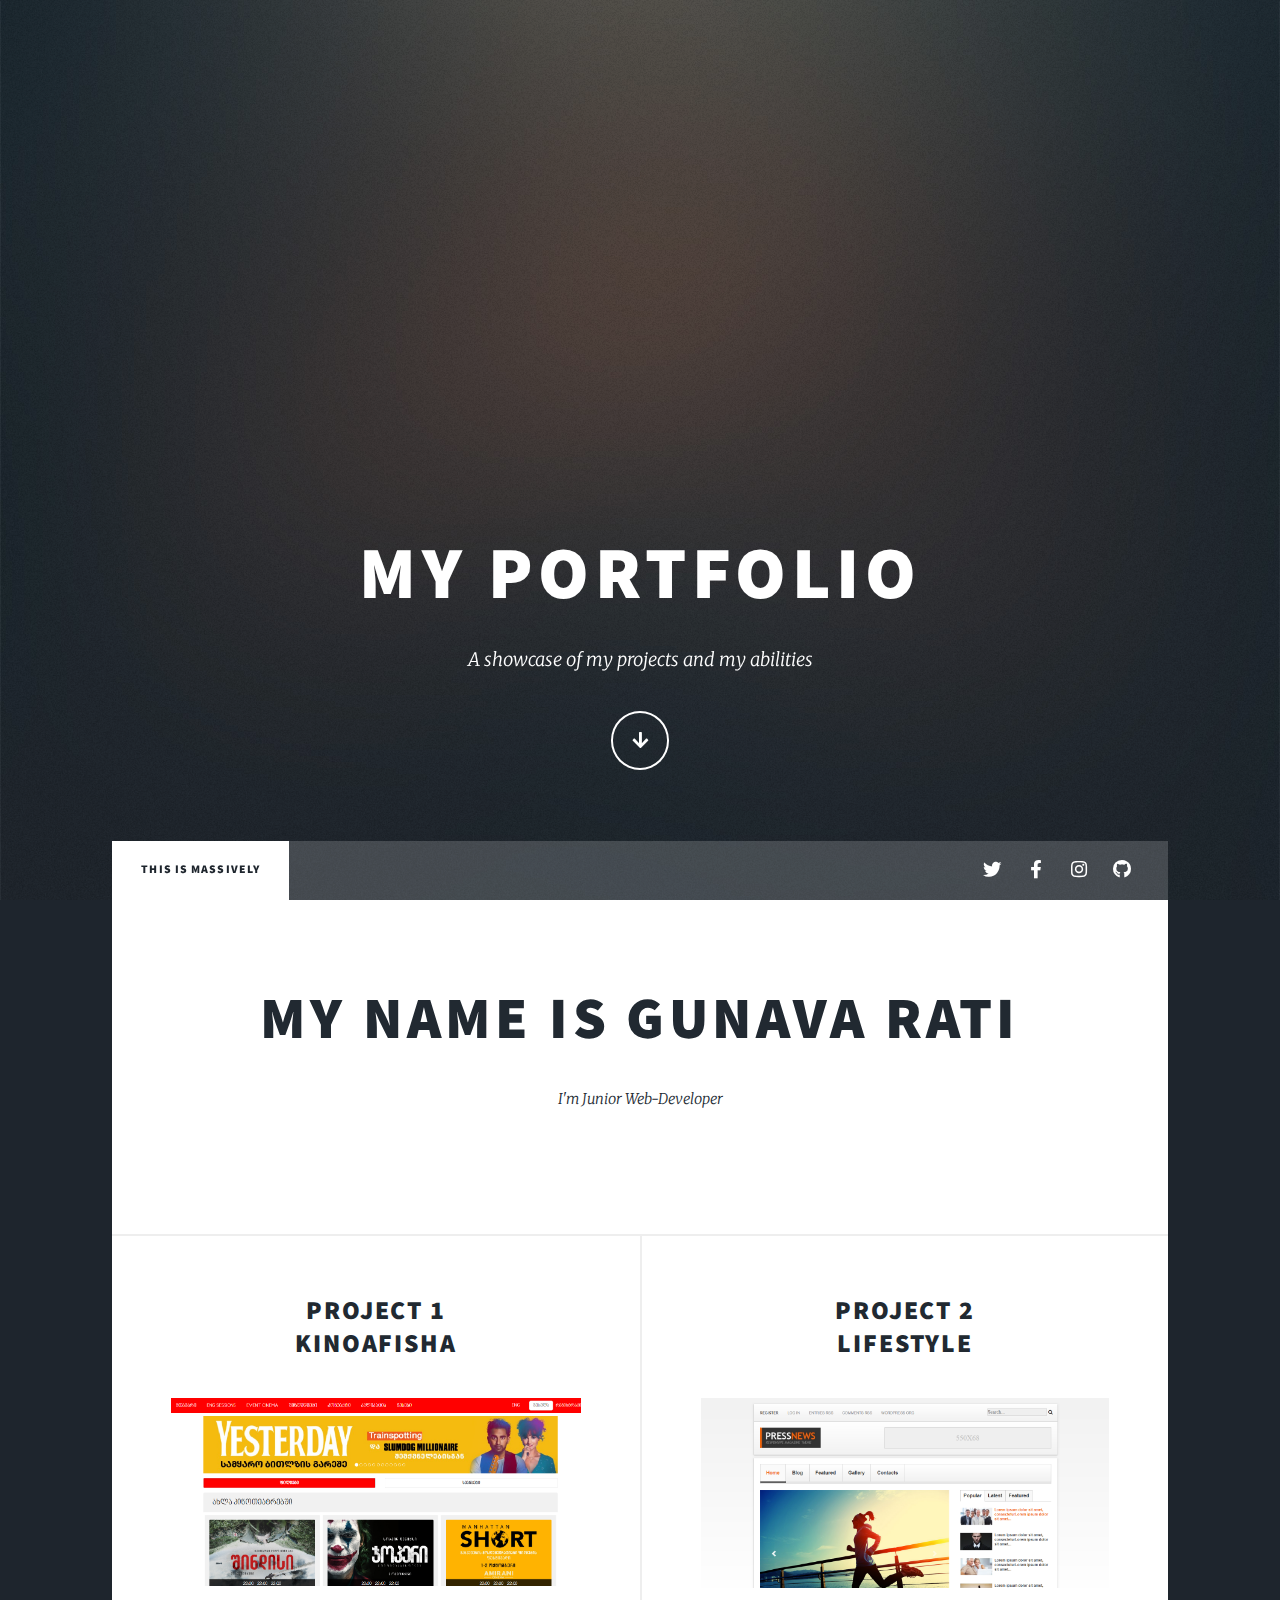
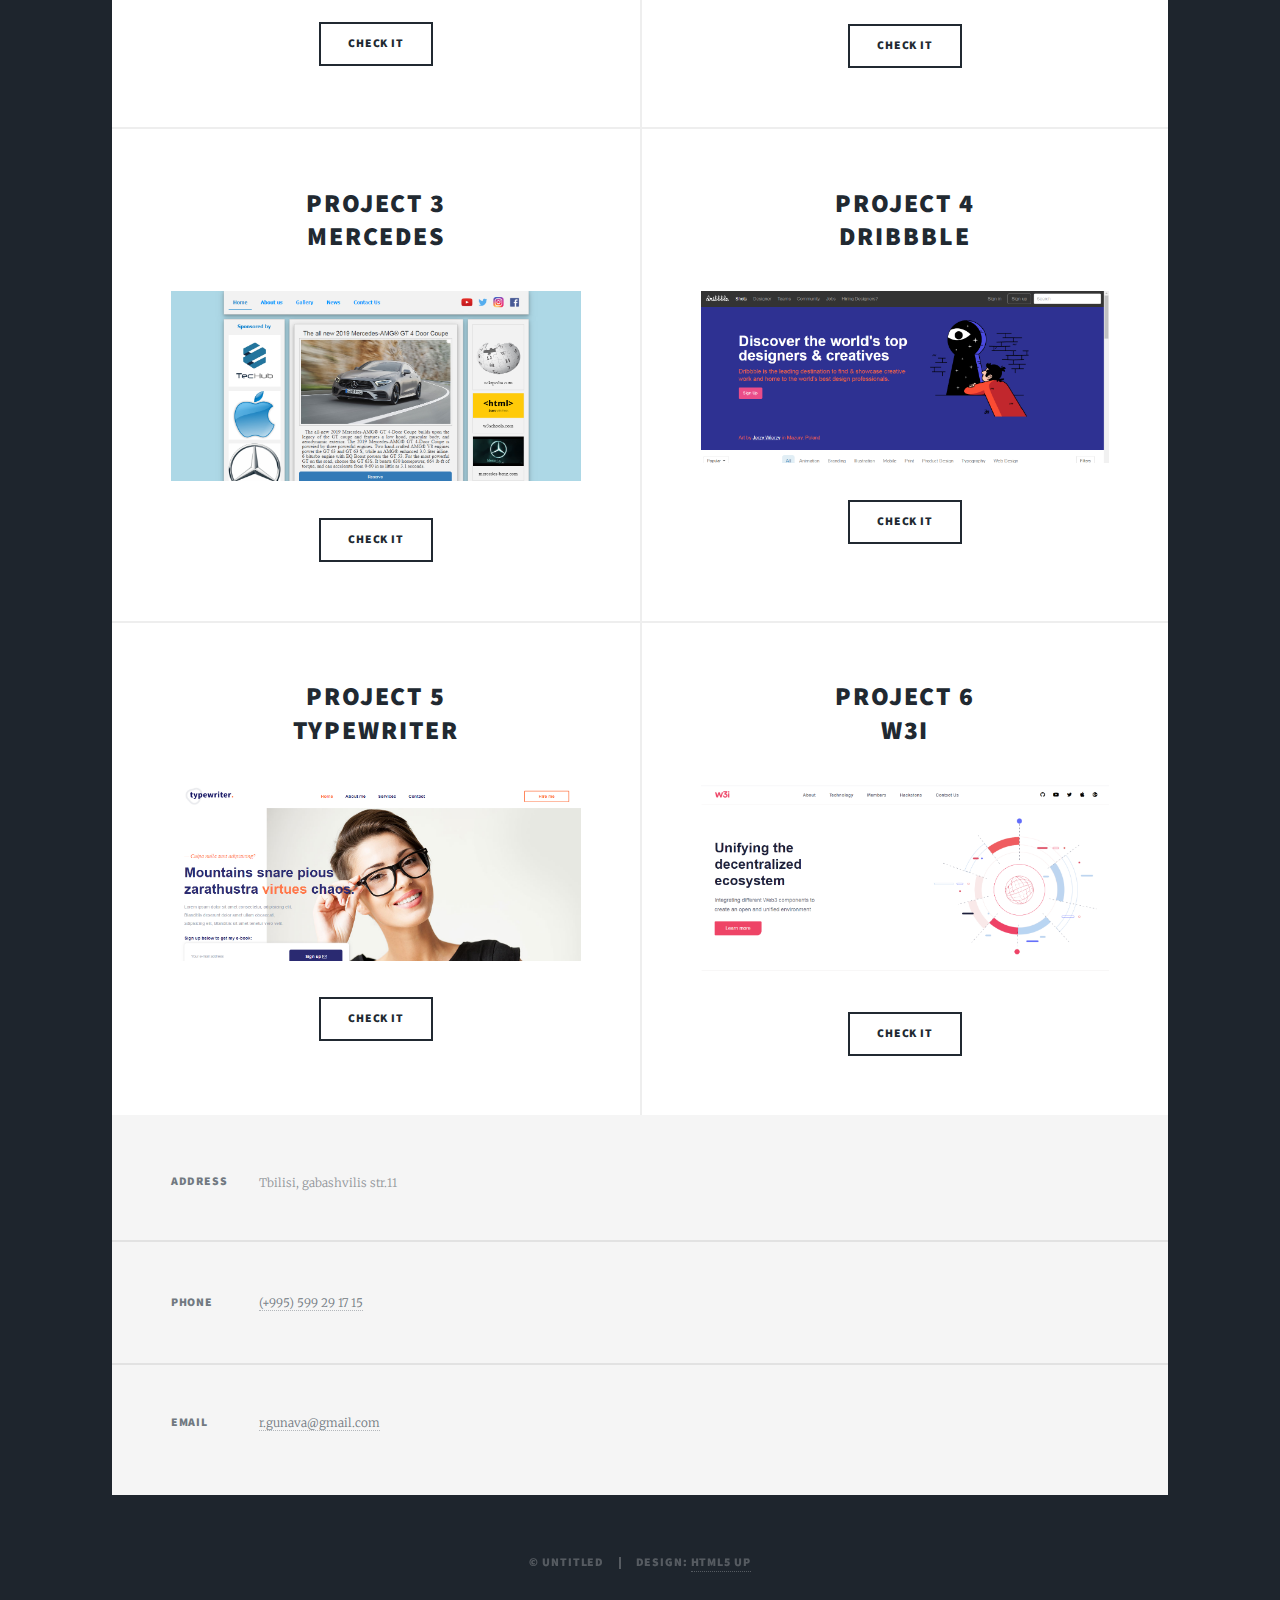
<file: index.html>
<!DOCTYPE HTML>
<!--
	Massively by HTML5 UP
	html5up.net | @ajlkn
	Free for personal and commercial use under the CCA 3.0 license (html5up.net/license)
-->
<html>
	<head>
		<title>Massively by HTML5 UP</title>
		<meta charset="utf-8" />
		<meta name="viewport" content="width=device-width, initial-scale=1, user-scalable=no" />
		<link rel="stylesheet" href="assets/css/main.css" />
		<noscript><link rel="stylesheet" href="assets/css/noscript.css" /></noscript>
	</head>
	<body class="is-preload">

		<!-- Wrapper -->
			<div id="wrapper" class="fade-in">

				<!-- Intro -->
					<div id="intro">
						<h1>My Portfolio</h1>
						<p>A showcase of my projects and my abilities</p>
						<ul class="actions">
							<li><a href="#header" class="button icon solid solo fa-arrow-down scrolly">Continue</a></li>
						</ul>
					</div>

				<!-- Header -->
					<header id="header">
						<a href="index.html" class="logo">Massively</a>
					</header>

				<!-- Nav -->
					<nav id="nav">
						<ul class="links">
							<li class="active"><a href="index.html">This is Massively</a></li>
						</ul>
						<ul class="icons">
							<li><a href="#" class="icon brands fa-twitter"><span class="label">Twitter</span></a></li>
							<li><a href="#" class="icon brands fa-facebook-f"><span class="label">Facebook</span></a></li>
							<li><a href="#" class="icon brands fa-instagram"><span class="label">Instagram</span></a></li>
							<li><a href="#" class="icon brands fa-github"><span class="label">GitHub</span></a></li>
						</ul>
					</nav>

				<!-- Main -->
					<div id="main">

						<!-- Featured Post -->
							<article class="post featured">
								<header class="major">									
									<h2><a href="#">My Name is Gunava Rati</a></h2>
									<p>I'm Junior Web-Developer</p>
								</header>								
							</article>

						<!-- Posts -->
							<section class="posts">
								<article>
									<header>										
										<h2><a href="./Websites/Kinoafisha/index.html">Project 1<br />
										Kinoafisha</a></h2>
									</header>
									<a href="./Websites/Kinoafisha/index.html" class="image fit"><img src="./Websites/Kinoafisha/imgs/kinoafisha.png" alt="" /></a>
									
									<ul class="actions special">
										<li><a href="./Websites/Kinoafisha/index.html" class="button">Check It</a></li>
									</ul>
								</article>
								<article>
									<header>										
										<h2><a href="./Websites/Lifestyle/index.html">Project 2<br />
										Lifestyle</a></h2>
									</header>
									<a href="./Websites/Lifestyle/index.html" class="image fit"><img src="./Websites/Lifestyle/imgs/life.png" alt="" /></a>
									
									<ul class="actions special">
										<li><a href="./Websites/Lifestyle/index.html" class="button">Check It</a></li>
									</ul>
								</article>
								<article>
									<header>										
										<h2><a href="./Websites/Cars/index.html">Project 3<br />
										Mercedes</a></h2>
									</header>
									<a href="./Websites/Cars/index.html" class="image fit"><img src="./Websites/Cars/imgs/cars.png" alt="" /></a>
									
									<ul class="actions special">
										<li><a href="./Websites/Cars/index.html" class="button">Check It</a></li>
									</ul>
								</article>
								<article>
									<header>										
										<h2><a href="./Websites/dribbble/index.html">Project 4<br />
										dribbble</a></h2>
									</header>
									<a href="./Websites/dribbble/index.html" class="image fit"><img src="./Websites/dribbble/imgs/dribbble.png" alt="" /></a>
									
									<ul class="actions special">
										<li><a href="./Websites/dribbble/index.html" class="button">Check It</a></li>
									</ul>
								</article>
								<article>
									<header>										
										<h2><a href="./Websites/Typewriter/index.html">Project 5<br />
										Typewriter</a></h2>
									</header>
									<a href="./Websites/Typewriter/index.html" class="image fit"><img src="./Websites/Typewriter/imgs/type.png" alt="" /></a>
									
									<ul class="actions special">
										<li><a href="./Websites/Typewriter/index.html" class="button">Check It</a></li>
									</ul>
								</article>
								<article>
									<header>										
										<h2><a href="./Websites/w3/index.html">Project 6<br />
										w3i</a></h2>
									</header>
									<a href="./Websites/w3/index.html" class="image fit"><img src="./Websites/w3/imgs/w3.png" alt="" /></a>
									
									<ul class="actions special">
										<li><a href="./Websites/w3/index.html" class="button">Check It</a></li>
									</ul>
								</article>								
							</section>

						<!-- Footer -->
							

					</div>

				<!-- Footer -->
					<footer id="footer">
						<section class="split contact">
							<section class="alt">
								<h3>Address</h3>
								<p>Tbilisi, gabashvilis str.11</p>
							</section>
							<section>
								<h3>Phone</h3>
								<p><a href="#">(+995) 599 29 17 15</a></p>
							</section>
							<section>
								<h3>Email</h3>
								<p><a href="#">r.gunava@gmail.com</a></p>
							</section>							
						</section>
					</footer>

				<!-- Copyright -->
					<div id="copyright">
						<ul><li>&copy; Untitled</li><li>Design: <a href="https://html5up.net">HTML5 UP</a></li></ul>
					</div>

			</div>

		<!-- Scripts -->
			<script src="assets/js/jquery.min.js"></script>
			<script src="assets/js/jquery.scrollex.min.js"></script>
			<script src="assets/js/jquery.scrolly.min.js"></script>
			<script src="assets/js/browser.min.js"></script>
			<script src="assets/js/breakpoints.min.js"></script>
			<script src="assets/js/util.js"></script>
			<script src="assets/js/main.js"></script>

	</body>
</html>
</file>
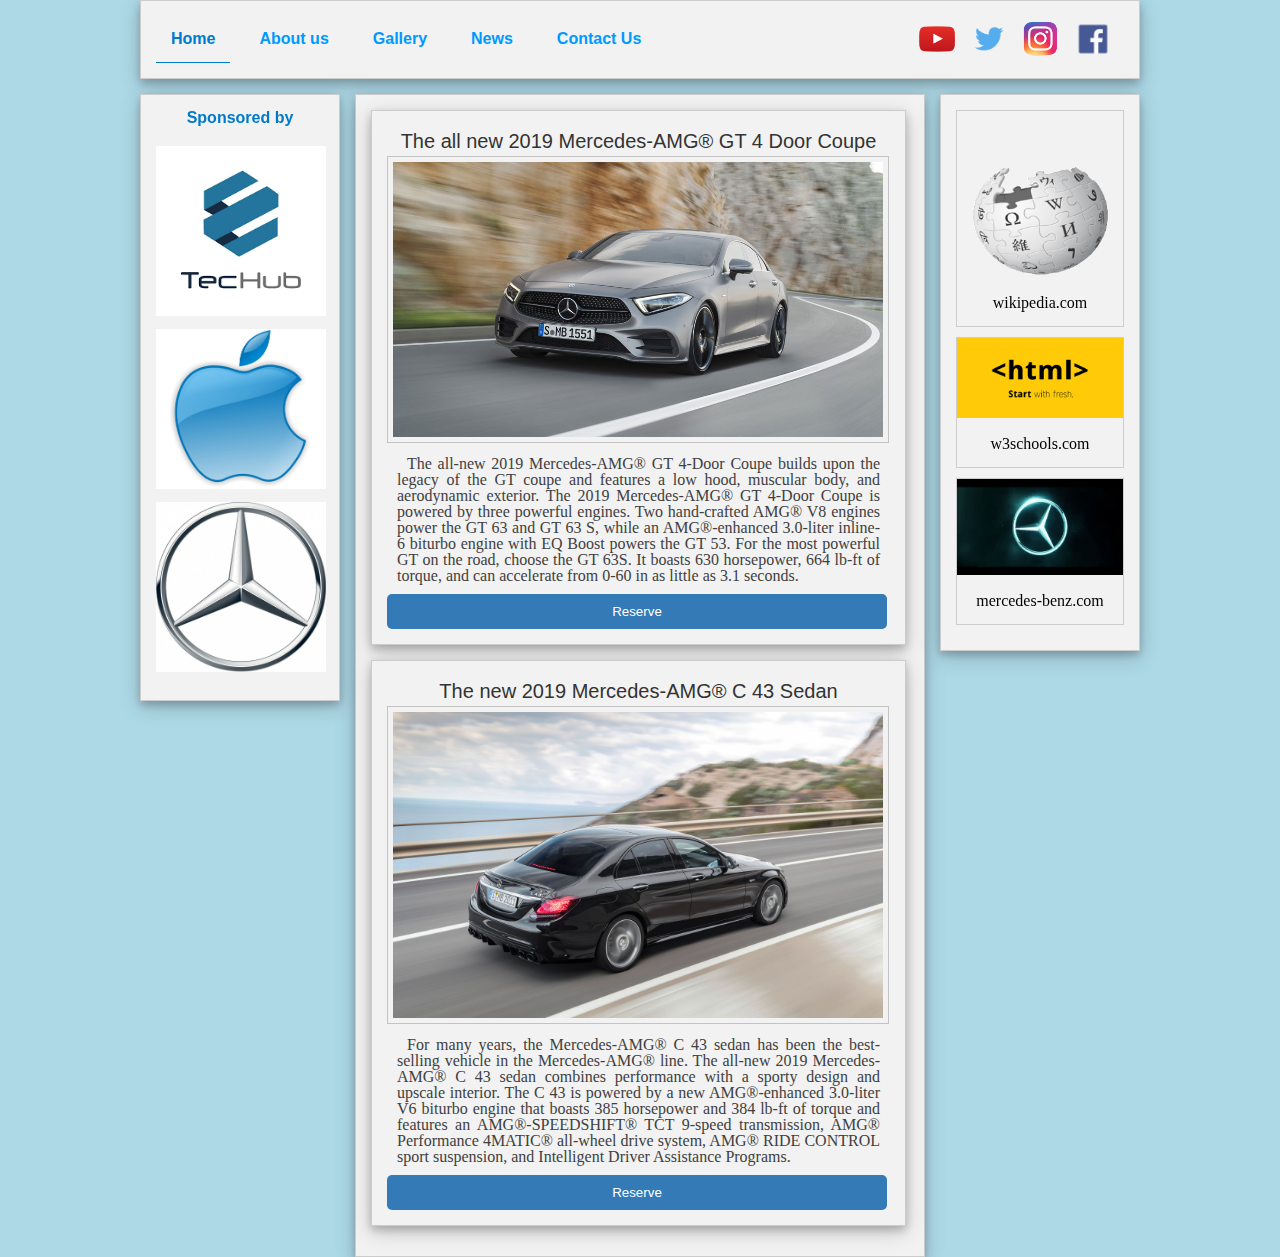
<file: Websites/Cars/index.html>
<!DOCTYPE html>
<html>
<head>
	<meta name="viewport" content="width=device-width, initial-scale=1">
    <title>Layouts</title>
    <link rel="stylesheet" type="text/css" href="reset.css">
    <link rel="stylesheet" type="text/css" href="style.css">
</head>
<body>
    

    <div class="container box clearfix">
        <ul class="menu clearfix" >
            <li>
                <a href="" id="active">Home</a>
            </li>
            <li>
                <a href="">About us</a>
            </li>
            <li>
                <a href="">Gallery</a>
            </li>
            <li>
                <a href="">News</a>
            </li>
            <li>
                <a href="">Contact Us</a>
            </li>
            
            <a href="https://www.facebook.com" target="_blank">
            	<img src="imgs/fb.png">
            </a>
            <a href="https://www.instagram.com" target="_blank">
            	<img src="imgs/insta.png">
            </a>
            <a href="https://www.twitter.com" target="_blank">
            	<img src="imgs/twitter.png">
            </a>
            <a href="https://www.youtube.com" target="_blank">
            	<img src="imgs/youtube.png">
            </a>

        </ul>
    </div>

    <div class="container clearfix">        
        <div class="left-block box left">
        <h1>Sponsored by</h1>        	
        	<img src="imgs/techub.png" style="width: 170px;">
        	<img src="imgs/apple.jpg" style="width: 170px;">
        	<img src="imgs/mercedes.jpg" style="width: 170px;">        	
        </div>
        
        <div class="middle-block box left">
            <div class="box main-inner">
            	<h3>The all new 2019 Mercedes-AMG® GT 4 Door Coupe</h3>
            	<img src="imgs/car-1.jpg">           	     		
            		
            		<p>The all-new 2019 Mercedes-AMG® GT 4-Door Coupe builds upon the legacy of the GT coupe and features a low hood, muscular body, and aerodynamic exterior. The 2019 Mercedes-AMG® GT 4-Door Coupe is powered by three powerful engines. Two hand-crafted AMG® V8 engines power the GT 63 and GT 63 S, while an AMG®-enhanced 3.0-liter inline-6 biturbo engine with EQ Boost powers the GT 53. For the most powerful GT on the road, choose the GT 63S. It boasts 630 horsepower, 664 lb-ft of torque, and can accelerate from 0-60 in as little as 3.1 seconds.</p>
            	
            	<button type="submit">Reserve</button>         	

            </div>            
            <div class="box main-inner">
            	<h3>The new 2019 Mercedes-AMG® C 43 Sedan</h3>
            	<img src="imgs/car-2.jpg">            	     		
            		
            		<p>For many years, the Mercedes-AMG® C 43 sedan has been the best-selling vehicle in the Mercedes-AMG® line. The all-new 2019 Mercedes-AMG® C 43 sedan combines performance with a sporty design and upscale interior. The C 43 is powered by a new AMG®-enhanced 3.0-liter V6 biturbo engine that boasts 385 horsepower and 384 lb-ft of torque and features an AMG®-SPEEDSHIFT® TCT 9-speed transmission, AMG® Performance 4MATIC® all-wheel drive system, AMG® RIDE CONTROL sport suspension, and Intelligent Driver Assistance Programs.</p>
            	
            	<button type="submit">Reserve</button>         	

            </div>

        </div>       

        <div class="right-block box left">
        	<div class="gallery">
        		<a href="https://www.wikipedia.com">
        		<img src="imgs/wiki.gif">	        	
	        		<div class="desc">wikipedia.com</div>
	        	</a>
        	</div>

        	<div class="gallery">
        		<a href="https://www.w3schools.com">
        		<img src="imgs/html.gif">	        	
	        		<div class="desc">w3schools.com</div>
	        	</a>
        	</div>

        	<div class="gallery">
        		<a href="https://www.mercedes-benz.com">
        		<img src="imgs/banner-1.gif">	        	
	        		<div class="desc">mercedes-benz.com</div>
	        	</a>
        	</div>
    	</div>
    </div>
    


    <!-- <div style="overflow:hidden;position: absolute; top:0; margin:auto; left:0; right:0; bottom:0; background-color:red; width:100px;height:100px;">
        <div style="width:30px;height:30px;background: green; position: absolute;left:-10px;top:-10px;">
    </div> -->

</body>
</html>
</file>
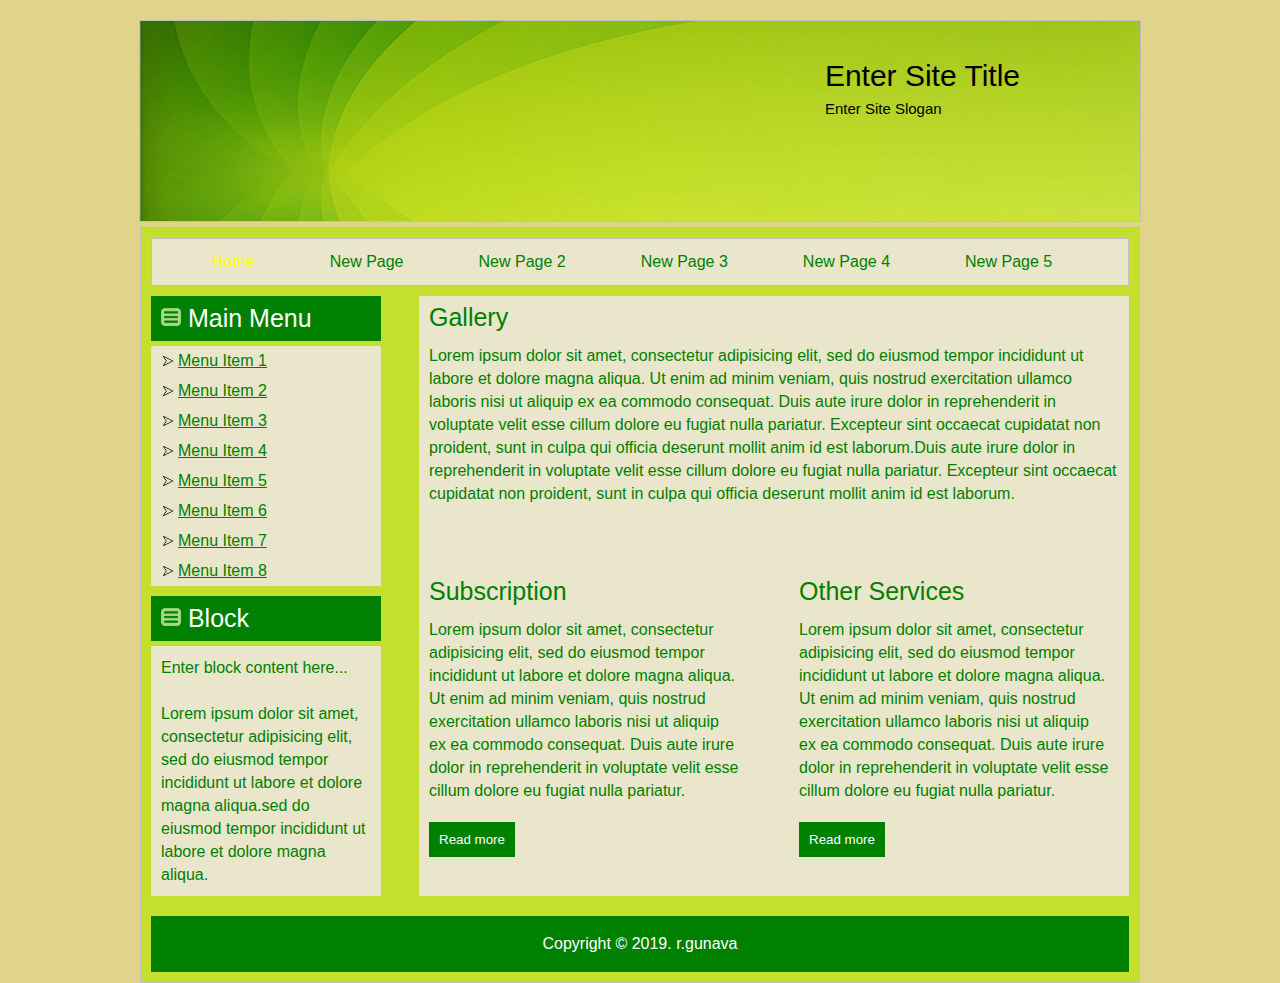
<file: Websites/Fixed/index.html>
<!DOCTYPE html>
<html>
<head>
	<link rel="stylesheet" type="text/css" href="reset.css">
    <link rel="stylesheet" type="text/css" href="styles.css">
	<title>test</title>
</head>
<body>
	<div class="container box">		
		<img src="imgs/cont-img.jpg">
		<div class="top-right">
			<h2>Enter Site Title<h2>
			<h4>Enter Site Slogan<h4>
		</div>
	</div>

	<div class="main clearfix">
		<ul class="menu clearfix">
			<li>
                <a href="" id="active">Home</a>
            </li>
            <li>
                <a href="">New Page</a>
            </li>
            <li>
                <a href="">New Page 2</a>
            </li>
            <li>
                <a href="">New Page 3</a>
            </li>
            <li>
                <a href="">New Page 4</a>
            </li>
            <li>
                <a href="">New Page 5</a>
            </li>
		</ul>
		<div > <!-- test -->
			<div class="left-block left">
				<div class="left-menu">
				<h1>
				<img src="imgs/menu-icon-2.png">
				Main Menu
				</h1>
				<ul>
					<li>
						<a href=""><img src="imgs/right-arrow.png">Menu Item 1</a>
					</li>
					<li>
						<a href=""><img src="imgs/right-arrow.png">Menu Item 2</a>
					</li>
					<li>
						<a href=""><img src="imgs/right-arrow.png">Menu Item 3</a>
					</li>
					<li>
						<a href=""><img src="imgs/right-arrow.png">Menu Item 4</a>
					</li>
					<li>
						<a href=""><img src="imgs/right-arrow.png">Menu Item 5</a>
					</li>
					<li>
						<a href=""><img src="imgs/right-arrow.png">Menu Item 6</a>
					</li>
					<li>
						<a href=""><img src="imgs/right-arrow.png">Menu Item 7</a>
					</li>
					<li>
						<a href=""><img src="imgs/right-arrow.png">Menu Item 8</a>
					</li>
				</ul>					
				</div>
				<div class="left-menu">
					<h1>
					<img src="imgs/menu-icon-2.png">
					Block
					</h1>
				
					<p>
					Enter block content here...
					<br>
					<br>
					Lorem ipsum dolor sit amet, consectetur adipisicing elit, sed do eiusmod
					tempor incididunt ut labore et dolore magna aliqua.sed do eiusmod
					tempor incididunt ut labore et dolore magna aliqua.
					</p>

				</div>
			</div>
			<div class="right-block right">
				<div class="gallery">
					<h1>Gallery</h1>
					<p>Lorem ipsum dolor sit amet, consectetur adipisicing elit, sed do eiusmod
					tempor incididunt ut labore et dolore magna aliqua. Ut enim ad minim veniam,
					quis nostrud exercitation ullamco laboris nisi ut aliquip ex ea commodo
					consequat. Duis aute irure dolor in reprehenderit in voluptate velit esse
					cillum dolore eu fugiat nulla pariatur. Excepteur sint occaecat cupidatat non
					proident, sunt in culpa qui officia deserunt mollit anim id est laborum.Duis aute irure dolor in reprehenderit in voluptate velit esse
					cillum dolore eu fugiat nulla pariatur. Excepteur sint occaecat cupidatat non
					proident, sunt in culpa qui officia deserunt mollit anim id est laborum.
					</p>
				</div>
				<div class="sub left">
					<h1>Subscription</h1>
					<p>Lorem ipsum dolor sit amet, consectetur adipisicing elit, sed do eiusmod
					tempor incididunt ut labore et dolore magna aliqua. Ut enim ad minim veniam,
					quis nostrud exercitation ullamco laboris nisi ut aliquip ex ea commodo
					consequat. Duis aute irure dolor in reprehenderit in voluptate velit esse
					cillum dolore eu fugiat nulla pariatur.
					</p>
					<button>Read more</button>
				</div>
				<div class="other left">
					<h1>Other Services</h1>
					<p>Lorem ipsum dolor sit amet, consectetur adipisicing elit, sed do eiusmod
					tempor incididunt ut labore et dolore magna aliqua. Ut enim ad minim veniam,
					quis nostrud exercitation ullamco laboris nisi ut aliquip ex ea commodo
					consequat. Duis aute irure dolor in reprehenderit in voluptate velit esse
					cillum dolore eu fugiat nulla pariatur.
					</p>
					<button>Read more</button>
				</div>
			</div>
		</div>
		<div class="footer">
			<p>Copyright &copy; 2019. r.gunava</p>
		</div>
		
	</div>


</body>
</html>
</file>
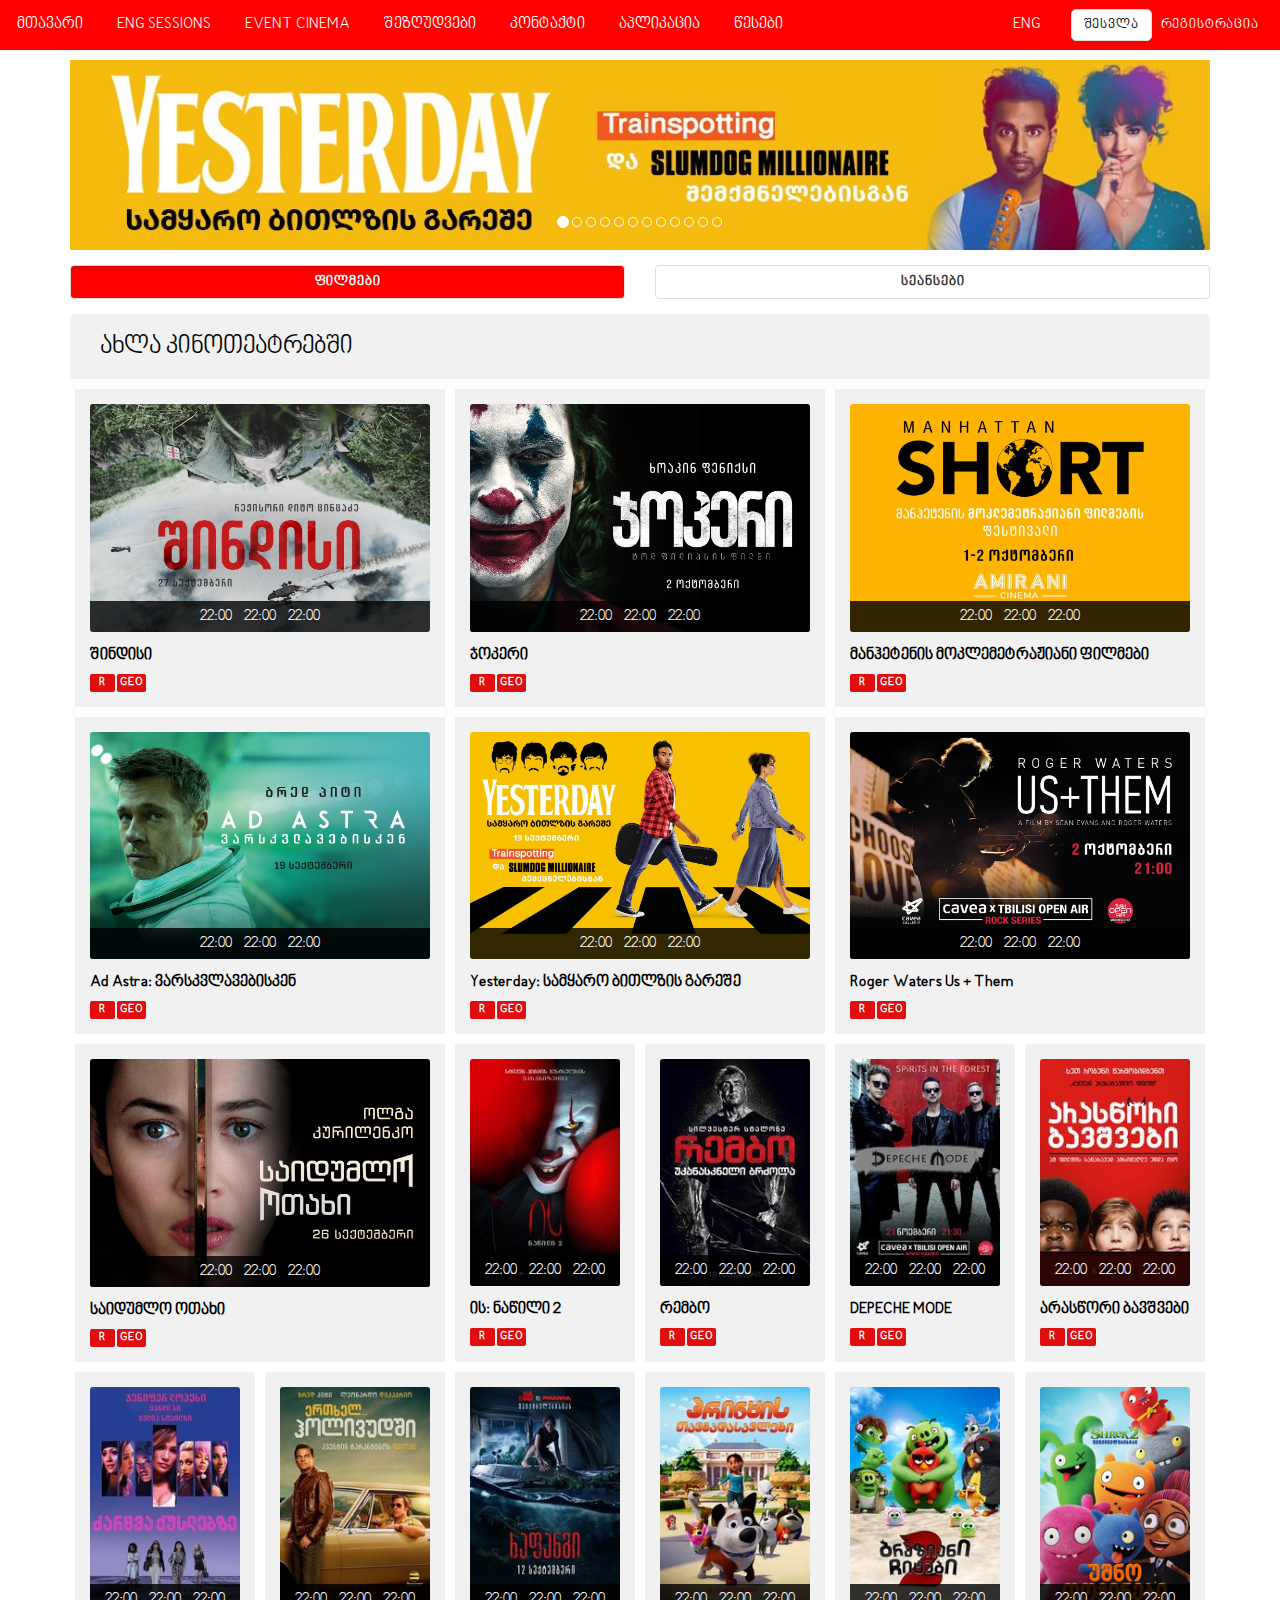
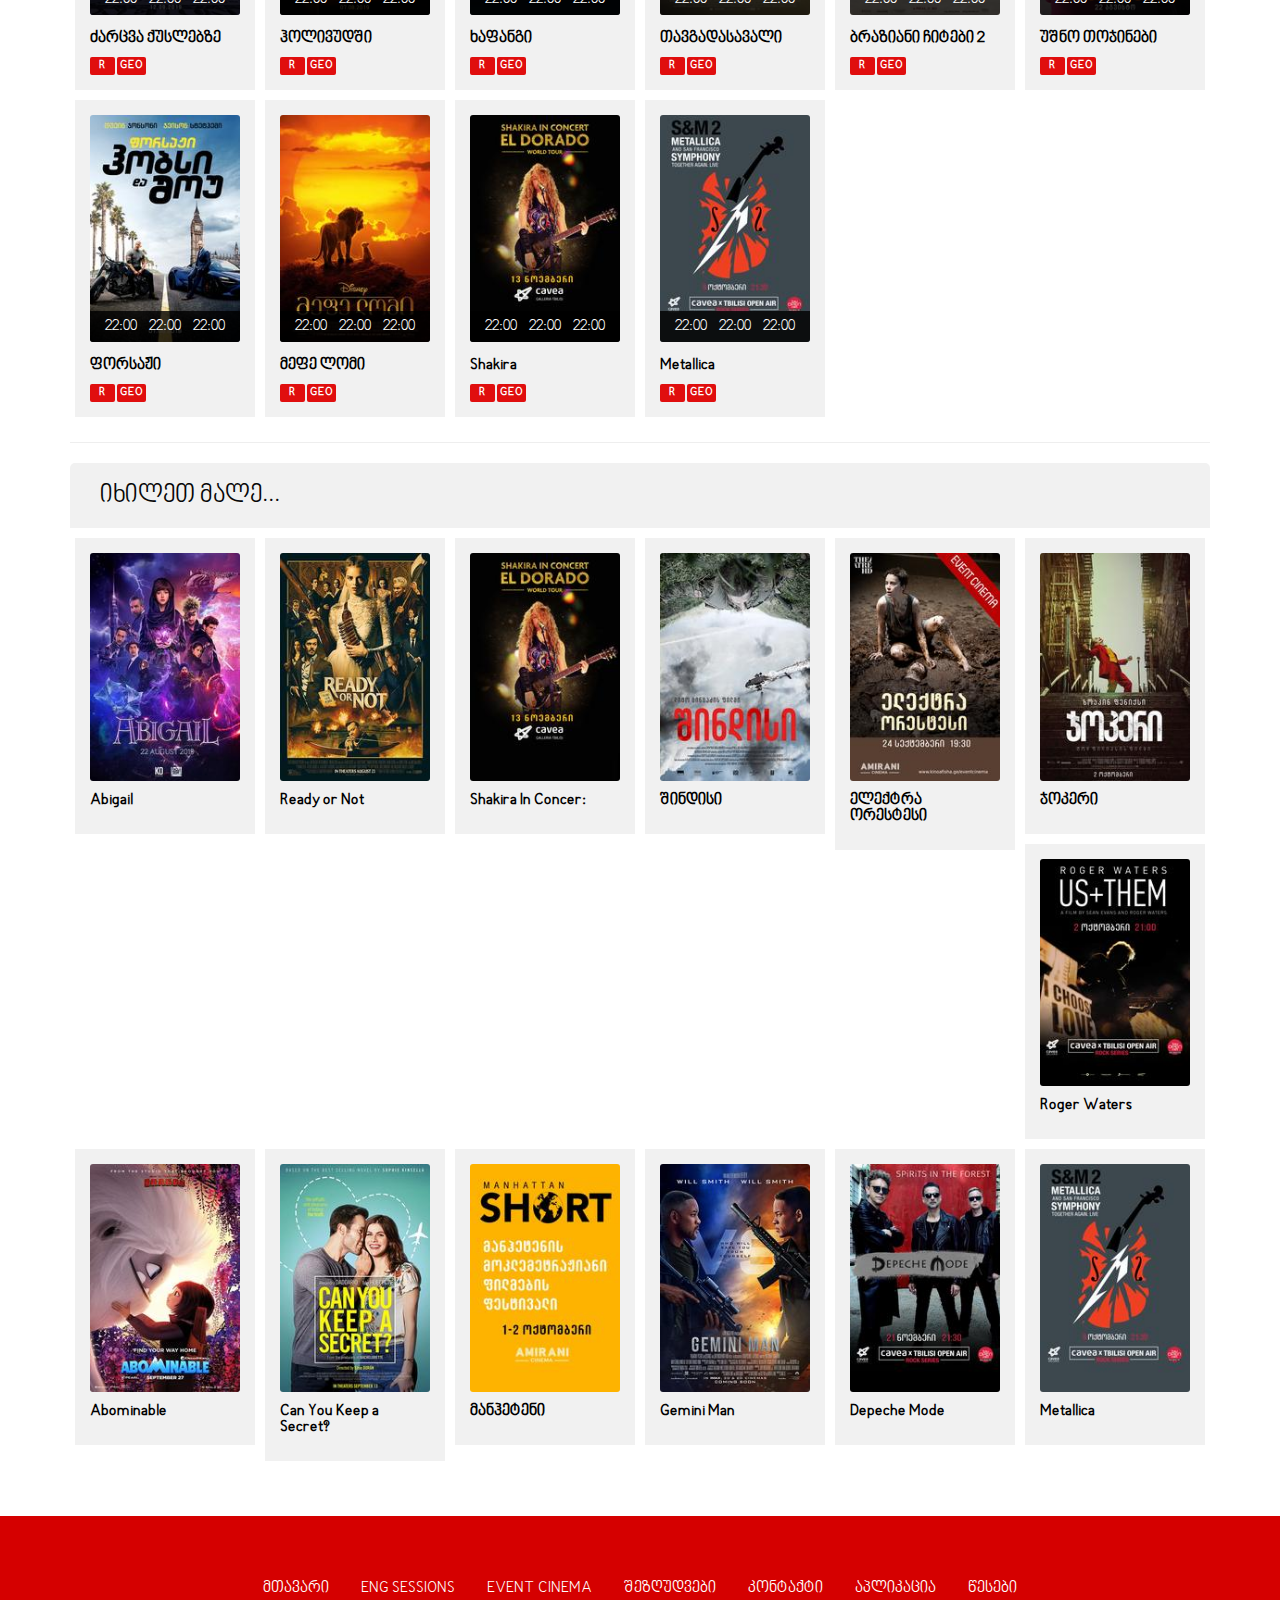
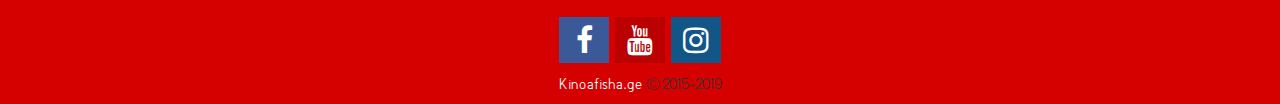
<file: Websites/Kinoafisha/index.html>
<!DOCTYPE html>
<html lang="en">
  <head>
    <meta charset="UTF-8" />
    <meta name="viewport" content="width=device-width, initial-scale=1.0" />
    <link
      rel="stylesheet"
      href="https://cdnjs.cloudflare.com/ajax/libs/font-awesome/4.7.0/css/font-awesome.min.css"
    />
    <meta http-equiv="X-UA-Compatible" content="ie=edge" />

    <link
      rel="stylesheet"
      href="https://maxcdn.bootstrapcdn.com/bootstrap/3.4.0/css/bootstrap.min.css"
    />
    <script src="https://ajax.googleapis.com/ajax/libs/jquery/3.4.1/jquery.min.js"></script>
    <script src="https://maxcdn.bootstrapcdn.com/bootstrap/3.4.0/js/bootstrap.min.js"></script>

    <link rel="stylesheet" href="reset.css" />
    <link rel="stylesheet" href="styles.css" />

    <link rel="shortcut icon" href="./imgs/logo.png" />

    <title>Kinoafisha</title>
  </head>
  <body>
    <nav class="flexbox m-bottom">
      <ul class="flexbox">
        <li>მთავარი</li>
        <li>ENG SESSIONS</li>
        <li>EVENT CINEMA</li>
        <li>შეზღუდვები</li>
        <li>კონტაქტი</li>
        <li>აპლიკაცია</li>
        <li>წესები</li>
      </ul>
      <ol class="flexbox">
        <li>ENG</li>
        <li>
          <button class="btn-white">შესვლა</button>
          <button class="btn-red">რეგისტრაცია</button>
        </li>
      </ol>
    </nav>

    <main class="container">
      <div id="myCarousel" class="carousel slide" data-ride="carousel">
        <!-- Indicators -->
        <ol class="carousel-indicators">
          <li data-target="#myCarousel" data-slide-to="0" class="active"></li>
          <li data-target="#myCarousel" data-slide-to="1"></li>
          <li data-target="#myCarousel" data-slide-to="2"></li>
          <li data-target="#myCarousel" data-slide-to="3"></li>
          <li data-target="#myCarousel" data-slide-to="4"></li>
          <li data-target="#myCarousel" data-slide-to="5"></li>
          <li data-target="#myCarousel" data-slide-to="6"></li>
          <li data-target="#myCarousel" data-slide-to="7"></li>
          <li data-target="#myCarousel" data-slide-to="8"></li>
          <li data-target="#myCarousel" data-slide-to="9"></li>
          <li data-target="#myCarousel" data-slide-to="10"></li>
          <li data-target="#myCarousel" data-slide-to="11"></li>
        </ol>

        <!-- Wrapper for slides -->
        <div class="carousel-inner">
          <div class="item active">
            <img src="imgs/img-1.jpg" alt="Los Angeles" style="width:100%;" />
          </div>

          <div class="item">
            <img src="imgs/img-2.jpg" alt="Chicago" style="width:100%;" />
          </div>

          <div class="item">
            <img src="imgs/img-3.jpg" alt="New york" style="width:100%;" />
          </div>

          <div class="item">
            <img src="imgs/img-4.jpg" alt="Chicago" style="width:100%;" />
          </div>

          <div class="item">
            <img src="imgs/img-5.jpg" alt="New york" style="width:100%;" />
          </div>

          <div class="item">
            <img src="imgs/img-6.jpg" alt="Chicago" style="width:100%;" />
          </div>

          <div class="item">
            <img src="imgs/img-7.jpg" alt="New york" style="width:100%;" />
          </div>

          <div class="item">
            <img src="imgs/img-8.png" alt="Chicago" style="width:100%;" />
          </div>

          <div class="item">
            <img src="imgs/img-9.jpg" alt="New york" style="width:100%;" />
          </div>

          <div class="item">
            <img src="imgs/img-10.jpg" alt="New york" style="width:100%;" />
          </div>

          <div class="item">
            <img src="imgs/img-11.jpg" alt="New york" style="width:100%;" />
          </div>

          <div class="item">
            <img src="imgs/img-12.jpg" alt="New york" style="width:100%;" />
          </div>
        </div>
      </div>
      <div class="row form-group">
        <div class="col-sm-6">
          <button type="button" class="btn active btn-block btn-bold">
            ფილმები
          </button>
        </div>
        <div class="col-sm-6">
          <button type="button" class="btn btn-default btn-block btn-bold">
            სეანსები
          </button>
        </div>
      </div>

      <div class="movie-header m-bottom">ახლა კინოთეატრებში</div>

      <div class="flexbox movies">
        <div class="movie">
          <div class="movie-avatar">
            <img
              src="imgs/Shindisi.jpg"
              class="movie-avatar-soon"
              alt="შინდისი"
            />
            <div class="movie-sessions flexbox">
              <a href="#">22:00</a>
              <a href="#">22:00</a>
              <a href="#">22:00</a>
            </div>
          </div>
          <h5>შინდისი</h5>
          <div class="ratings flexbox">
            <div>r</div>
            <div>geo</div>
          </div>
        </div>
        <div class="movie">
          <div class="movie-avatar">
            <img src="imgs/Joker.jpg" class="movie-avatar-soon" alt="შინდისი" />
            <div class="movie-sessions flexbox">
              <a href="#">22:00</a>
              <a href="#">22:00</a>
              <a href="#">22:00</a>
            </div>
          </div>
          <h5>ჯოკერი</h5>
          <div class="ratings flexbox">
            <div>r</div>
            <div>geo</div>
          </div>
        </div>
        <div class="movie">
          <div class="movie-avatar">
            <img
              src="imgs/Manhattan.jpg"
              class="movie-avatar-soon"
              alt="შინდისი"
            />
            <div class="movie-sessions flexbox">
              <a href="#">22:00</a>
              <a href="#">22:00</a>
              <a href="#">22:00</a>
            </div>
          </div>
          <h5>მანჰეტენის მოკლემეტრაჟიანი ფილმები</h5>
          <div class="ratings flexbox">
            <div>r</div>
            <div>geo</div>
          </div>
        </div>
      </div>
      <div class="flexbox movies">
        <div class="movie">
          <div class="movie-avatar">
            <img src="imgs/Astra.jpg" class="movie-avatar-soon" alt="შინდისი" />
            <div class="movie-sessions flexbox">
              <a href="#">22:00</a>
              <a href="#">22:00</a>
              <a href="#">22:00</a>
            </div>
          </div>
          <h5>Ad Astra: ვარსკვლავებისკენ</h5>
          <div class="ratings flexbox">
            <div>r</div>
            <div>geo</div>
          </div>
        </div>
        <div class="movie">
          <div class="movie-avatar">
            <img
              src="imgs/Yesterday.jpg"
              class="movie-avatar-soon"
              alt="შინდისი"
            />
            <div class="movie-sessions flexbox">
              <a href="#">22:00</a>
              <a href="#">22:00</a>
              <a href="#">22:00</a>
            </div>
          </div>
          <h5>Yesterday: სამყარო ბითლზის გარეშე</h5>
          <div class="ratings flexbox">
            <div>r</div>
            <div>geo</div>
          </div>
        </div>
        <div class="movie">
          <div class="movie-avatar">
            <img
              src="imgs/Roger Waters.jpg"
              class="movie-avatar-soon"
              alt="შინდისი"
            />
            <div class="movie-sessions flexbox">
              <a href="#">22:00</a>
              <a href="#">22:00</a>
              <a href="#">22:00</a>
            </div>
          </div>
          <h5>Roger Waters Us + Them</h5>
          <div class="ratings flexbox">
            <div>r</div>
            <div>geo</div>
          </div>
        </div>
      </div>
      <div class="flexbox movies">
        <div class="movie">
          <div class="movie-avatar" style="width: 340px">
            <img
              src="imgs/The Room.jpg"
              class="movie-avatar-soon"
              alt="შინდისი"
            />
            <div class="movie-sessions flexbox">
              <a href="#">22:00</a>
              <a href="#">22:00</a>
              <a href="#">22:00</a>
            </div>
          </div>
          <h5>საიდუმლო ოთახი</h5>
          <div class="ratings flexbox">
            <div>r</div>
            <div>geo</div>
          </div>
        </div>
        <div class="movie">
          <div class="movie-avatar" style="width: 150px">
            <img
              src="imgs/it.jpg"
              class="movie-avatar-soon"
              alt="შინდისი"
              width="100%"
              height="227"
            />
            <div class="movie-sessions flexbox">
              <a href="#">22:00</a>
              <a href="#">22:00</a>
              <a href="#">22:00</a>
            </div>
          </div>
          <h5>ის: ნაწილი 2</h5>
          <div class="ratings flexbox">
            <div>r</div>
            <div>geo</div>
          </div>
        </div>
        <div class="movie">
          <div class="movie-avatar" style="width: 150px">
            <img
              src="imgs/Rambo.jpg"
              class="movie-avatar-soon"
              alt="შინდისი"
              width="100%"
              height="227"
            />
            <div class="movie-sessions flexbox">
              <a href="#">22:00</a>
              <a href="#">22:00</a>
              <a href="#">22:00</a>
            </div>
          </div>
          <h5>რემბო</h5>
          <div class="ratings flexbox">
            <div>r</div>
            <div>geo</div>
          </div>
        </div>
        <div class="movie">
          <div class="movie-avatar" style="width: 150px">
            <img
              src="imgs/Depeche.jpg"
              class="movie-avatar-soon"
              alt="შინდისი"
              width="100%"
              height="227"
            />
            <div class="movie-sessions flexbox">
              <a href="#">22:00</a>
              <a href="#">22:00</a>
              <a href="#">22:00</a>
            </div>
          </div>
          <h5>DEPECHE MODE</h5>
          <div class="ratings flexbox">
            <div>r</div>
            <div>geo</div>
          </div>
        </div>
        <div class="movie">
          <div class="movie-avatar" style="width: 150px">
            <img
              src="imgs/Good Boys.jpg"
              class="movie-avatar-soon"
              alt="შინდისი"
              width="100%"
              height="227"
            />
            <div class="movie-sessions flexbox">
              <a href="#">22:00</a>
              <a href="#">22:00</a>
              <a href="#">22:00</a>
            </div>
          </div>
          <h5>არასწორი ბავშვები</h5>
          <div class="ratings flexbox">
            <div>r</div>
            <div>geo</div>
          </div>
        </div>
      </div>
      <div class="flexbox movies">
        <div class="movie">
          <div class="movie-avatar">
            <img src="imgs/qq.jpg" class="movie-avatar-soon" alt="შინდისი" />
            <div class="movie-sessions flexbox">
              <a href="#">22:00</a>
              <a href="#">22:00</a>
              <a href="#">22:00</a>
            </div>
          </div>
          <h5>ძარცვა ქუსლებზე</h5>
          <div class="ratings flexbox">
            <div>r</div>
            <div>geo</div>
          </div>
        </div>
        <div class="movie">
          <div class="movie-avatar">
            <img src="imgs/hol.jpg" class="movie-avatar-soon" alt="შინდისი" />
            <div class="movie-sessions flexbox">
              <a href="#">22:00</a>
              <a href="#">22:00</a>
              <a href="#">22:00</a>
            </div>
          </div>
          <h5>ჰოლივუდში</h5>
          <div class="ratings flexbox">
            <div>r</div>
            <div>geo</div>
          </div>
        </div>
        <div class="movie">
          <div class="movie-avatar">
            <img src="imgs/xaf1.jpg" class="movie-avatar-soon" alt="შინდისი" />
            <div class="movie-sessions flexbox">
              <a href="#">22:00</a>
              <a href="#">22:00</a>
              <a href="#">22:00</a>
            </div>
          </div>
          <h5>ხაფანგი</h5>
          <div class="ratings flexbox">
            <div>r</div>
            <div>geo</div>
          </div>
        </div>
        <div class="movie">
          <div class="movie-avatar">
            <img src="imgs/princ.jpg" class="movie-avatar-soon" alt="შინდისი" />
            <div class="movie-sessions flexbox">
              <a href="#">22:00</a>
              <a href="#">22:00</a>
              <a href="#">22:00</a>
            </div>
          </div>
          <h5>თავგადასავალი</h5>
          <div class="ratings flexbox">
            <div>r</div>
            <div>geo</div>
          </div>
        </div>
        <div class="movie">
          <div class="movie-avatar">
            <img src="imgs/angry.jpg" class="movie-avatar-soon" alt="შინდისი" />
            <div class="movie-sessions flexbox">
              <a href="#">22:00</a>
              <a href="#">22:00</a>
              <a href="#">22:00</a>
            </div>
          </div>
          <h5>ბრაზიანი ჩიტები 2</h5>
          <div class="ratings flexbox">
            <div>r</div>
            <div>geo</div>
          </div>
        </div>
        <div class="movie">
          <div class="movie-avatar">
            <img src="imgs/ugly.png" class="movie-avatar-soon" alt="შინდისი" />
            <div class="movie-sessions flexbox">
              <a href="#">22:00</a>
              <a href="#">22:00</a>
              <a href="#">22:00</a>
            </div>
          </div>
          <h5>უშნო თოჯინები</h5>
          <div class="ratings flexbox">
            <div>r</div>
            <div>geo</div>
          </div>
        </div>
      </div>
      <div class="flexbox movies">
        <div class="movie">
          <div class="movie-avatar" style="width: 150px">
            <img
              src="imgs/fast.jpg"
              class="movie-avatar-soon"
              alt="შინდისი"
              width="100%"
              height="227"
            />
            <div class="movie-sessions flexbox">
              <a href="#">22:00</a>
              <a href="#">22:00</a>
              <a href="#">22:00</a>
            </div>
          </div>
          <h5>ფორსაჟი</h5>
          <div class="ratings flexbox">
            <div>r</div>
            <div>geo</div>
          </div>
        </div>
        <div class="movie">
          <div class="movie-avatar" style="width: 150px">
            <img
              src="imgs/lion1.jpg"
              class="movie-avatar-soon"
              alt="შინდისი"
              width="100%"
              height="227"
            />
            <div class="movie-sessions flexbox">
              <a href="#">22:00</a>
              <a href="#">22:00</a>
              <a href="#">22:00</a>
            </div>
          </div>
          <h5>მეფე ლომი</h5>
          <div class="ratings flexbox">
            <div>r</div>
            <div>geo</div>
          </div>
        </div>
        <div class="movie">
          <div class="movie-avatar" style="width: 150px;">
            <img
              src="imgs/shakira.jpg"
              class="movie-avatar-soon"
              alt="შინდისი"
              width="100%"
              height="227"
            />
            <div class="movie-sessions flexbox">
              <a href="#">22:00</a>
              <a href="#">22:00</a>
              <a href="#">22:00</a>
            </div>
          </div>
          <h5>Shakira</h5>
          <div class="ratings flexbox">
            <div>r</div>
            <div>geo</div>
          </div>
        </div>
        <div class="movie">
          <div class="movie-avatar" style="width: 150px">
            <img
              src="imgs/metalika.jpg"
              class="movie-avatar-soon"
              alt="შინდისი"
              width="100%"
              height="227"
            />
            <div class="movie-sessions flexbox">
              <a href="#">22:00</a>
              <a href="#">22:00</a>
              <a href="#">22:00</a>
            </div>
          </div>
          <h5>Metallica</h5>
          <div class="ratings flexbox">
            <div>r</div>
            <div>geo</div>
          </div>
        </div>
      </div>
      <hr />

      <div class="movie-header m-bottom">იხილეთ მალე...</div>

      <div class="row grid-row">
        <div class="col-sm-2 kino">
          <div class="kino-avatar"><img src="imgs/abigail.jpg" alt="" /></div>
          <h5>Abigail</h5>
        </div>
        <div class="col-sm-2 kino">
          <div class="kino-avatar">
            <img src="imgs/readyornot.jpg" alt="" />
          </div>
          <h5>Ready or Not</h5>
        </div>
        <div class="col-sm-2 kino">
          <div class="kino-avatar"><img src="imgs/shakira.jpg" alt="" /></div>
          <h5>Shakira In Concer:</h5>
        </div>
        <div class="col-sm-2 kino">
          <div class="kino-avatar"><img src="imgs/shin.jpg" alt="" /></div>
          <h5>შინდისი</h5>
        </div>
        <div class="col-sm-2 kino">
          <div class="kino-avatar"><img src="imgs/eleqtra1.jpg" alt="" /></div>
          <h5>ელექტრა ორესტესი</h5>
        </div>
        <div class="col-sm-2 kino">
          <div class="kino-avatar"><img src="imgs/jok.jpg" alt="" /></div>
          <h5>ჯოკერი</h5>
        </div>

        <div class="col-sm-2 kino">
          <div class="kino-avatar"><img src="imgs/roger.jpg" alt="" /></div>
          <h5>Roger Waters</h5>
        </div>
        <div class="col-sm-2 kino">
          <div class="kino-avatar"><img src="imgs/abomi.jpg" alt="" /></div>
          <h5>Abominable</h5>
        </div>
        <div class="col-sm-2 kino">
          <div class="kino-avatar"><img src="imgs/can.jpg" alt="" /></div>
          <h5>Can You Keep a Secret?</h5>
        </div>
        <div class="col-sm-2 kino">
          <div class="kino-avatar"><img src="imgs/short.jpg" alt="" /></div>
          <h5>მანჰეტენი</h5>
        </div>
        <div class="col-sm-2 kino">
          <div class="kino-avatar">
            <img src="imgs/Gemini_Man.jpg" alt="" />
          </div>
          <h5>Gemini Man</h5>
        </div>
        <div class="col-sm-2 kino">
          <div class="kino-avatar"><img src="imgs/de1.jpg" alt="" /></div>
          <h5>Depeche Mode</h5>
        </div>
        <div class="col-sm-2 kino">
          <div class="kino-avatar"><img src="imgs/metalika1.jpg" alt="" /></div>
          <h5>Metallica</h5>
        </div>
      </div>
    </main>
    <footer>
      <div class="container">
        <div class="f-nav">
          <ul class="flexbox m-bottom">
            <li>მთავარი</li>
            <li>ENG SESSIONS</li>
            <li>EVENT CINEMA</li>
            <li>შეზღუდვები</li>
            <li>კონტაქტი</li>
            <li>აპლიკაცია</li>
            <li>წესები</li>
          </ul>
        </div>
        <div class="social-networks m-bottom">
          <a href="#" class="fa fa-facebook"></a>
          <a href="#" class="fa fa-youtube"></a>
          <a href="#" class="fa fa-instagram"></a>
        </div>
      </div>
      <p class="text-center"><a href="#">Kinoafisha.ge</a> &copy; 2015-2019</p>
    </footer>
  </body>
</html>
</file>
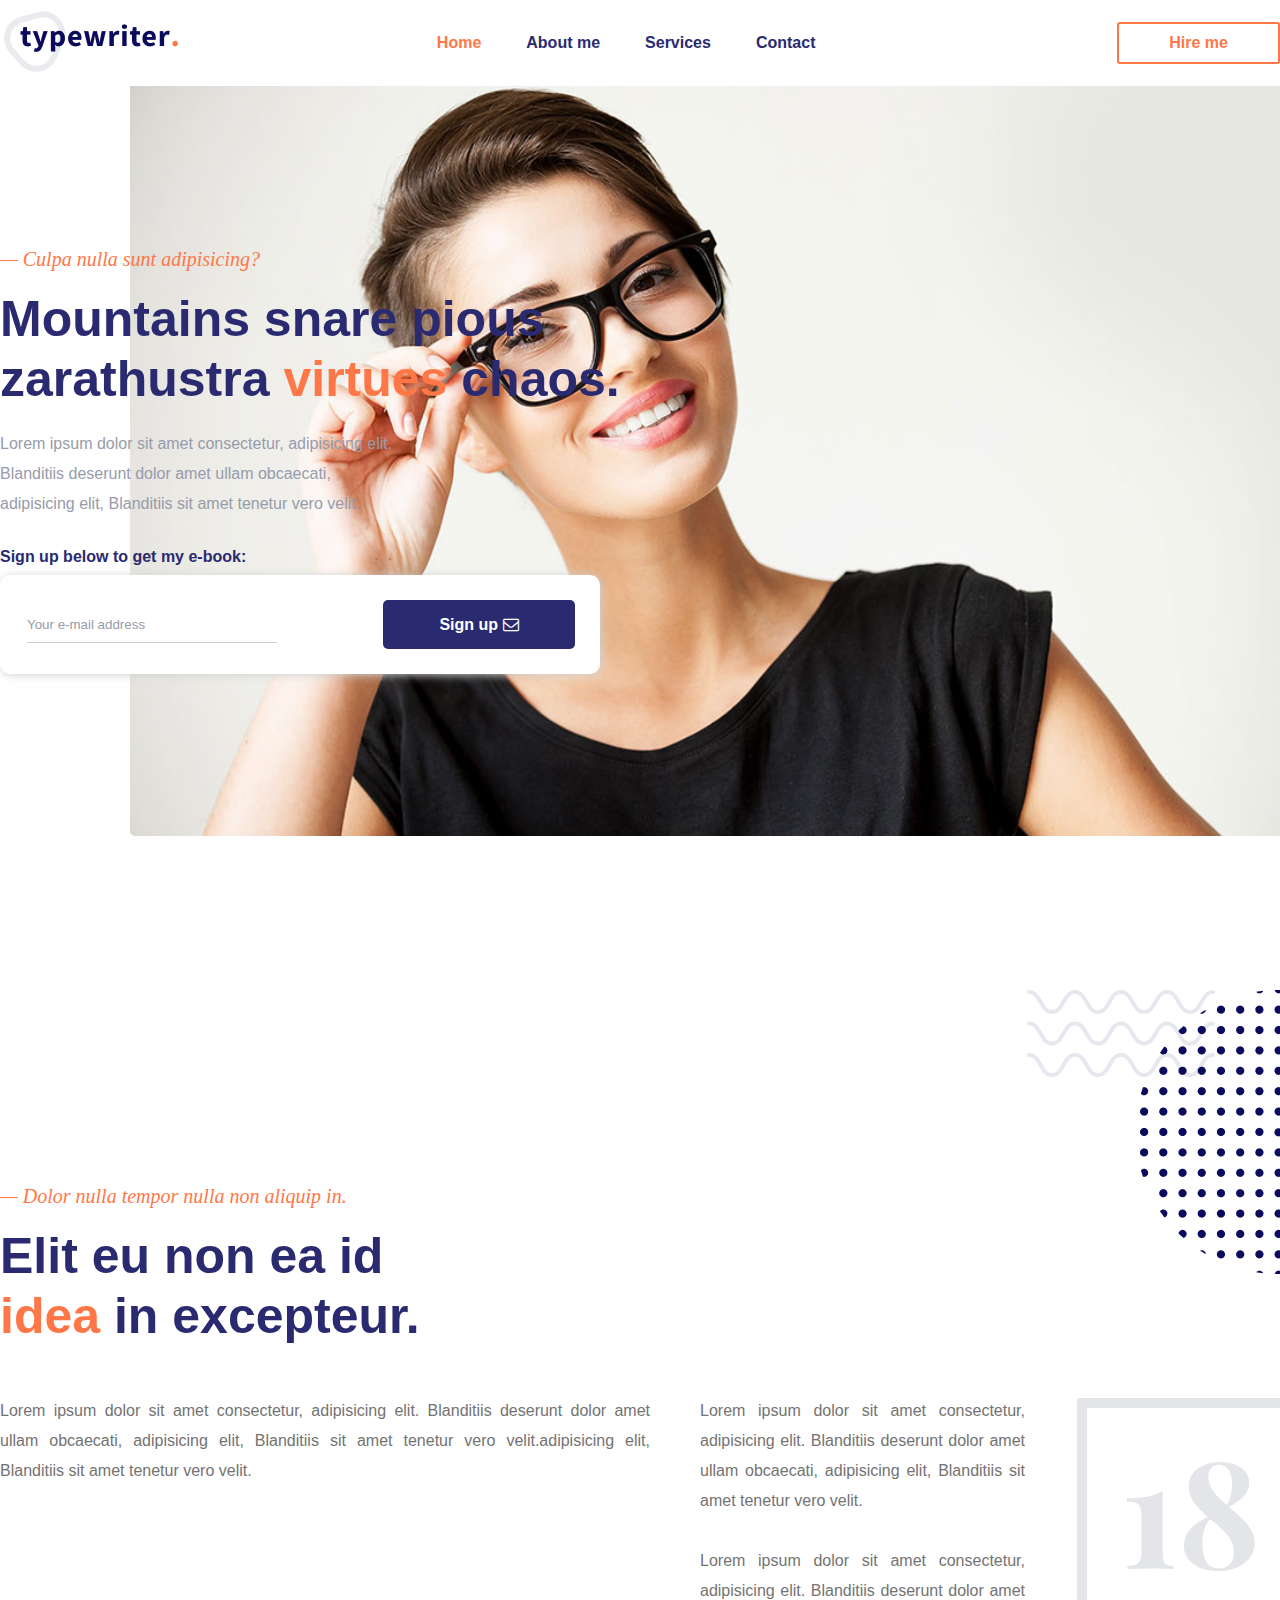
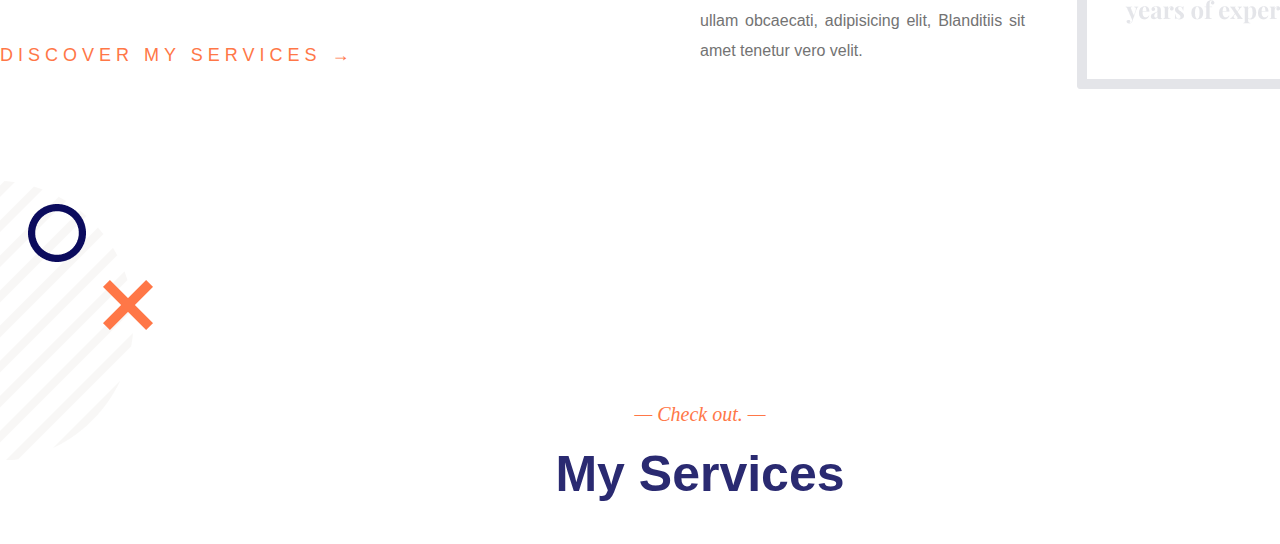
<file: Websites/Typewriter/index.html>
<!DOCTYPE html>
<html lang="en">
  <head>
    <meta charset="UTF-8" />
    <meta name="viewport" content="width=device-width, initial-scale=1.0" />
    <meta http-equiv="X-UA-Compatible" content="ie=edge" />

    <link rel="stylesheet" href="reset.css" />
    <link rel="stylesheet" href="styles.css" />
    <link
      rel="stylesheet"
      href="https://cdnjs.cloudflare.com/ajax/libs/font-awesome/4.7.0/css/font-awesome.css"
    />
    <link rel="shortcut icon" href="./imgs/logo.png" />

    <title>typewriter</title>
  </head>
  <body>
    <nav class="main-nav">
      <div class="main-nav-inner flexbox items-center justify-between">
        <div class="logo"><img src="imgs/logo.png" alt="logo" /></div>
        <ul class="nav-categories flexbox">
          <li><a href="#" id="active">Home</a></li>
          <li><a href="#">About me</a></li>
          <li><a href="#">Services</a></li>
          <li><a href="#">Contact</a></li>
        </ul>
        <button class="hire-btn">Hire me</button>
      </div>
    </nav>
    <!--/ nav off -->
    <header class="main-header flexbox items-center">
      <div class="main-header-inner">
        <div class="header-title">
          <h3>&#8212; Culpa nulla sunt adipisicing?</h3>
          <h1>
            Mountains snare pious zarathustra
            <span id="active">virtues</span> chaos.
          </h1>
          <p>
            Lorem ipsum dolor sit amet consectetur, adipisicing elit. Blanditiis
            deserunt dolor amet ullam obcaecati, adipisicing elit, Blanditiis
            sit amet tenetur vero velit.
          </p>

          <form action="/action_page.php" method="get">
            <label for="email">Sign up below to get my e-book:</label><br />
            <div class="email-input-block flexbox justify-between">
              <input
                type="email"
                id="email"
                placeholder="Your e-mail address"
              /><span class="sign-btn"
                >Sign up <i class="fa fa-envelope-o" aria-hidden="true"></i
              ></span>
            </div>
          </form>
        </div>
        <div class="header-bg">
          <img src="imgs/girl.jpg" alt="header-img" />
        </div>
      </div>
    </header>
    <!--/ header off-->
    <section class="about-me">
      <img src="imgs/circle.png" alt="circle" class="top-circle" />
      <article>
        <h3 class="h-3">&#8212; Dolor nulla tempor nulla non aliquip in.</h3>
        <h2 class="h-2">
          Elit eu non ea id
          <span id="active">idea</span> in excepteur.
        </h2>
      </article>
      <ul class="flexbox">
        <li>
          <p class="parag">
            Lorem ipsum dolor sit amet consectetur, adipisicing elit. Blanditiis
            deserunt dolor amet ullam obcaecati, adipisicing elit, Blanditiis
            sit amet tenetur vero velit.adipisicing elit, Blanditiis sit amet
            tenetur vero velit.
          </p>
        </li>
        <li>
          <p class="parag">
            Lorem ipsum dolor sit amet consectetur, adipisicing elit. Blanditiis
            deserunt dolor amet ullam obcaecati, adipisicing elit, Blanditiis
            sit amet tenetur vero velit.<br /><br />
            Lorem ipsum dolor sit amet consectetur, adipisicing elit. Blanditiis
            deserunt dolor amet ullam obcaecati, adipisicing elit, Blanditiis
            sit amet tenetur vero velit.
          </p>
        </li>
        <li>
          <img src="imgs/experience.png" alt="exp" />
        </li>
      </ul>
      <img src="imgs/circle-2.png" alt="bot-circle" class="bot-circle" />
      <div class="disc-serv">
        <a href="#">discover my services &#8594;</a>
      </div>
    </section>
    <section class="services">
      <h3 class="h-3">&#8212; Check out. &#8212;</h3>
      <h2 class="h-2">My Services</h2>
      <ul class="flexbox">
        <li></li>
        <li></li>
        <li></li>
        <li></li>
      </ul>
    </section>
  </body>
</html>
</file>
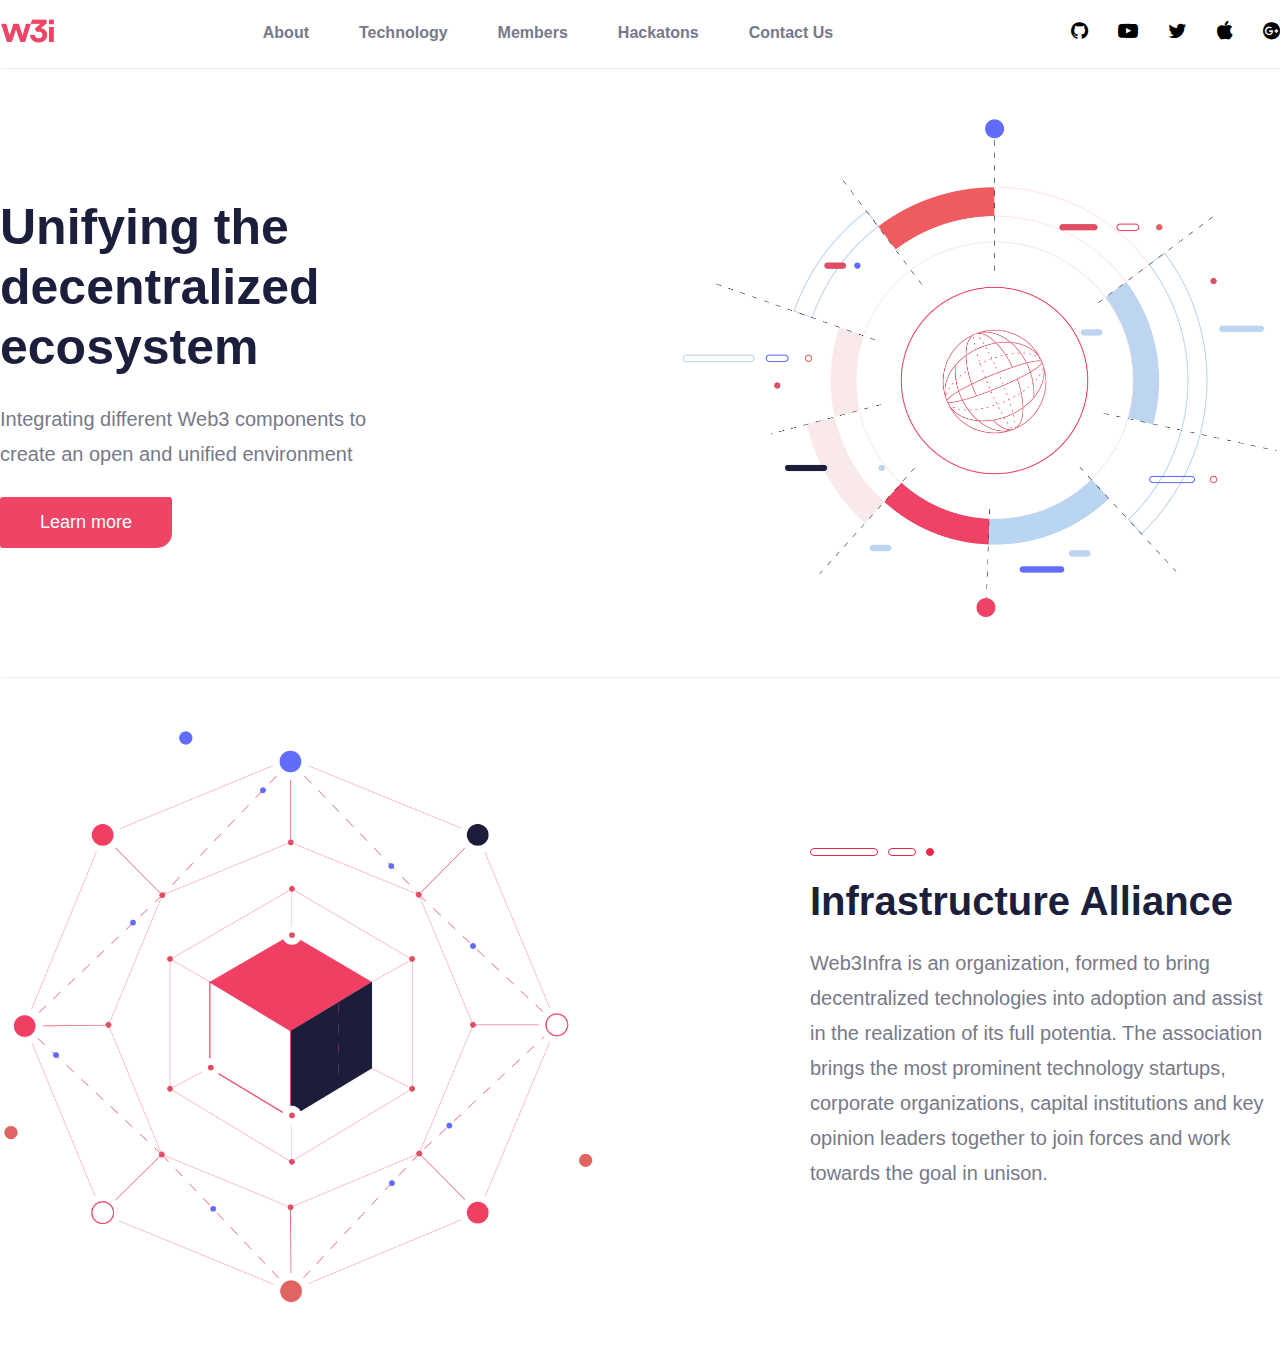
<file: Websites/w3/index.html>
<!DOCTYPE html>
<html lang="en">
  <head>
    <meta charset="UTF-8" />
    <meta name="viewport" content="width=device-width, initial-scale=1.0" />
    <meta http-equiv="X-UA-Compatible" content="ie=edge" />

    <link rel="stylesheet" href="reset.css" />
    <link rel="stylesheet" href="styles.css" />
    <link
      rel="stylesheet"
      href="https://cdnjs.cloudflare.com/ajax/libs/font-awesome/4.7.0/css/font-awesome.css"
    />

    <title>W3i</title>
  </head>
  <body>
    <nav class="main-nav">
      <div class="nav-inner flexbox">
        <img src="imgs/logo.png" alt="logo" class="logo" />

        <ul class="flexbox">
          <li>About</li>
          <li>Technology</li>
          <li>Members</li>
          <li>Hackatons</li>
          <li>Contact Us</li>
        </ul>
        <ol class="flexbox social">
          <li><i class="fa fa-github" aria-hidden="true"></i></li>
          <li><i class="fa fa-youtube-play" aria-hidden="true"></i></li>
          <li><i class="fa fa-twitter" aria-hidden="true"></i></li>
          <li><i class="fa fa-apple" aria-hidden="true"></i></li>
          <li><i class="fa fa-google-plus-official" aria-hidden="true"></i></li>
        </ol>
      </div>
    </nav>
    <header class="main-header">
      <div class="main-header-inner flexbox space-between align-center">
        <div class="header-left">
          <h1>Unifying the decentralized ecosystem</h1>
          <p>
            Integrating different Web3 components to create an open and unified
            environment
          </p>
          <button>Learn more</button>
        </div>
        <div class="header-right">
          <img src="imgs/eco-1.png" alt="eco" />
        </div>
      </div>
    </header>
    <section class="infrastruct">
      <div class="infra-inner flexbox align-center space-between">
        <div class="infra-left"><img src="imgs/eco-2.png" alt="eco-2" /></div>
        <div class="infra-right">
          <ul class="flexbox">
            <li></li>
            <li></li>
            <li></li>
          </ul>
          <h2>Infrastructure Alliance</h2>
          <p>
            Web3Infra is an organization, formed to bring decentralized
            technologies into adoption and assist in the realization of its full
            potentia. The association brings the most prominent technology
            startups, corporate organizations, capital institutions and key
            opinion leaders together to join forces and work towards the goal in
            unison.
          </p>
        </div>
      </div>
    </section>
  </body>
</html>
</file>
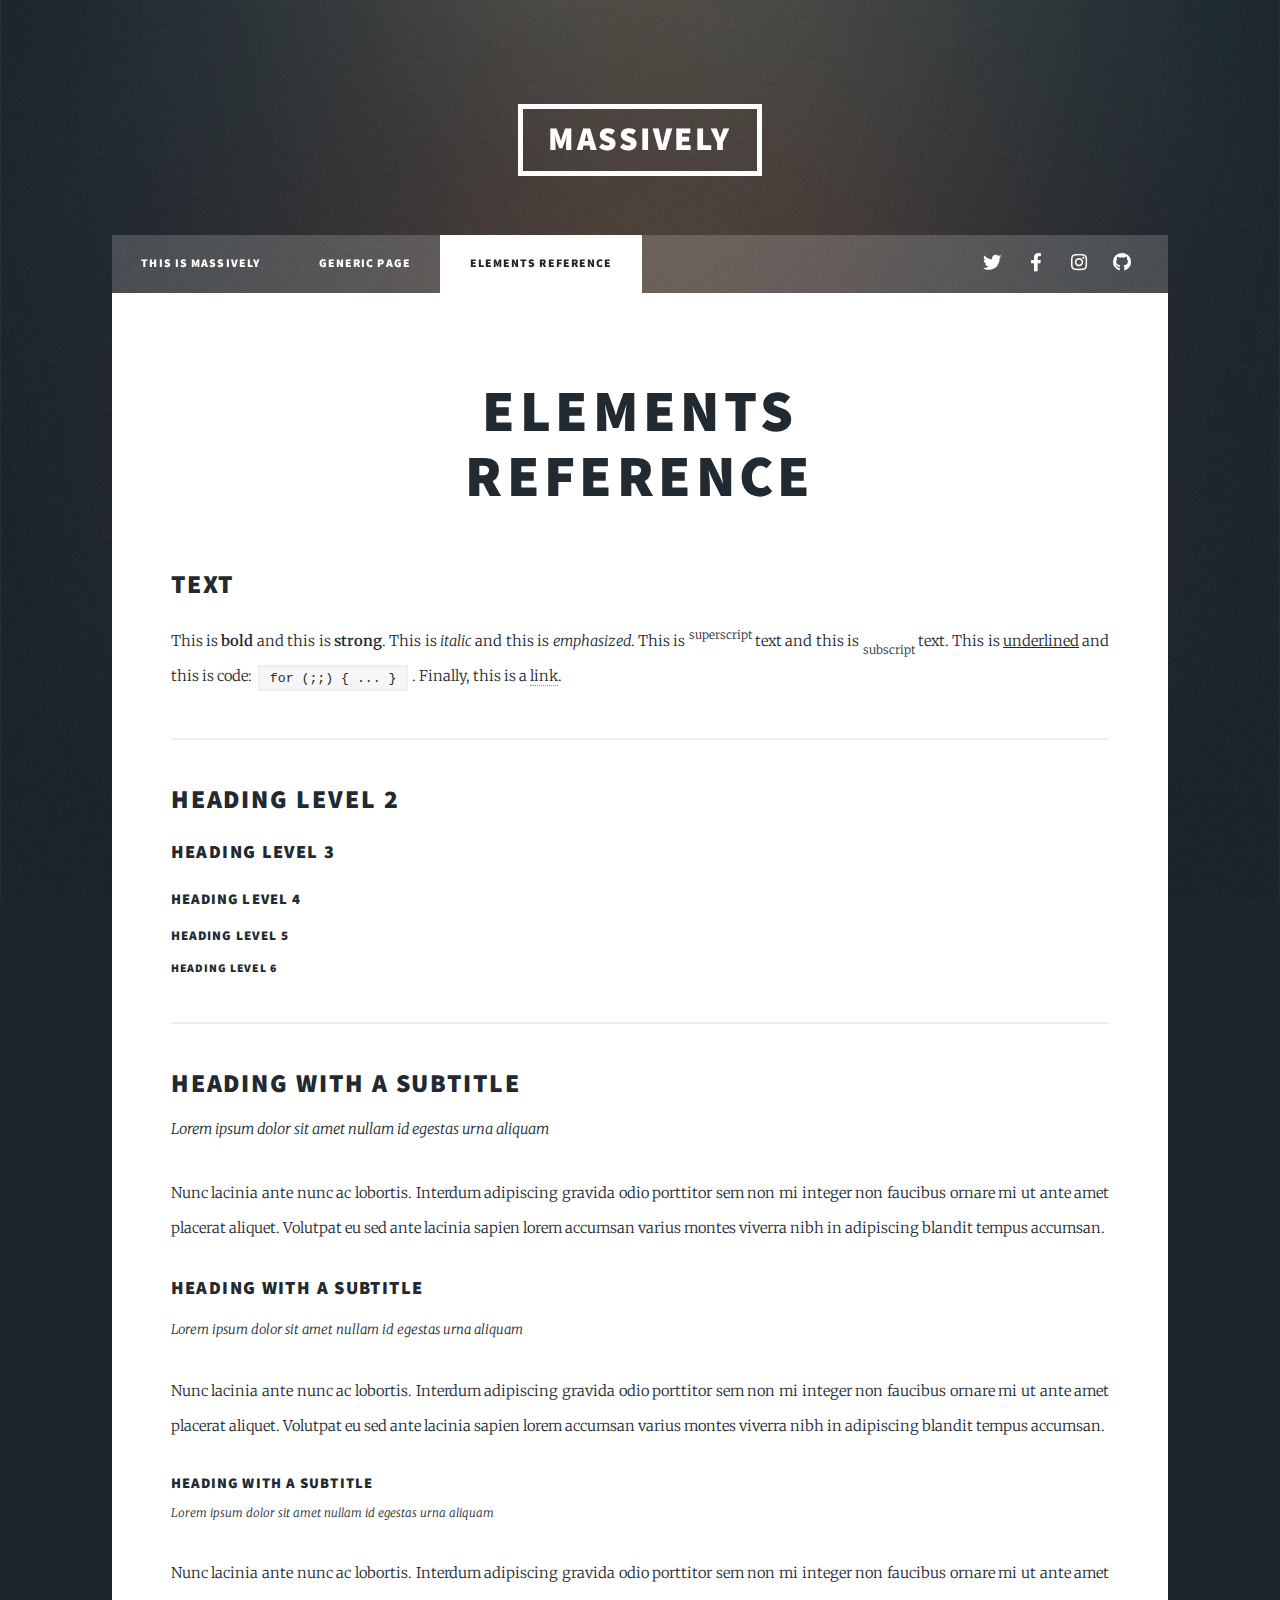
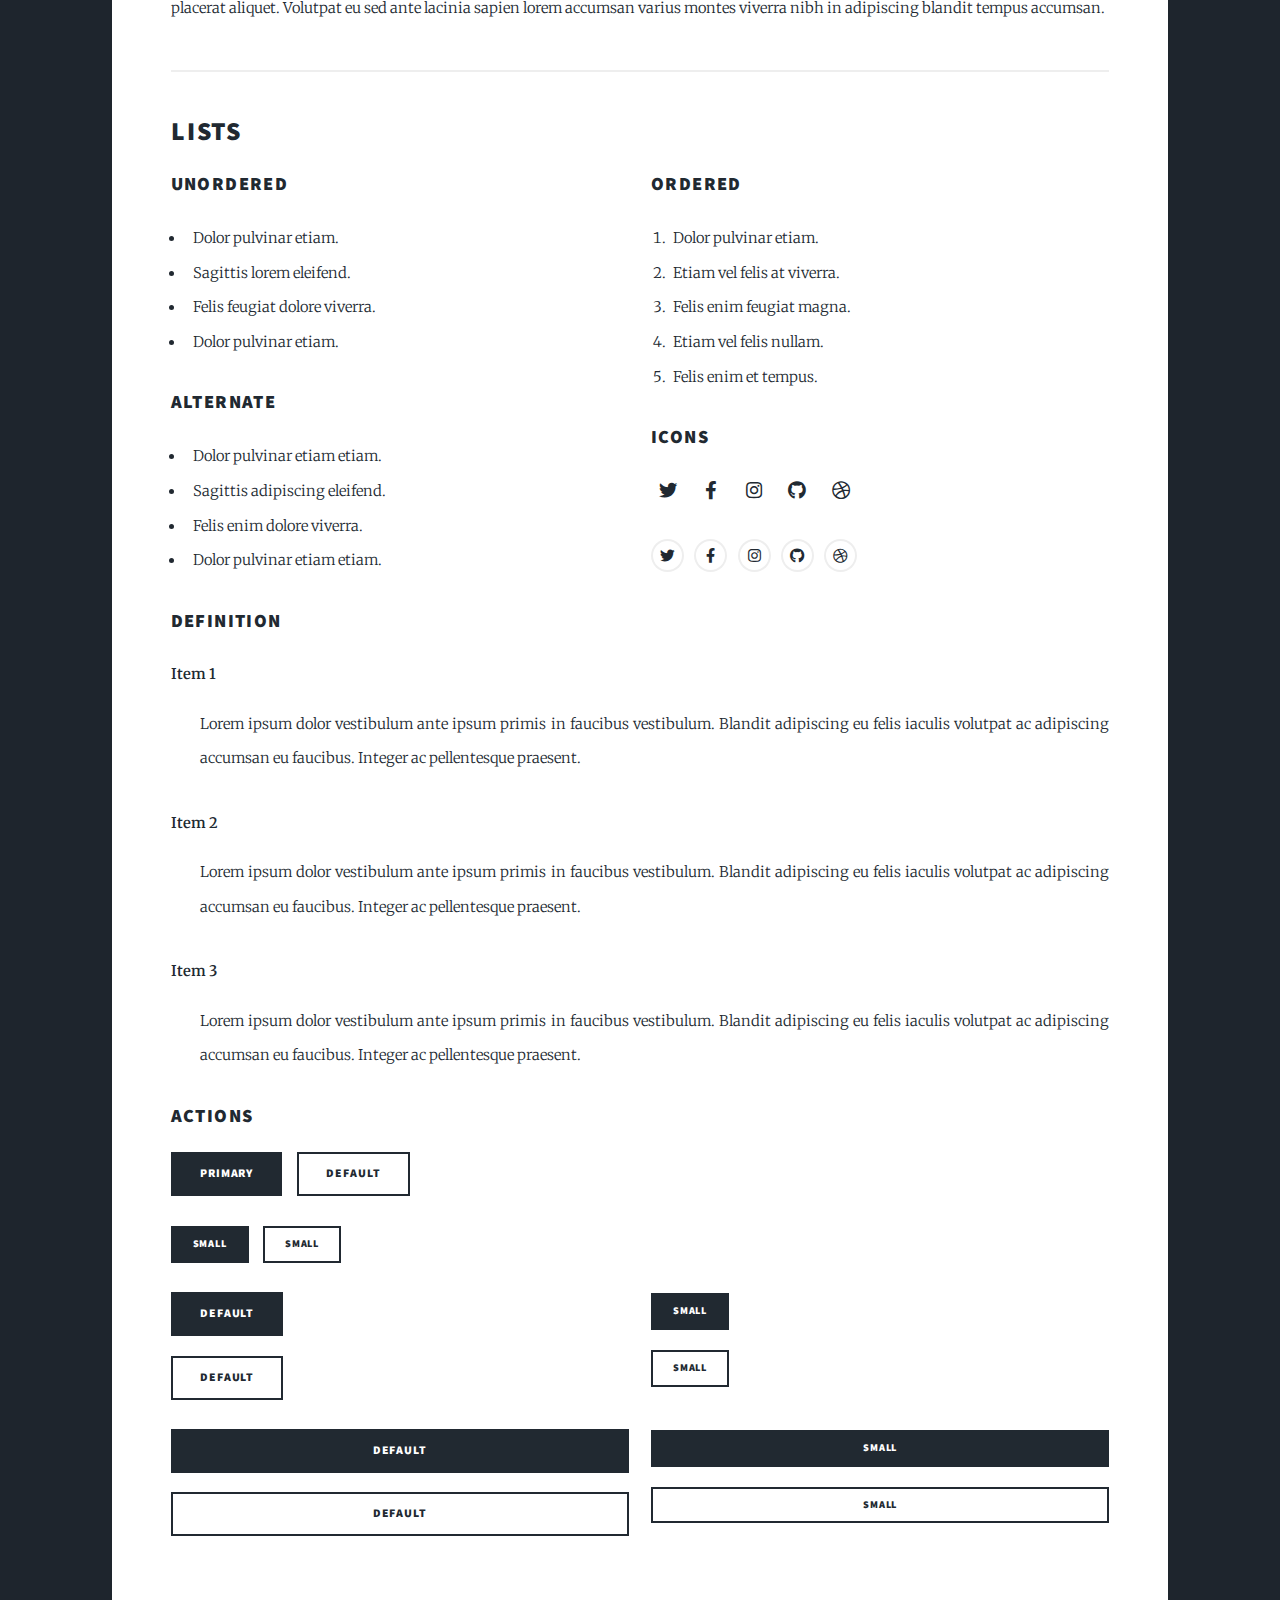
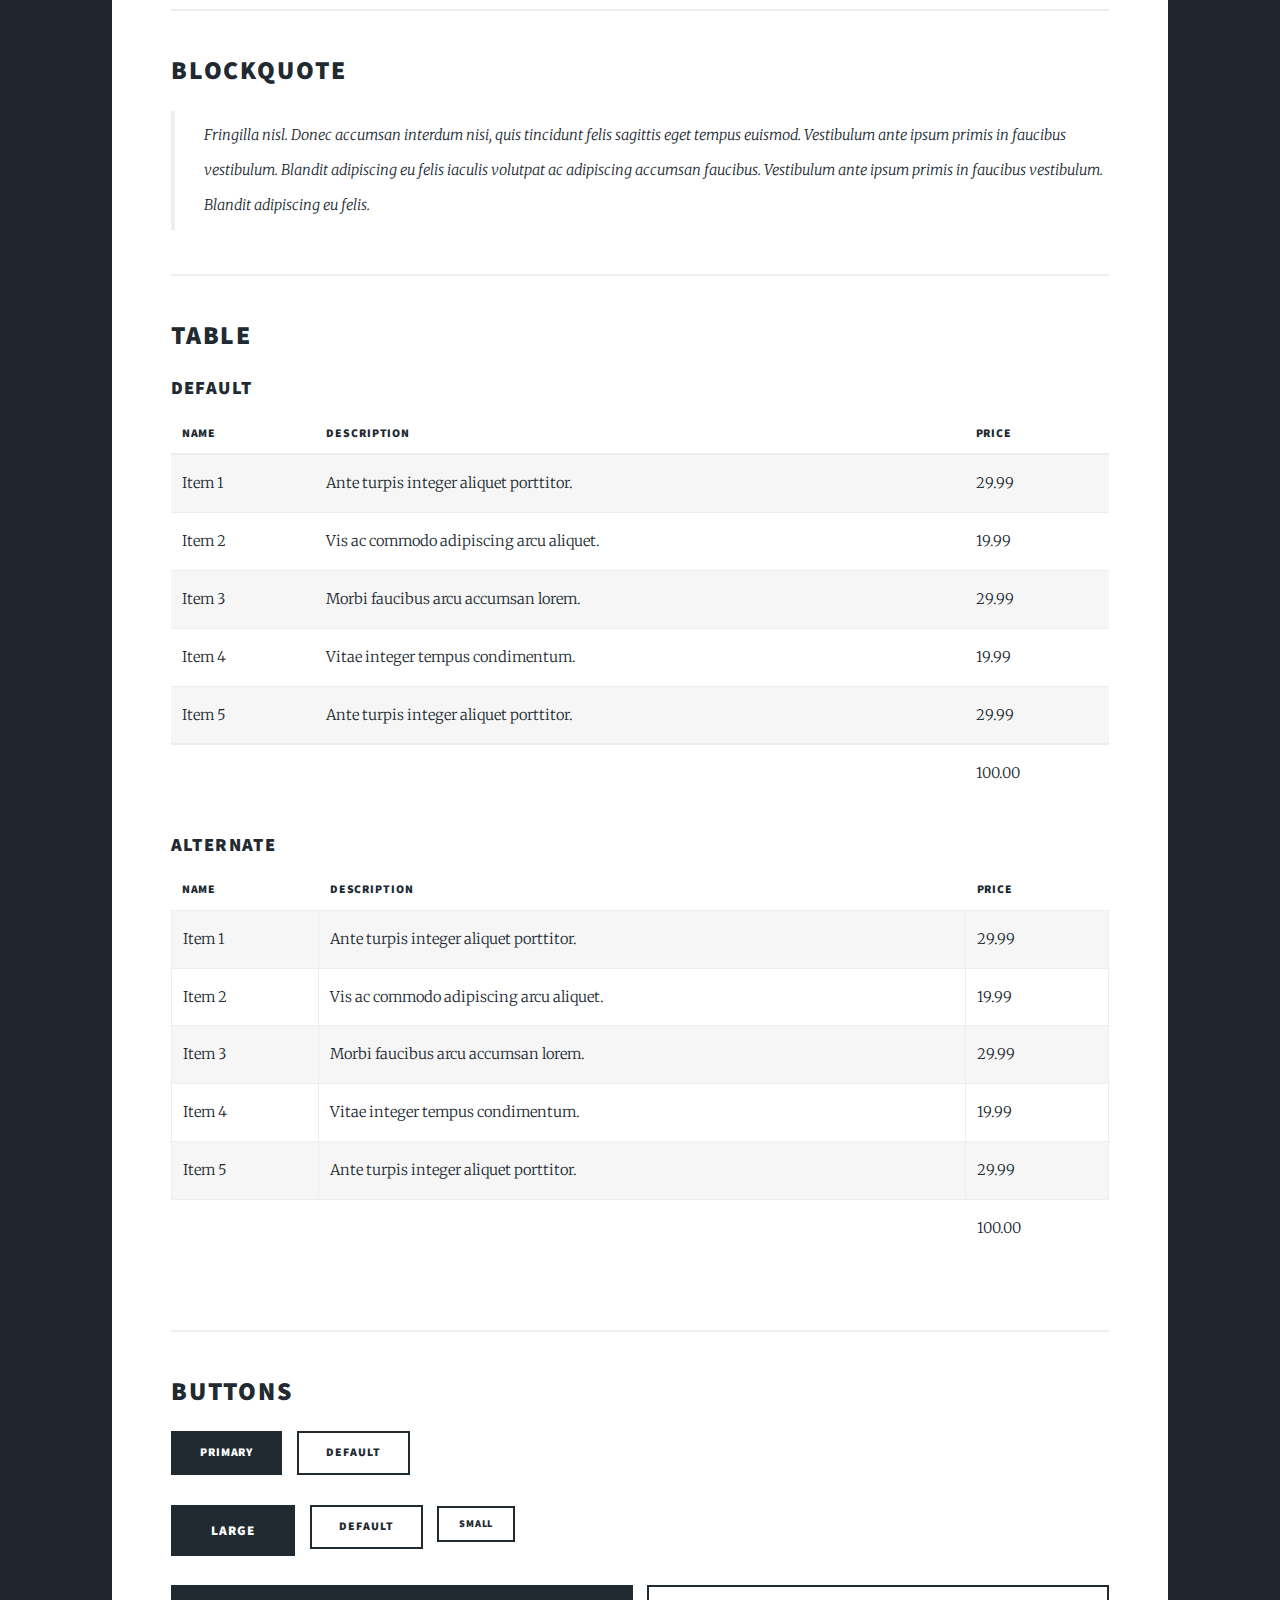
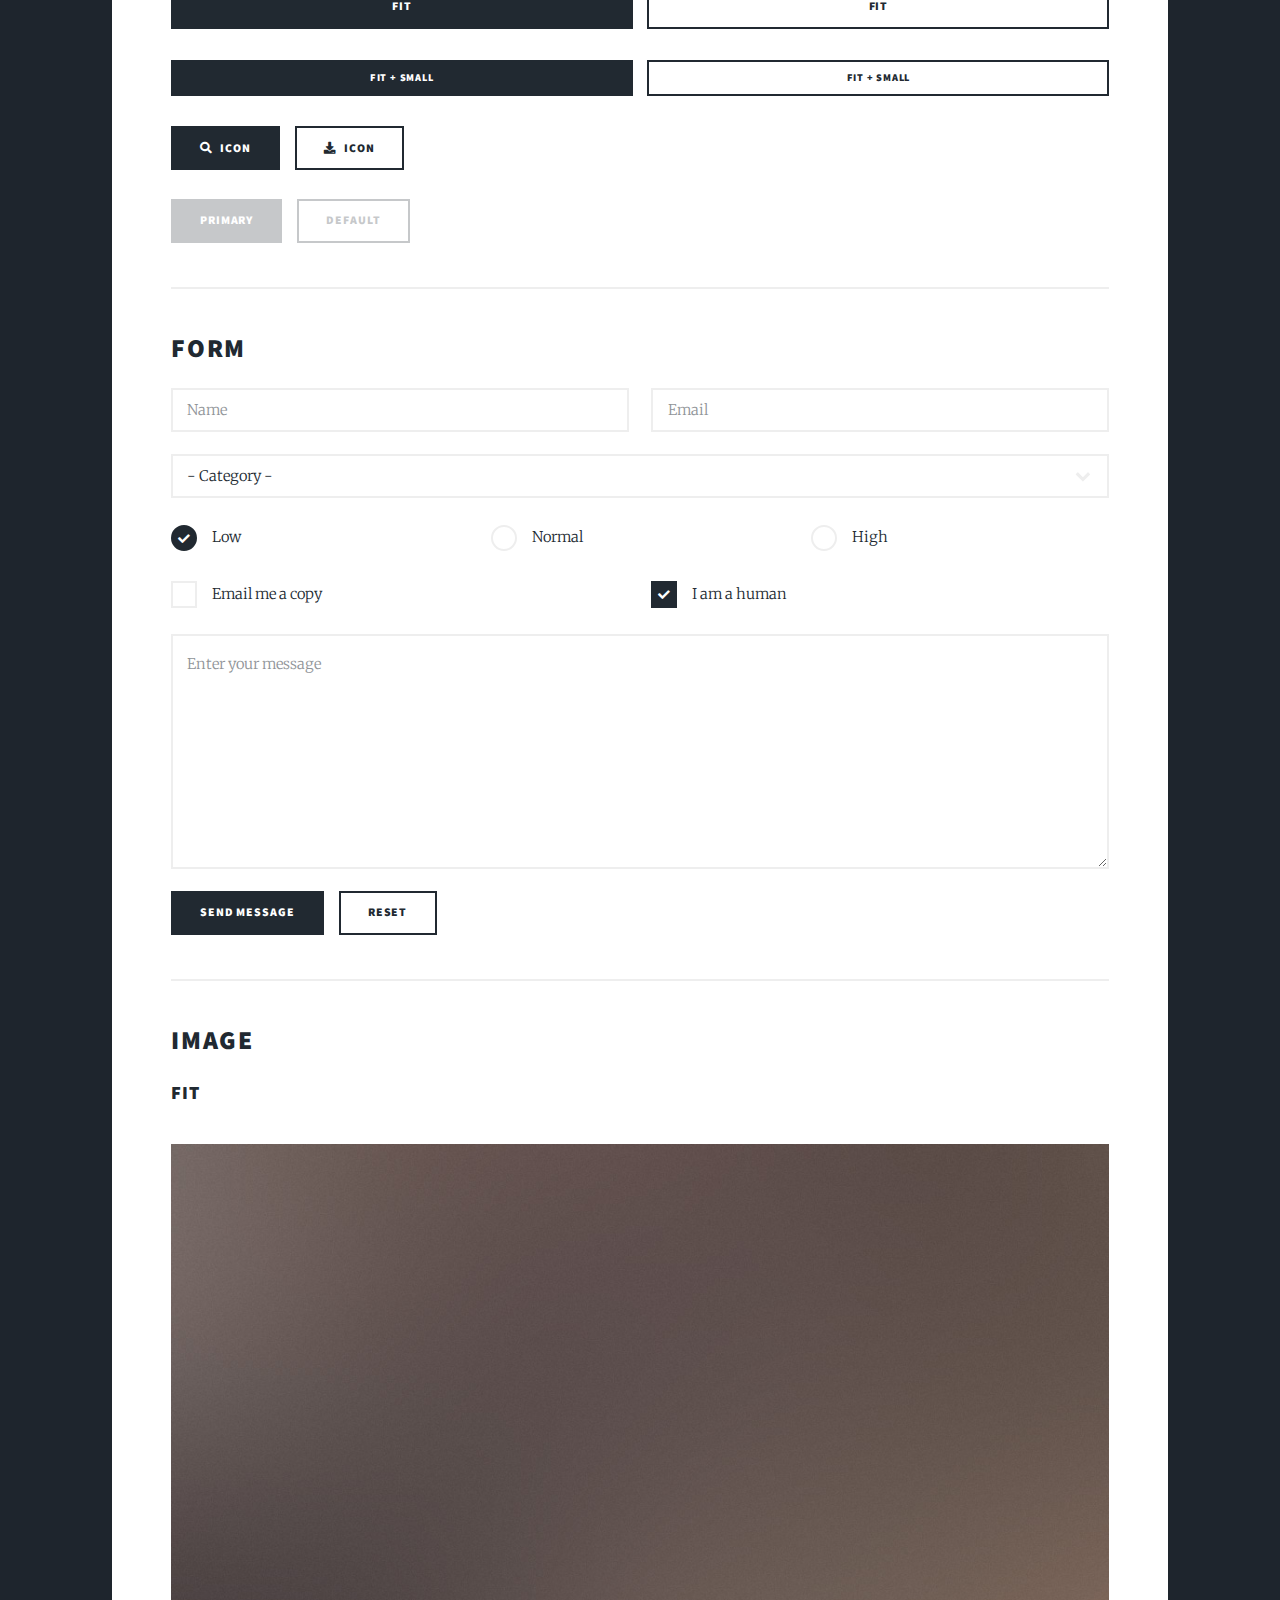
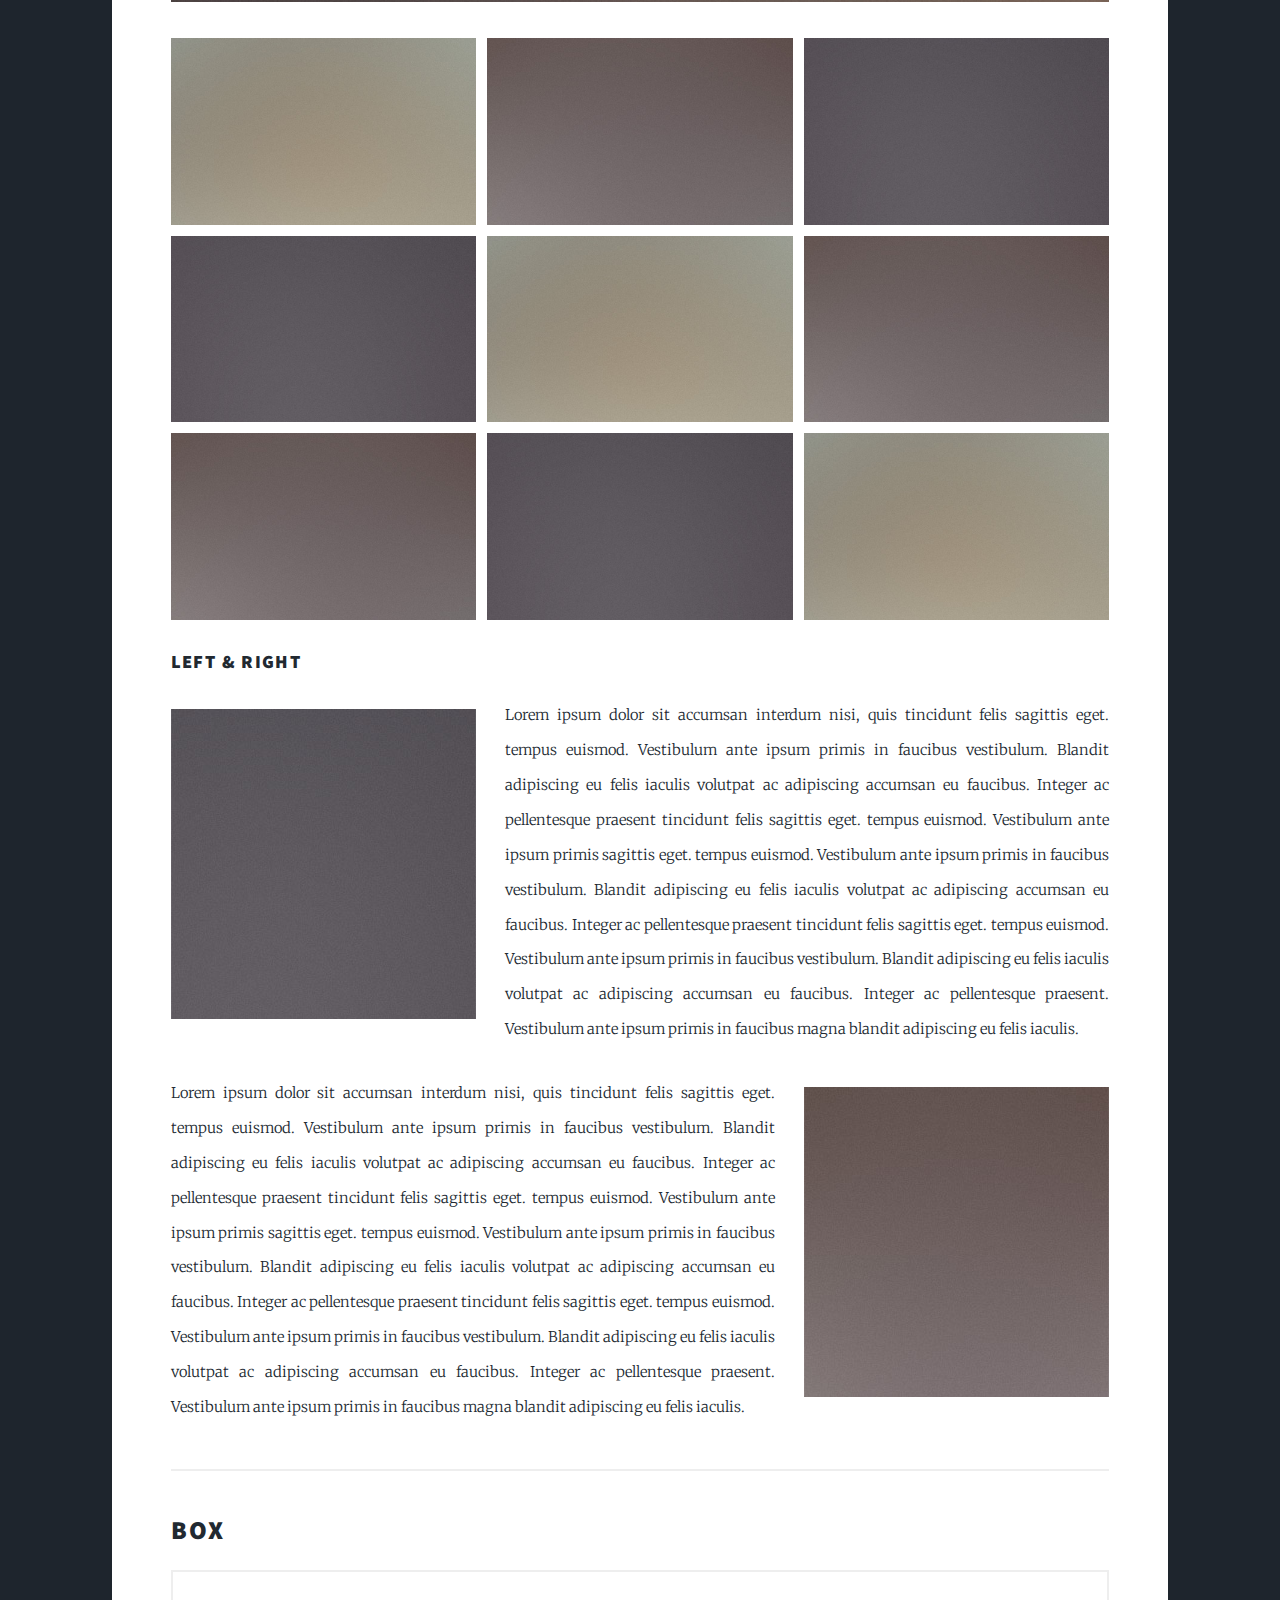
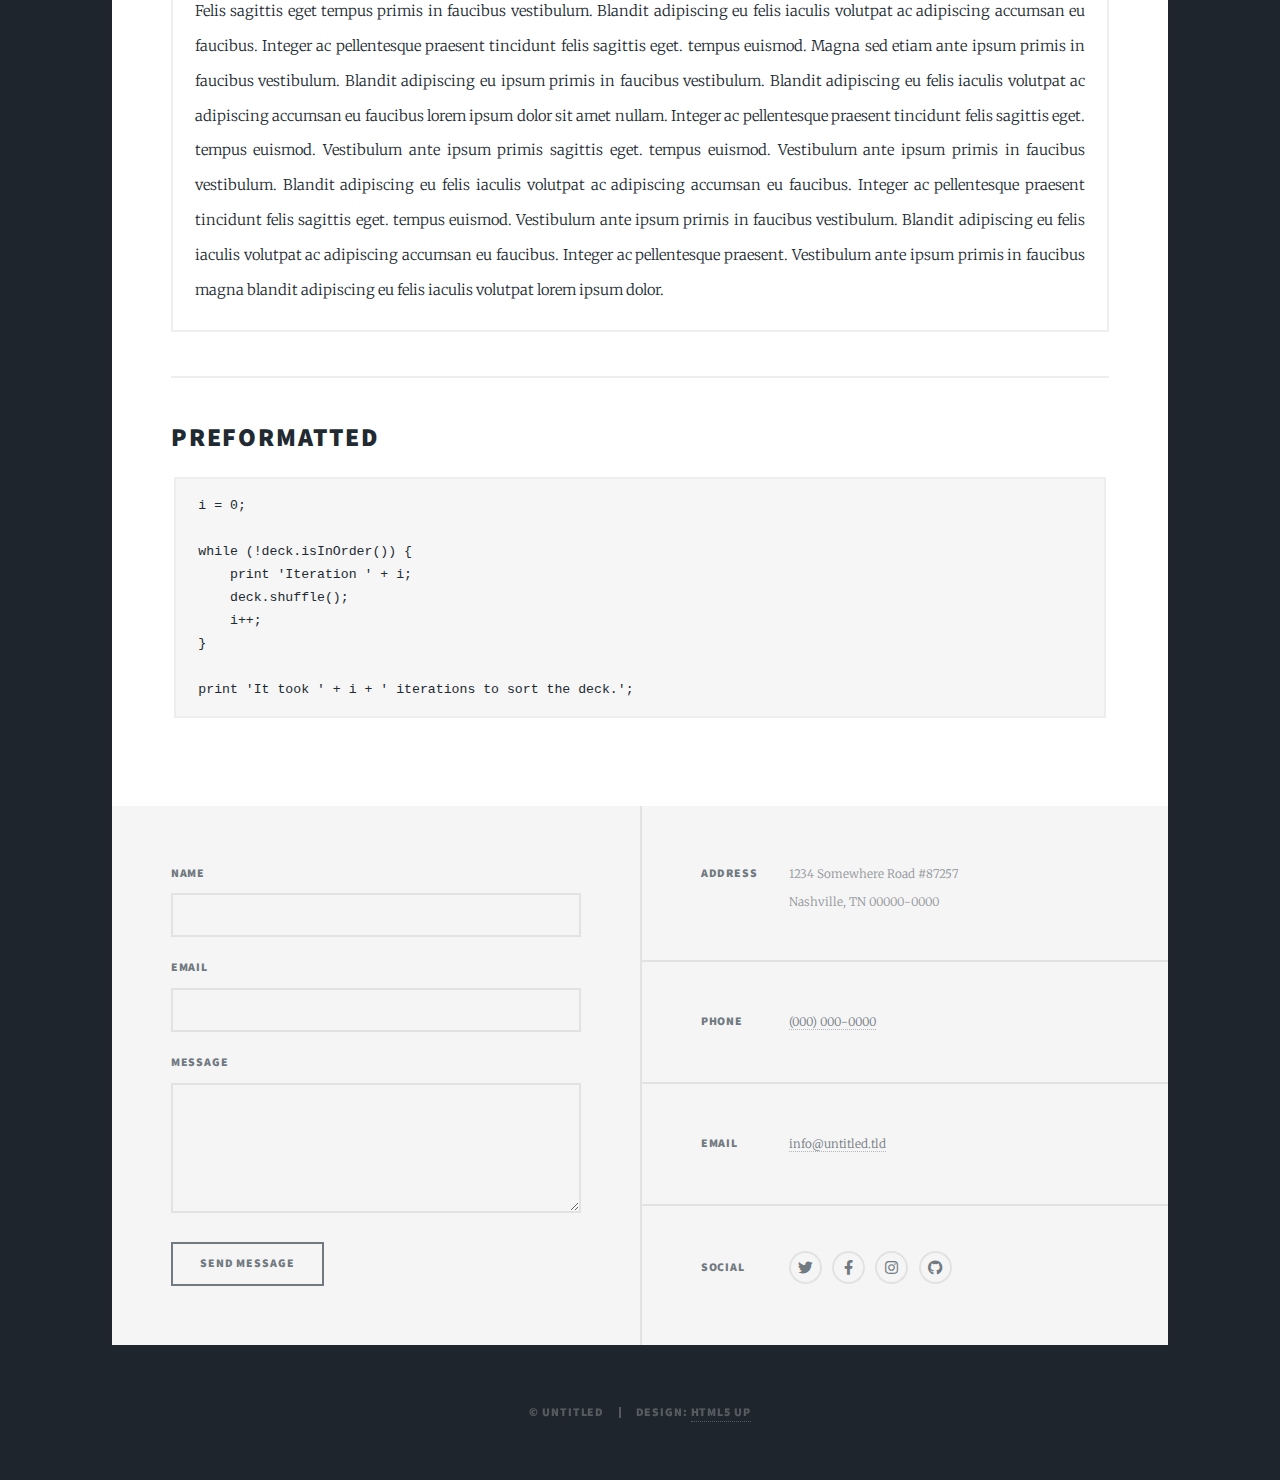
<file: elements.html>
<!DOCTYPE HTML>
<!--
	Massively by HTML5 UP
	html5up.net | @ajlkn
	Free for personal and commercial use under the CCA 3.0 license (html5up.net/license)
-->
<html>
	<head>
		<title>Elements Reference - Massively by HTML5 UP</title>
		<meta charset="utf-8" />
		<meta name="viewport" content="width=device-width, initial-scale=1, user-scalable=no" />
		<link rel="stylesheet" href="assets/css/main.css" />
		<noscript><link rel="stylesheet" href="assets/css/noscript.css" /></noscript>
	</head>
	<body class="is-preload">

		<!-- Wrapper -->
			<div id="wrapper">

				<!-- Header -->
					<header id="header">
						<a href="index.html" class="logo">Massively</a>
					</header>

				<!-- Nav -->
					<nav id="nav">
						<ul class="links">
							<li><a href="index.html">This is Massively</a></li>
							<li><a href="generic.html">Generic Page</a></li>
							<li class="active"><a href="elements.html">Elements Reference</a></li>
						</ul>
						<ul class="icons">
							<li><a href="#" class="icon brands fa-twitter"><span class="label">Twitter</span></a></li>
							<li><a href="#" class="icon brands fa-facebook-f"><span class="label">Facebook</span></a></li>
							<li><a href="#" class="icon brands fa-instagram"><span class="label">Instagram</span></a></li>
							<li><a href="#" class="icon brands fa-github"><span class="label">GitHub</span></a></li>
						</ul>
					</nav>

				<!-- Main -->
					<div id="main">

						<!-- Post -->
							<section class="post">
								<header class="major">
									<h1>Elements<br />
									Reference</h1>
								</header>

								<!-- Text stuff -->
									<h2>Text</h2>
									<p>This is <b>bold</b> and this is <strong>strong</strong>. This is <i>italic</i> and this is <em>emphasized</em>.
									This is <sup>superscript</sup> text and this is <sub>subscript</sub> text.
									This is <u>underlined</u> and this is code: <code>for (;;) { ... }</code>.
									Finally, this is a <a href="#">link</a>.</p>
									<hr />
									<h2>Heading Level 2</h2>
									<h3>Heading Level 3</h3>
									<h4>Heading Level 4</h4>
									<h5>Heading Level 5</h5>
									<h6>Heading Level 6</h6>
									<hr />
									<header>
										<h2>Heading with a Subtitle</h2>
										<p>Lorem ipsum dolor sit amet nullam id egestas urna aliquam</p>
									</header>
									<p>Nunc lacinia ante nunc ac lobortis. Interdum adipiscing gravida odio porttitor sem non mi integer non faucibus ornare mi ut ante amet placerat aliquet. Volutpat eu sed ante lacinia sapien lorem accumsan varius montes viverra nibh in adipiscing blandit tempus accumsan.</p>
									<header>
										<h3>Heading with a Subtitle</h3>
										<p>Lorem ipsum dolor sit amet nullam id egestas urna aliquam</p>
									</header>
									<p>Nunc lacinia ante nunc ac lobortis. Interdum adipiscing gravida odio porttitor sem non mi integer non faucibus ornare mi ut ante amet placerat aliquet. Volutpat eu sed ante lacinia sapien lorem accumsan varius montes viverra nibh in adipiscing blandit tempus accumsan.</p>
									<header>
										<h4>Heading with a Subtitle</h4>
										<p>Lorem ipsum dolor sit amet nullam id egestas urna aliquam</p>
									</header>
									<p>Nunc lacinia ante nunc ac lobortis. Interdum adipiscing gravida odio porttitor sem non mi integer non faucibus ornare mi ut ante amet placerat aliquet. Volutpat eu sed ante lacinia sapien lorem accumsan varius montes viverra nibh in adipiscing blandit tempus accumsan.</p>

									<hr />

								<!-- Lists -->
									<h2>Lists</h2>
									<div class="row">
										<div class="col-6 col-12-small">

											<h3>Unordered</h3>
											<ul>
												<li>Dolor pulvinar etiam.</li>
												<li>Sagittis lorem eleifend.</li>
												<li>Felis feugiat dolore viverra.</li>
												<li>Dolor pulvinar etiam.</li>
											</ul>

											<h3>Alternate</h3>
											<ul class="alt">
												<li>Dolor pulvinar etiam etiam.</li>
												<li>Sagittis adipiscing eleifend.</li>
												<li>Felis enim dolore viverra.</li>
												<li>Dolor pulvinar etiam etiam.</li>
											</ul>

										</div>
										<div class="col-6 col-12-small">

											<h3>Ordered</h3>
											<ol>
												<li>Dolor pulvinar etiam.</li>
												<li>Etiam vel felis at viverra.</li>
												<li>Felis enim feugiat magna.</li>
												<li>Etiam vel felis nullam.</li>
												<li>Felis enim et tempus.</li>
											</ol>

											<h3>Icons</h3>
											<ul class="icons">
												<li><a href="#" class="icon brands fa-twitter"><span class="label">Twitter</span></a></li>
												<li><a href="#" class="icon brands fa-facebook-f"><span class="label">Facebook</span></a></li>
												<li><a href="#" class="icon brands fa-instagram"><span class="label">Instagram</span></a></li>
												<li><a href="#" class="icon brands fa-github"><span class="label">Github</span></a></li>
												<li><a href="#" class="icon brands fa-dribbble"><span class="label">Dribbble</span></a></li>
											</ul>
											<ul class="icons alt">
												<li><a href="#" class="icon brands alt fa-twitter"><span class="label">Twitter</span></a></li>
												<li><a href="#" class="icon brands alt fa-facebook-f"><span class="label">Facebook</span></a></li>
												<li><a href="#" class="icon brands alt fa-instagram"><span class="label">Instagram</span></a></li>
												<li><a href="#" class="icon brands alt fa-github"><span class="label">Github</span></a></li>
												<li><a href="#" class="icon brands alt fa-dribbble"><span class="label">Dribbble</span></a></li>
											</ul>

										</div>
									</div>
									<h3>Definition</h3>
									<dl>
										<dt>Item 1</dt>
										<dd>
											<p>Lorem ipsum dolor vestibulum ante ipsum primis in faucibus vestibulum. Blandit adipiscing eu felis iaculis volutpat ac adipiscing accumsan eu faucibus. Integer ac pellentesque praesent.</p>
										</dd>
										<dt>Item 2</dt>
										<dd>
											<p>Lorem ipsum dolor vestibulum ante ipsum primis in faucibus vestibulum. Blandit adipiscing eu felis iaculis volutpat ac adipiscing accumsan eu faucibus. Integer ac pellentesque praesent.</p>
										</dd>
										<dt>Item 3</dt>
										<dd>
											<p>Lorem ipsum dolor vestibulum ante ipsum primis in faucibus vestibulum. Blandit adipiscing eu felis iaculis volutpat ac adipiscing accumsan eu faucibus. Integer ac pellentesque praesent.</p>
										</dd>
									</dl>

									<h3>Actions</h3>
									<ul class="actions">
										<li><a href="#" class="button primary">Primary</a></li>
										<li><a href="#" class="button">Default</a></li>
									</ul>
									<ul class="actions small">
										<li><a href="#" class="button primary small">Small</a></li>
										<li><a href="#" class="button small">Small</a></li>
									</ul>
									<div class="row">
										<div class="col-6 col-12-small">
											<ul class="actions stacked">
												<li><a href="#" class="button primary">Default</a></li>
												<li><a href="#" class="button">Default</a></li>
											</ul>
										</div>
										<div class="col-6 col-12-small">
											<ul class="actions stacked">
												<li><a href="#" class="button primary small">Small</a></li>
												<li><a href="#" class="button small">Small</a></li>
											</ul>
										</div>
									</div>
									<div class="row">
										<div class="col-6 col-12-small">
											<ul class="actions stacked">
												<li><a href="#" class="button primary fit">Default</a></li>
												<li><a href="#" class="button fit">Default</a></li>
											</ul>
										</div>
										<div class="col-6 col-12-small">
											<ul class="actions stacked">
												<li><a href="#" class="button primary small fit">Small</a></li>
												<li><a href="#" class="button small fit">Small</a></li>
											</ul>
										</div>
									</div>

									<hr />

								<!-- Blockquote -->
									<h2>Blockquote</h2>
									<blockquote>Fringilla nisl. Donec accumsan interdum nisi, quis tincidunt felis sagittis eget tempus euismod. Vestibulum ante ipsum primis in faucibus vestibulum. Blandit adipiscing eu felis iaculis volutpat ac adipiscing accumsan faucibus. Vestibulum ante ipsum primis in faucibus vestibulum. Blandit adipiscing eu felis.</blockquote>

									<hr />

								<!-- Table -->
									<h2>Table</h2>

									<h3>Default</h3>
									<div class="table-wrapper">
										<table>
											<thead>
												<tr>
													<th>Name</th>
													<th>Description</th>
													<th>Price</th>
												</tr>
											</thead>
											<tbody>
												<tr>
													<td>Item 1</td>
													<td>Ante turpis integer aliquet porttitor.</td>
													<td>29.99</td>
												</tr>
												<tr>
													<td>Item 2</td>
													<td>Vis ac commodo adipiscing arcu aliquet.</td>
													<td>19.99</td>
												</tr>
												<tr>
													<td>Item 3</td>
													<td> Morbi faucibus arcu accumsan lorem.</td>
													<td>29.99</td>
												</tr>
												<tr>
													<td>Item 4</td>
													<td>Vitae integer tempus condimentum.</td>
													<td>19.99</td>
												</tr>
												<tr>
													<td>Item 5</td>
													<td>Ante turpis integer aliquet porttitor.</td>
													<td>29.99</td>
												</tr>
											</tbody>
											<tfoot>
												<tr>
													<td colspan="2"></td>
													<td>100.00</td>
												</tr>
											</tfoot>
										</table>
									</div>

									<h3>Alternate</h3>
									<div class="table-wrapper">
										<table class="alt">
											<thead>
												<tr>
													<th>Name</th>
													<th>Description</th>
													<th>Price</th>
												</tr>
											</thead>
											<tbody>
												<tr>
													<td>Item 1</td>
													<td>Ante turpis integer aliquet porttitor.</td>
													<td>29.99</td>
												</tr>
												<tr>
													<td>Item 2</td>
													<td>Vis ac commodo adipiscing arcu aliquet.</td>
													<td>19.99</td>
												</tr>
												<tr>
													<td>Item 3</td>
													<td> Morbi faucibus arcu accumsan lorem.</td>
													<td>29.99</td>
												</tr>
												<tr>
													<td>Item 4</td>
													<td>Vitae integer tempus condimentum.</td>
													<td>19.99</td>
												</tr>
												<tr>
													<td>Item 5</td>
													<td>Ante turpis integer aliquet porttitor.</td>
													<td>29.99</td>
												</tr>
											</tbody>
											<tfoot>
												<tr>
													<td colspan="2"></td>
													<td>100.00</td>
												</tr>
											</tfoot>
										</table>
									</div>

									<hr />

								<!-- Buttons -->
									<h2>Buttons</h2>
									<ul class="actions">
										<li><a href="#" class="button primary">Primary</a></li>
										<li><a href="#" class="button">Default</a></li>
									</ul>
									<ul class="actions">
										<li><a href="#" class="button primary large">Large</a></li>
										<li><a href="#" class="button">Default</a></li>
										<li><a href="#" class="button small">Small</a></li>
									</ul>
									<ul class="actions fit">
										<li><a href="#" class="button primary fit">Fit</a></li>
										<li><a href="#" class="button fit">Fit</a></li>
									</ul>
									<ul class="actions fit small">
										<li><a href="#" class="button primary fit small">Fit + Small</a></li>
										<li><a href="#" class="button fit small">Fit + Small</a></li>
									</ul>
									<ul class="actions">
										<li><a href="#" class="button primary icon solid fa-search">Icon</a></li>
										<li><a href="#" class="button icon solid fa-download">Icon</a></li>
									</ul>
									<ul class="actions">
										<li><span class="button primary disabled">Primary</span></li>
										<li><span class="button disabled">Default</span></li>
									</ul>

									<hr />

								<!-- Form -->
									<h2>Form</h2>

									<form method="post" action="#">
										<div class="row gtr-uniform">
											<div class="col-6 col-12-xsmall">
												<input type="text" name="demo-name" id="demo-name" value="" placeholder="Name" />
											</div>
											<div class="col-6 col-12-xsmall">
												<input type="email" name="demo-email" id="demo-email" value="" placeholder="Email" />
											</div>
											<!-- Break -->
											<div class="col-12">
												<select name="demo-category" id="demo-category">
													<option value="">- Category -</option>
													<option value="1">Manufacturing</option>
													<option value="1">Shipping</option>
													<option value="1">Administration</option>
													<option value="1">Human Resources</option>
												</select>
											</div>
											<!-- Break -->
											<div class="col-4 col-12-small">
												<input type="radio" id="demo-priority-low" name="demo-priority" checked>
												<label for="demo-priority-low">Low</label>
											</div>
											<div class="col-4 col-12-small">
												<input type="radio" id="demo-priority-normal" name="demo-priority">
												<label for="demo-priority-normal">Normal</label>
											</div>
											<div class="col-4 col-12-small">
												<input type="radio" id="demo-priority-high" name="demo-priority">
												<label for="demo-priority-high">High</label>
											</div>
											<!-- Break -->
											<div class="col-6 col-12-small">
												<input type="checkbox" id="demo-copy" name="demo-copy">
												<label for="demo-copy">Email me a copy</label>
											</div>
											<div class="col-6 col-12-small">
												<input type="checkbox" id="demo-human" name="demo-human" checked>
												<label for="demo-human">I am a human</label>
											</div>
											<!-- Break -->
											<div class="col-12">
												<textarea name="demo-message" id="demo-message" placeholder="Enter your message" rows="6"></textarea>
											</div>
											<!-- Break -->
											<div class="col-12">
												<ul class="actions">
													<li><input type="submit" value="Send Message" class="primary" /></li>
													<li><input type="reset" value="Reset" /></li>
												</ul>
											</div>
										</div>
									</form>

									<hr />

								<!-- Image -->
									<h2>Image</h2>

									<h3>Fit</h3>
									<span class="image fit"><img src="images/pic01.jpg" alt="" /></span>
									<div class="box alt">
										<div class="row gtr-50 gtr-uniform">
											<div class="col-4"><span class="image fit"><img src="images/pic02.jpg" alt="" /></span></div>
											<div class="col-4"><span class="image fit"><img src="images/pic03.jpg" alt="" /></span></div>
											<div class="col-4"><span class="image fit"><img src="images/pic04.jpg" alt="" /></span></div>
											<!-- Break -->
											<div class="col-4"><span class="image fit"><img src="images/pic04.jpg" alt="" /></span></div>
											<div class="col-4"><span class="image fit"><img src="images/pic02.jpg" alt="" /></span></div>
											<div class="col-4"><span class="image fit"><img src="images/pic03.jpg" alt="" /></span></div>
											<!-- Break -->
											<div class="col-4"><span class="image fit"><img src="images/pic03.jpg" alt="" /></span></div>
											<div class="col-4"><span class="image fit"><img src="images/pic04.jpg" alt="" /></span></div>
											<div class="col-4"><span class="image fit"><img src="images/pic02.jpg" alt="" /></span></div>
										</div>
									</div>

									<h3>Left &amp; Right</h3>
									<p><span class="image left"><img src="images/pic08.jpg" alt="" /></span>Lorem ipsum dolor sit accumsan interdum nisi, quis tincidunt felis sagittis eget. tempus euismod. Vestibulum ante ipsum primis in faucibus vestibulum. Blandit adipiscing eu felis iaculis volutpat ac adipiscing accumsan eu faucibus. Integer ac pellentesque praesent tincidunt felis sagittis eget. tempus euismod. Vestibulum ante ipsum primis sagittis eget. tempus euismod. Vestibulum ante ipsum primis in faucibus vestibulum. Blandit adipiscing eu felis iaculis volutpat ac adipiscing accumsan eu faucibus. Integer ac pellentesque praesent tincidunt felis sagittis eget. tempus euismod. Vestibulum ante ipsum primis in faucibus vestibulum. Blandit adipiscing eu felis iaculis volutpat ac adipiscing accumsan eu faucibus. Integer ac pellentesque praesent. Vestibulum ante ipsum primis in faucibus magna blandit adipiscing eu felis iaculis.</p>
									<p><span class="image right"><img src="images/pic09.jpg" alt="" /></span>Lorem ipsum dolor sit accumsan interdum nisi, quis tincidunt felis sagittis eget. tempus euismod. Vestibulum ante ipsum primis in faucibus vestibulum. Blandit adipiscing eu felis iaculis volutpat ac adipiscing accumsan eu faucibus. Integer ac pellentesque praesent tincidunt felis sagittis eget. tempus euismod. Vestibulum ante ipsum primis sagittis eget. tempus euismod. Vestibulum ante ipsum primis in faucibus vestibulum. Blandit adipiscing eu felis iaculis volutpat ac adipiscing accumsan eu faucibus. Integer ac pellentesque praesent tincidunt felis sagittis eget. tempus euismod. Vestibulum ante ipsum primis in faucibus vestibulum. Blandit adipiscing eu felis iaculis volutpat ac adipiscing accumsan eu faucibus. Integer ac pellentesque praesent. Vestibulum ante ipsum primis in faucibus magna blandit adipiscing eu felis iaculis.</p>

									<hr />

								<!-- Box -->
									<h2>Box</h2>
									<div class="box">
										<p>Felis sagittis eget tempus primis in faucibus vestibulum. Blandit adipiscing eu felis iaculis volutpat ac adipiscing accumsan eu faucibus. Integer ac pellentesque praesent tincidunt felis sagittis eget. tempus euismod. Magna sed etiam ante ipsum primis in faucibus vestibulum. Blandit adipiscing eu ipsum primis in faucibus vestibulum. Blandit adipiscing eu felis iaculis volutpat ac adipiscing accumsan eu faucibus lorem ipsum dolor sit amet nullam. Integer ac pellentesque praesent tincidunt felis sagittis eget. tempus euismod. Vestibulum ante ipsum primis sagittis eget. tempus euismod. Vestibulum ante ipsum primis in faucibus vestibulum. Blandit adipiscing eu felis iaculis volutpat ac adipiscing accumsan eu faucibus. Integer ac pellentesque praesent tincidunt felis sagittis eget. tempus euismod. Vestibulum ante ipsum primis in faucibus vestibulum. Blandit adipiscing eu felis iaculis volutpat ac adipiscing accumsan eu faucibus. Integer ac pellentesque praesent. Vestibulum ante ipsum primis in faucibus magna blandit adipiscing eu felis iaculis volutpat lorem ipsum dolor.</p>
									</div>

									<hr />

								<!-- Preformatted Code -->
									<h2>Preformatted</h2>
									<pre><code>i = 0;

while (!deck.isInOrder()) {
    print 'Iteration ' + i;
    deck.shuffle();
    i++;
}

print 'It took ' + i + ' iterations to sort the deck.';
</code></pre>

							</section>

					</div>

				<!-- Footer -->
					<footer id="footer">
						<section>
							<form method="post" action="#">
								<div class="fields">
									<div class="field">
										<label for="name">Name</label>
										<input type="text" name="name" id="name" />
									</div>
									<div class="field">
										<label for="email">Email</label>
										<input type="text" name="email" id="email" />
									</div>
									<div class="field">
										<label for="message">Message</label>
										<textarea name="message" id="message" rows="3"></textarea>
									</div>
								</div>
								<ul class="actions">
									<li><input type="submit" value="Send Message" /></li>
								</ul>
							</form>
						</section>
						<section class="split contact">
							<section class="alt">
								<h3>Address</h3>
								<p>1234 Somewhere Road #87257<br />
								Nashville, TN 00000-0000</p>
							</section>
							<section>
								<h3>Phone</h3>
								<p><a href="#">(000) 000-0000</a></p>
							</section>
							<section>
								<h3>Email</h3>
								<p><a href="#">info@untitled.tld</a></p>
							</section>
							<section>
								<h3>Social</h3>
								<ul class="icons alt">
									<li><a href="#" class="icon brands alt fa-twitter"><span class="label">Twitter</span></a></li>
									<li><a href="#" class="icon brands alt fa-facebook-f"><span class="label">Facebook</span></a></li>
									<li><a href="#" class="icon brands alt fa-instagram"><span class="label">Instagram</span></a></li>
									<li><a href="#" class="icon brands alt fa-github"><span class="label">GitHub</span></a></li>
								</ul>
							</section>
						</section>
					</footer>

				<!-- Copyright -->
					<div id="copyright">
						<ul><li>&copy; Untitled</li><li>Design: <a href="https://html5up.net">HTML5 UP</a></li></ul>
					</div>

			</div>

		<!-- Scripts -->
			<script src="assets/js/jquery.min.js"></script>
			<script src="assets/js/jquery.scrollex.min.js"></script>
			<script src="assets/js/jquery.scrolly.min.js"></script>
			<script src="assets/js/browser.min.js"></script>
			<script src="assets/js/breakpoints.min.js"></script>
			<script src="assets/js/util.js"></script>
			<script src="assets/js/main.js"></script>

	</body>
</html>
</file>
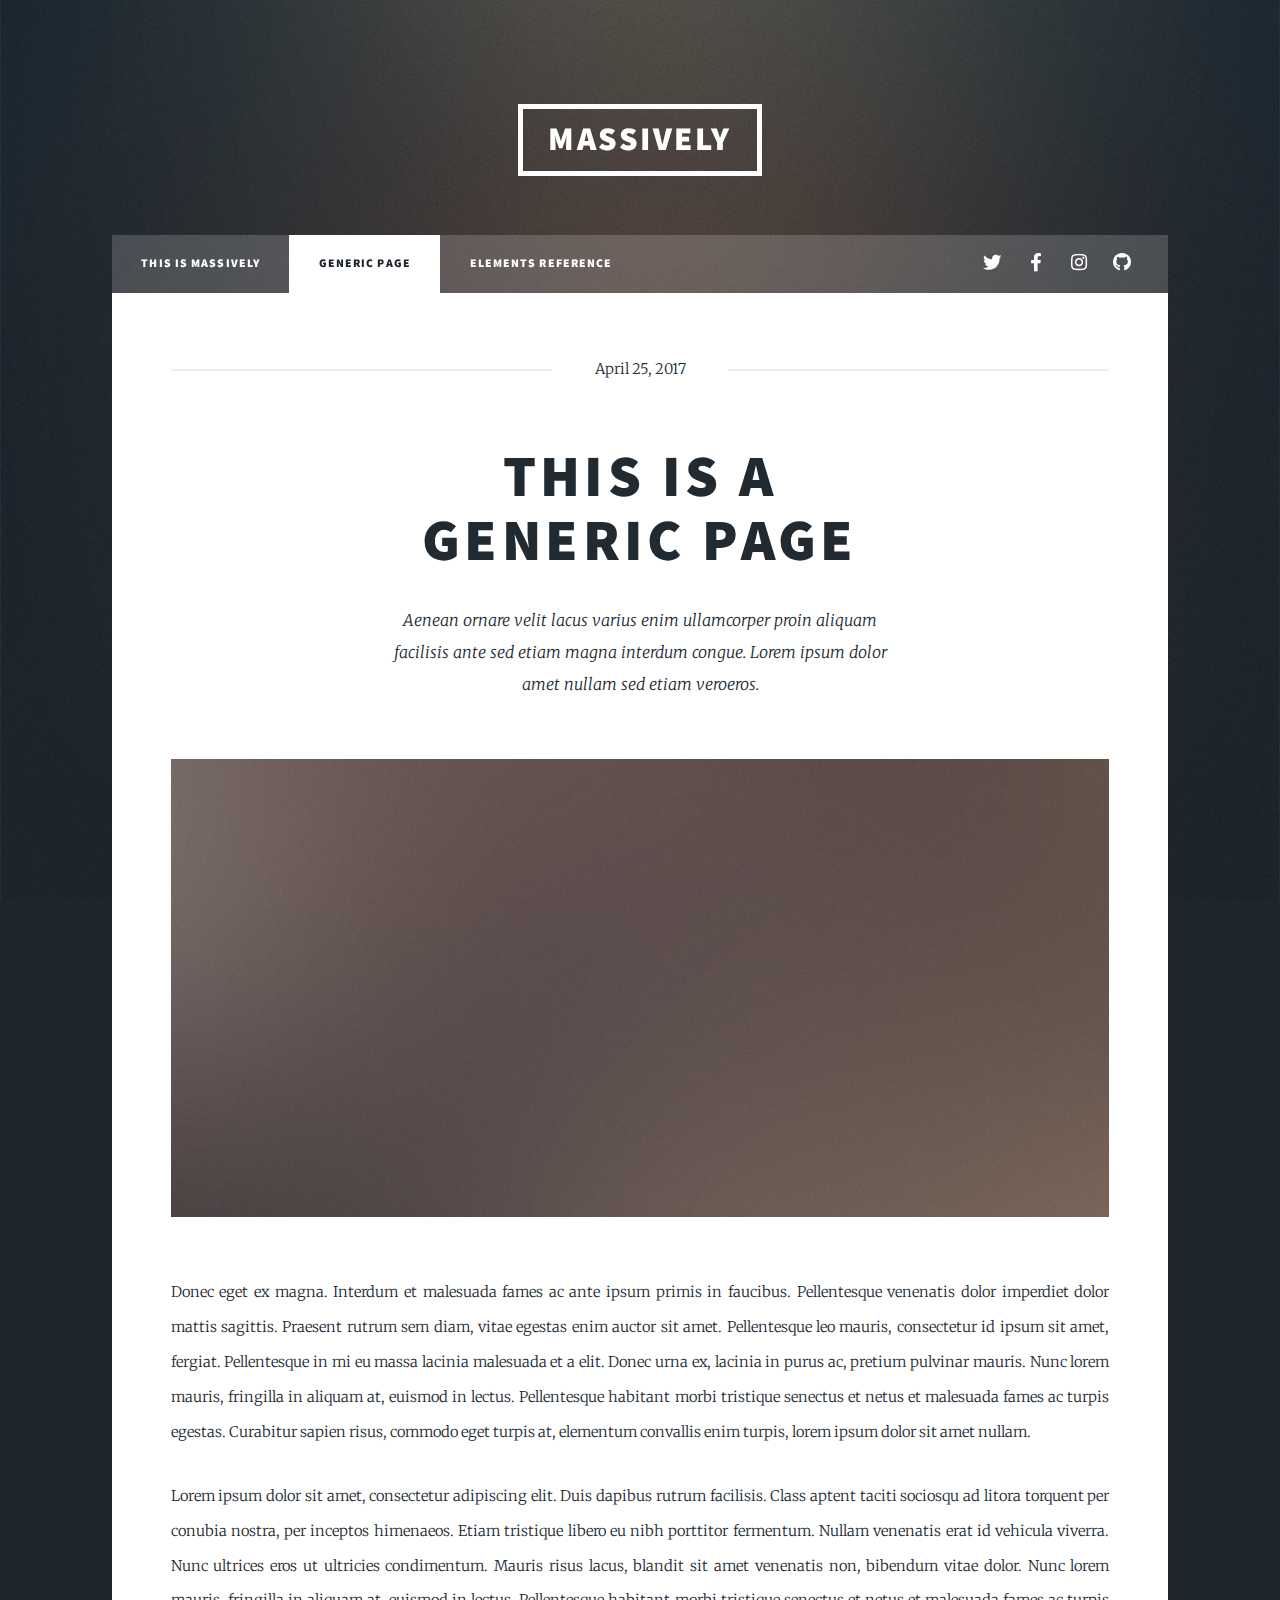
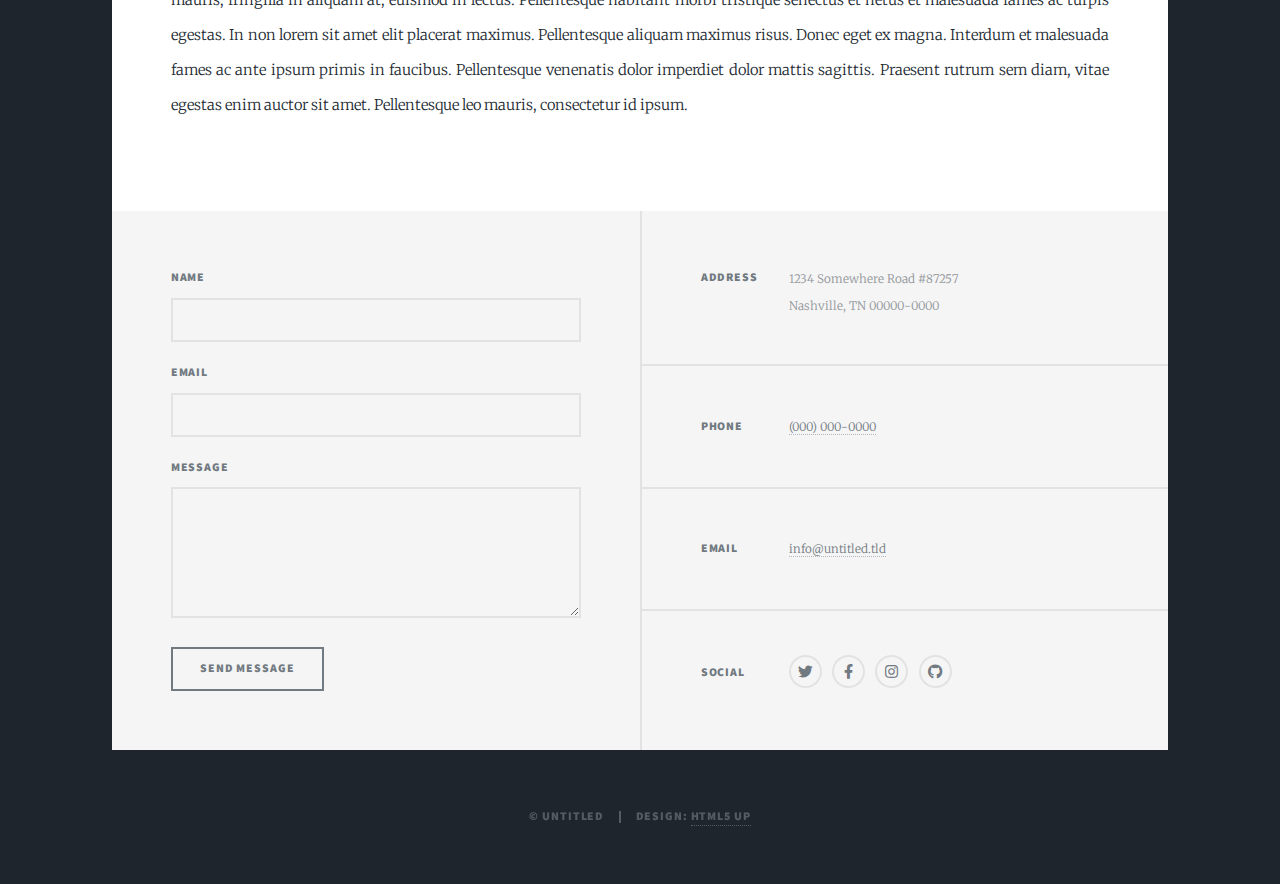
<file: generic.html>
<!DOCTYPE HTML>
<!--
	Massively by HTML5 UP
	html5up.net | @ajlkn
	Free for personal and commercial use under the CCA 3.0 license (html5up.net/license)
-->
<html>
	<head>
		<title>Generic Page - Massively by HTML5 UP</title>
		<meta charset="utf-8" />
		<meta name="viewport" content="width=device-width, initial-scale=1, user-scalable=no" />
		<link rel="stylesheet" href="assets/css/main.css" />
		<noscript><link rel="stylesheet" href="assets/css/noscript.css" /></noscript>
	</head>
	<body class="is-preload">

		<!-- Wrapper -->
			<div id="wrapper">

				<!-- Header -->
					<header id="header">
						<a href="index.html" class="logo">Massively</a>
					</header>

				<!-- Nav -->
					<nav id="nav">
						<ul class="links">
							<li><a href="index.html">This is Massively</a></li>
							<li class="active"><a href="generic.html">Generic Page</a></li>
							<li><a href="elements.html">Elements Reference</a></li>
						</ul>
						<ul class="icons">
							<li><a href="#" class="icon brands fa-twitter"><span class="label">Twitter</span></a></li>
							<li><a href="#" class="icon brands fa-facebook-f"><span class="label">Facebook</span></a></li>
							<li><a href="#" class="icon brands fa-instagram"><span class="label">Instagram</span></a></li>
							<li><a href="#" class="icon brands fa-github"><span class="label">GitHub</span></a></li>
						</ul>
					</nav>

				<!-- Main -->
					<div id="main">

						<!-- Post -->
							<section class="post">
								<header class="major">
									<span class="date">April 25, 2017</span>
									<h1>This is a<br />
									Generic Page</h1>
									<p>Aenean ornare velit lacus varius enim ullamcorper proin aliquam<br />
									facilisis ante sed etiam magna interdum congue. Lorem ipsum dolor<br />
									amet nullam sed etiam veroeros.</p>
								</header>
								<div class="image main"><img src="images/pic01.jpg" alt="" /></div>
								<p>Donec eget ex magna. Interdum et malesuada fames ac ante ipsum primis in faucibus. Pellentesque venenatis dolor imperdiet dolor mattis sagittis. Praesent rutrum sem diam, vitae egestas enim auctor sit amet. Pellentesque leo mauris, consectetur id ipsum sit amet, fergiat. Pellentesque in mi eu massa lacinia malesuada et a elit. Donec urna ex, lacinia in purus ac, pretium pulvinar mauris. Nunc lorem mauris, fringilla in aliquam at, euismod in lectus. Pellentesque habitant morbi tristique senectus et netus et malesuada fames ac turpis egestas. Curabitur sapien risus, commodo eget turpis at, elementum convallis enim turpis, lorem ipsum dolor sit amet nullam.</p>
								<p>Lorem ipsum dolor sit amet, consectetur adipiscing elit. Duis dapibus rutrum facilisis. Class aptent taciti sociosqu ad litora torquent per conubia nostra, per inceptos himenaeos. Etiam tristique libero eu nibh porttitor fermentum. Nullam venenatis erat id vehicula viverra. Nunc ultrices eros ut ultricies condimentum. Mauris risus lacus, blandit sit amet venenatis non, bibendum vitae dolor. Nunc lorem mauris, fringilla in aliquam at, euismod in lectus. Pellentesque habitant morbi tristique senectus et netus et malesuada fames ac turpis egestas. In non lorem sit amet elit placerat maximus. Pellentesque aliquam maximus risus. Donec eget ex magna. Interdum et malesuada fames ac ante ipsum primis in faucibus. Pellentesque venenatis dolor imperdiet dolor mattis sagittis. Praesent rutrum sem diam, vitae egestas enim auctor sit amet. Pellentesque leo mauris, consectetur id ipsum.</p>
							</section>

					</div>

				<!-- Footer -->
					<footer id="footer">
						<section>
							<form method="post" action="#">
								<div class="fields">
									<div class="field">
										<label for="name">Name</label>
										<input type="text" name="name" id="name" />
									</div>
									<div class="field">
										<label for="email">Email</label>
										<input type="text" name="email" id="email" />
									</div>
									<div class="field">
										<label for="message">Message</label>
										<textarea name="message" id="message" rows="3"></textarea>
									</div>
								</div>
								<ul class="actions">
									<li><input type="submit" value="Send Message" /></li>
								</ul>
							</form>
						</section>
						<section class="split contact">
							<section class="alt">
								<h3>Address</h3>
								<p>1234 Somewhere Road #87257<br />
								Nashville, TN 00000-0000</p>
							</section>
							<section>
								<h3>Phone</h3>
								<p><a href="#">(000) 000-0000</a></p>
							</section>
							<section>
								<h3>Email</h3>
								<p><a href="#">info@untitled.tld</a></p>
							</section>
							<section>
								<h3>Social</h3>
								<ul class="icons alt">
									<li><a href="#" class="icon brands alt fa-twitter"><span class="label">Twitter</span></a></li>
									<li><a href="#" class="icon brands alt fa-facebook-f"><span class="label">Facebook</span></a></li>
									<li><a href="#" class="icon brands alt fa-instagram"><span class="label">Instagram</span></a></li>
									<li><a href="#" class="icon brands alt fa-github"><span class="label">GitHub</span></a></li>
								</ul>
							</section>
						</section>
					</footer>

				<!-- Copyright -->
					<div id="copyright">
						<ul><li>&copy; Untitled</li><li>Design: <a href="https://html5up.net">HTML5 UP</a></li></ul>
					</div>

			</div>

		<!-- Scripts -->
			<script src="assets/js/jquery.min.js"></script>
			<script src="assets/js/jquery.scrollex.min.js"></script>
			<script src="assets/js/jquery.scrolly.min.js"></script>
			<script src="assets/js/browser.min.js"></script>
			<script src="assets/js/breakpoints.min.js"></script>
			<script src="assets/js/util.js"></script>
			<script src="assets/js/main.js"></script>

	</body>
</html>
</file>
<file: Websites/Cars/style.css>
html,
body {
	height:100%;
	background-color: lightblue;
}
@media only screen and (max-width: 600px) {
  body {
    background-color: lightblue;
  }
}
.container {
	width:1000px;
	margin:0 auto;
	/*background: green;*/
	/*overflow: hidden;*/ /* ეს იმ შემთხვევისთვის არის, როცა შეიცავს FLOATED ელემენტებს */
	/** margin:0 0 0 0; ყველა მხრიდან ცალცალკე */ 
	/** margin:10px 20px; ზემოთ-ქვემოთ 10 მარჯვნივ-მარცხნივ 20 */
}
.clearfix::after {
  content: "";
  clear: both;
  display: table;
}
.left {
	float:left;
}
.right {
	float:right;
}
.box {
	box-shadow: 0 4px 8px 0 rgba(0, 0, 0, 0.2), 0 6px 20px 0 rgba(0, 0, 0, 0.19);
	box-sizing: border-box;
	border:1px solid #ccc;
	padding:15px;
	margin-bottom:15px;
	background-color: rgb(242, 242, 242);
}
.left-block {
	width:200px;
	height: 100%;
	position: sticky;
	top: 0;
	/*background: yellow;*/
}
.right-block {
	width:200px;
	height: 100%;
	position: sticky;
	top: 0;

	/*background: red;*/
}

.gallery {
	border: 1px solid #ccc;
	margin-bottom: 10px;
}

div.gallery:hover {
  border: 1px solid #777;
}

.gallery a {
	text-decoration: none;
	color: black;
}

.desc {
	text-align: center;
	padding: 15px;
}

.right-block img {
	width: 100%;
	height: auto;	
}

.middle-block {
	box-sizing: border-box;
	width:570px;
	margin:0 15px;
	/*background: blue;*/
}

.main-inner {
	width:535px;
}

.main-inner button {
	width: 500px;
	border: none;
	padding: 10px 0px;
	background-color: #337ab7;
	border-radius: 5px;
	color: #fff	
}

.main-inner button:hover {
	background-color: #11528a;
	cursor: pointer;
}

.main-inner img {
	width: 490px;
	border: thin solid #C3C3C3;
	padding: 5px;
}

.main-inner h3 {
	color: #333333;
	text-align: center;	
	padding: 5px;
	font-size: 20px;
	font-weight: 700px;
	font-family: sans-serif;
}

.main-inner p {
	color: #404040; 
	padding: 10px;
	text-align: justify;
	text-indent: 10px;	
}

.menu {

}

.menu li {
	float:left;
	
}
.menu li:last-child {
	border:none;
}
.menu li a {
	display: block;
	font-weight: bold;
	padding:15px;
	margin-right: 14px;
	color: rgb(0, 153, 255);
	text-decoration: none;
	font-family: Tahoma,Verdana,Segoe,sans-serif; 

}

.menu li a:hover {
	color: rgb(0, 122, 204);
	border-bottom: 1px solid rgb(0, 122, 204);
}

#active {
	color: rgb(0, 122, 204);
	border-bottom: 1px solid rgb(0, 122, 204);
}

.menu img {
	width: 42px;
	float: right;
	padding-top: 2px;
	margin-right: 10px;
}

.menu img:hover {
	opacity: 0.8;
}

.left-block img {
	margin-bottom: 10px;
}


.left-block h1 {
	text-align: center;
	margin-bottom: 20px;
	color: rgb(0, 122, 204);
	font-weight: bold;
	font-family: Tahoma,Verdana,Segoe,sans-serif;
}

.left-block img:hover {
	box-shadow: 0 0 2px 1px rgba(0, 140, 186, 0.5);
	cursor: pointer;
}
</file>
<file: Websites/Fixed/styles.css>
html,
body {
	height:100%;
	background-color: rgb(224, 212, 138);
}

.container {
	width: 1000px;
	margin: auto;
	margin-top: 20px;
	margin-bottom: 10px;
	position: relative;	
}

.top-right {
	position: absolute;
	top: 40px;
  	right: 120px;
  	font-size: 18px;
}

.top-right h2 {
	font-size: 30px;
	font-family: sans-serif;
	margin-bottom: 10px;
}

.top-right h4 {
	font-size: 15px;
	font-family: sans-serif;
}

.container img {
	width: 100%;
	height: 200px;
	margin-bottom: -3px;	
}

.box {
	border:1px solid #bfbfbf;
	margin-bottom: 5px;
}

.main {
	width: 1000px;
	height: auto;
	background-color: rgb(196, 223, 46);
	margin: 0px auto 15px auto;
	border:1px solid #bfbfbf;
	font-family: sans-serif;
	box-sizing: border-box;
	padding: 10px 10px 0px 10px;
}

.clearfix::after {
  content: "";
  clear: both;
  display: table;
}

.menu {
	background-color: rgb(234, 230, 203);	
	border:1px solid #bfbfbf;
	margin-bottom: 10px;
}

.menu li {
	float: left;
}

.menu li a {
	display: block;	
	padding:15px;
	margin-left: 45px;
	color: green;
	text-decoration: none;
	font-family: sans-serif;		
}

#active {
	color: yellow;
}

.menu li a:hover {
	color: yellow;
}

.left {
	float: left;
}

.right {
	float: right;
}

.left-block {

}

.left-menu {
	width: 230px;
	margin-bottom: 10px;
}

.left-menu:last-child {
	margin: 0;
}

.left-menu h1 img {
	width: 20px;

}

.left-menu ul img {
	width: 10px;
	margin-right: 5px;
	margin-left: 5px;
}

.left-menu ul {
	background-color: rgb(234, 230, 203);	
	margin: 0px;
}

.left-menu li {
	padding: 7px;
}

.left-menu li a {
	color: green;
}

.left-menu li a:hover {
	color: yellow;
}

.left-menu h1 {
	font-size: 25px;
	background-color: green;
	color: white;
	padding: 10px;
	margin-bottom: 5px;
}

.left-menu p {
	background-color: rgb(234, 230, 203);
	padding: 10px;
	color: green;
	line-height: 23px;
}

.right-block {
	width: 690px;
	height: 580px;
	padding: 10px 10px 10px 10px;
	line-height: 23px;
	background-color: rgb(234, 230, 203);	
	
}

.right-block button {
	border: none;
	padding: 10px ;
	background-color: green;
	color: white;
	margin-top: 20px;
}

.right-block button:hover {
	color: yellow;
	background-color: #00cc00;
	cursor: pointer;
}

.right-block h1 {
	font-size: 25px;
	color: green;
	margin-bottom: 15px;
}

.right-block p {
	color: green;
}

.gallery {
	margin-bottom: 75px;
	
}

.sub {
	
	width: 310px;
	height: 300px;
	margin-right: 60px;
	
}

.other {	
	width: 310px;
	height: 300px;
}

.footer {
	background-color: green;
	padding: 20px 0px;
	width: 100%;
	float: left;
	text-align: center;
	color: white;	
	margin: 20px 0px 10px 0px;	
}
</file>
<file: Websites/Kinoafisha/styles.css>
@font-face {
  src: url(fonts/bpg_nino_mtavruli_normal.ttf);
  font-family: BPG Nino Mtavruli;
}

*,
*::before,
*::after {
  box-sizing: border-box;
}

body {
  font-family: BPG Nino Mtavruli;
}

:root {
  font-size: 10px;
}

.flexbox {
  display: flex;
}

.m-bottom {
  margin-bottom: 1rem;
}

nav {
  background-color: red;
  color: rgba(255, 255, 255, 1);
  justify-content: space-between;
  align-items: center;
  font-size: 16px;
}

nav li {
  padding: 17px;
  cursor: pointer;
}

nav ol li {
  padding: 0px 15px;
}

nav ol {
  align-items: baseline;
}
nav button {
  background: none;
  border: none;
  color: white;
  cursor: pointer;
  font-size: 14px;
}

.btn-white {
  background-color: white;
  color: #000;
  border-radius: 5px;
  padding: 8px 12px;
  border: 1px solid #ddd;
}

.btn-red {
  background-color: red;
  color: white;
}

.btn-red:hover {
  color: #000;
}

.btn-red:hover {
  color: #000;
}

.btn-white:hover {
  background-color: #ff6666;
}

#myCarousel {
  margin-bottom: 15px;
}

.btn-block {
  display: block;
  width: 100%;
}

.btn-bold {
  font-weight: bold;
}

.active {
  background-color: red;
  color: white;
}

.btn {
  border: 1px solid #ddd;
}

.btn-default:hover {
  border: 1px solid #ddd;
}

.form-group {
  margin-bottom: 15px;
}

.movie-header {
  font-size: 25px;
  border-top-right-radius: 5px;
  border-top-left-radius: 5px;
  font-weight: 400;
  background: #f1f1f1;
  color: #070707;
  padding: 20px 30px;
  margin-bottom: 5px;
}

.movie {
  padding: 15px;
  background-color: #f1f1f1;
  margin: 5px;
  font-size: 30px;
}

.movie-avatar {
  position: relative;
}

.movie-avatar img {
  width: 100%;
  border-radius: 3px;
}

.movie h5 {
  font-size: 16px;
  font-weight: bold;
  color: black;
  margin: 10px 0px;
  cursor: pointer;
}

.ratings > div {
  text-transform: uppercase;
  background: #e00e0e;
  color: white;
  display: inline-block;
  font-weight: bold;
  min-width: 25px;
  padding: 3px;
  text-align: center;
  border-radius: 2px;
  font-size: 12px;
  margin-right: 2px;
  cursor: pointer;
}

.movie-sessions {
  position: absolute;
  bottom: 6px;
  line-height: 15px;
  background: rgba(0, 0, 0, 0.8);
  width: 100%;
  text-align: center;
  border-bottom-right-radius: 3px;
  border-bottom-left-radius: 3px;
  justify-content: center;
  align-items: center;
  padding: 5px;
  align-items: baseline;
}

.movie-sessions a {
  color: white;
  font-size: 15px;
  text-decoration: none;
  border-radius: 2px;
  transition: 0.5s;
  padding: 3px 6px;
}

.movie-sessions a:hover {
  background-color: red;
}

hr {
  margin-top: 20px;
  margin-bottom: 20px;
  border: 0;
  border-top: 1px solid #eee;
}

footer {
  background: #d50000;
  padding: 50px 0 0 0;
  margin: 50px 0 0 0;
  font-family: BPG Nino Mtavruli;
}

.f-nav ul {
  display: flex;
  justify-content: center;
}

.f-nav ul li {
  font-size: 16px;
  color: white;
  margin: 0px 14px;
  padding: 15px 2px 5px;
  transition: 0.5s;
  cursor: pointer;
}

.f-nav ul li:hover {
  box-shadow: 0px 2px;
}

.social-networks {
  text-align: center;
}

.fa {
  padding: 8px;
  font-size: 30px;
  width: 50px;
  text-align: center;
  text-decoration: none;
  margin: 5px 2px;
}

.fa-facebook {
  background: #3b5998;
  color: white;
}

.fa-youtube {
  background: #bb0000;
  color: white;
}

.fa-instagram {
  background: #125688;
  color: white;
}

.text-center {
  font-size: 16px;
  margin: 0px;
  padding-bottom: 10px;
}

.text-center a {
  text-decoration: none;
  color: white;
}

.kino {
  padding: 15px;
  background-color: #f1f1f1;
  border: 5px solid white;
}

.kino-avatar img {
  width: 150px;
  border-radius: 3px;
}

.kino h5 {
  color: black;
  font-weight: bold;
  font-size: 16px;
  margin: 10px 0px;
}

.grid-row {
  margin: 0px;
}
</file>
<file: Websites/Typewriter/styles.css>
body {
  box-sizing: border-box;
  font-family: "Haas Grot Text R Web", "Helvetica Neue", Helvetica, Arial,
    sans-serif;
  overflow-x: hidden;
}

.flexbox {
  display: flex;
}

.flex-row {
  flex-direction: row;
}

.items-center {
  align-items: center;
}

.justify-between {
  justify-content: space-between;
}

.justify-around {
  justify-content: space-around;
}

.main-nav {
  margin: 10px 0px;
}

.logo img {
  cursor: pointer;
}

.main-nav-inner {
  max-width: 1400px;
  margin: 0 auto;
}

.nav-categories li {
  margin-right: 45px;
}

.nav-categories li a {
  text-decoration: none;
  color: rgb(42, 42, 113);
  font-weight: 600;
  transition: 0.3s;
}

.nav-categories li a:hover {
  color: rgb(255, 119, 71);
}

.hire-btn {
  background-color: #fff;
  border-radius: 3px;
  border: 2px solid rgb(255, 119, 71);
  padding: 10px 50px;
  color: rgb(255, 119, 71);
  font-weight: 600;
  font-size: 1rem;
  transition: 0.3s;
}

.hire-btn:hover {
  background-color: rgb(255, 119, 71);
  color: #fff;
  cursor: pointer;
}

#active {
  color: rgb(255, 119, 71);
}

.main-header {
  margin: 0 auto 350px auto;
  position: relative;
  height: 750px;
}

.main-header-inner {
  width: 1400px;
  margin: 0 auto;
}

.header-title {
  max-width: 800px;
}

.header-title h3 {
  color: rgb(255, 119, 71);
  font-style: italic;
  font-family: "Times New Roman", Times, serif;
  font-size: 20px;
}

.h-2 {
  color: rgb(42, 42, 113);
  font-size: 50px;
  font-weight: 600;
  line-height: 40px;
  margin: 20px 0px;
  line-height: 60px;
}

.h-3 {
  color: rgb(255, 119, 71);
  font-style: italic;
  font-family: "Times New Roman", Times, serif;
  font-size: 20px;
}

.parag {
  line-height: 30px;
  color: rgb(115, 115, 115);
  margin-bottom: 30px;
}

.header-title h1 {
  color: rgb(42, 42, 113);
  font-size: 50px;
  font-weight: 600;
  line-height: 40px;
  margin: 20px 0px;
  line-height: 60px;
}

.header-title p {
  max-width: 400px;
  line-height: 30px;
  color: rgb(150, 156, 171);
  margin-bottom: 30px;
}

.header-title label {
  color: rgb(42, 42, 113);
  font-weight: 700;
}

.header-title input {
  border: none;
  width: 250px;
}

.header-title .sign-btn {
  color: #fff;
  background-color: rgb(42, 42, 113);
  padding: 15px 30px;
  border-radius: 5px;
  align-self: center;
  font-weight: 600;
  width: 130px;
  text-align: center;
  border: 1px solid transparent;
  transition: 0.3s;
}

.header-title .sign-btn:hover {
  background-color: #fff;
  color: rgb(42, 42, 113);
  border: 1px solid rgb(42, 42, 113);
  cursor: pointer;
}

.email-input-block {
  padding: 25px;
  border-radius: 10px;
  background-color: #fff;
  width: 550px;
  margin-top: 10px;
  box-shadow: 1px 1px 10px rgb(209, 209, 209);
}

.header-title input::placeholder {
  color: rgb(150, 156, 171);
  padding-bottom: 10px;
  border-bottom: 1px solid rgb(205, 207, 211);
}

.header-bg {
  position: absolute;
  right: 0;
  top: 0;
  bottom: 0;
  z-index: -1;
  max-width: 1150px;
}

.header-bg img {
  border-bottom-left-radius: 5px;
  height: 100%;
}

.about-me {
  width: 1400px;
  margin: 0 auto 290px auto;
  position: relative;
}

.about-me .top-circle {
  position: absolute;
  right: -20px;
  top: -200px;
}

.about-me article {
  width: 450px;
  margin-bottom: 50px;
}

.about-me ul li {
  margin-right: 50px;
  text-align: justify;
  width: 25%;
}

.about-me ul li:first-child {
  width: 50%;
}

.about-me ul li:last-child {
  margin-right: 0px;
}

.disc-serv {
  position: relative;
  top: -50px;
}

.disc-serv a {
  text-decoration: none;
  text-transform: uppercase;
  color: rgb(255, 119, 71);
  font-size: 18px;
  letter-spacing: 5px;
}

.disc-serv a:hover {
  text-decoration: underline;
}

.about-me .bot-circle {
  position: absolute;
  left: -150px;
  bottom: -350px;
  z-index: -1;
}

.services {
  width: 1400px;
  margin: 0 auto;
  text-align: center;
}

.services ul li {
  width: 25%;

  margin: 10px;
}

.services ul li img {
  max-width: 100%;
  max-height: 100%;
  background-size: cover;
}
</file>
<file: Websites/w3/styles.css>
body {
  box-sizing: border-box;
  font-family: sans-serif;
}

.flexbox {
  display: flex;
}

.logo {
  position: relative;
  top: 5px;
  width: 55px;
  cursor: pointer;
}

.logo:hover {
  opacity: 0.9;
}

.main-nav {
  box-shadow: 1px 1px 1px rgb(240, 239, 239);
}

.nav-inner {
  align-items: baseline;
  justify-content: space-between;
  max-width: 1400px;
  margin: 0 auto;
}

.social li .fa {
  font-size: 20px;
  margin: 0 30px;
}

.social li .fa:last-child {
  margin-right: 0px;
}

.social li .fa:hover {
  opacity: 0.7;
  cursor: pointer;
}

.nav-inner ul li {
  padding: 25px;
  border-bottom: 2px solid transparent;
  color: rgb(119, 121, 137);
  font-weight: bolder;
  transition: 0.5s;
}

.nav-inner ul li:hover {
  border-bottom: 2px solid rgb(238, 68, 102);
  cursor: pointer;
  color: rgb(28, 31, 59);
}

.main-header {
  box-shadow: 1px 1px 1px rgb(240, 239, 239);
}

.align-center {
  align-items: center;
}

.space-between {
  justify-content: space-between;
}

.main-header-inner {
  max-width: 1400px;
  margin: 0 auto;
  padding: 50px 0;
}

.header-left {
  max-width: 370px;
}

.header-left h1 {
  color: rgb(28, 31, 59);
  font-size: 50px;
  font-weight: 600;
  line-height: 60px;
}

.header-left p {
  color: rgb(119, 121, 137);
  margin: 25px 0px;
  line-height: 35px;
  font-size: 20px;
}

.header-left button {
  background-color: rgb(238, 68, 102);
  border: none;
  color: white;
  padding: 15px 40px;
  font-size: 18px;
  border-radius: 3px 3px 15px 3px;
  transition: 0.3s;
}

.header-left button:hover {
  background-color: rgb(230, 41, 78);
  cursor: pointer;
}

.header-right img {
  max-width: 600px;
}

.infrastruct {
  max-width: 1400px;
  margin: 0 auto;
  padding: 50px 0;
}

.infra-left img {
  max-width: 600px;
}

.infra-right {
  max-width: 470px;
}

.infra-right h2 {
  color: rgb(28, 31, 59);
  font-size: 40px;
  font-weight: 600;
  margin: 25px 0px;
}

.infra-right p {
  color: rgb(119, 121, 137);

  line-height: 35px;
  font-size: 20px;
}

.infra-right ul li {
  border: 1px solid rgb(230, 41, 78);
  padding: 3px;
  border-radius: 5px;
  margin-right: 10px;
  cursor: pointer;
  transition: 0.5s;
}

.infra-right ul li:hover {
  background-color: rgb(230, 41, 78);
}

.infra-right ul li:nth-child(1) {
  width: 60px;
}

.infra-right ul li:nth-child(2) {
  width: 20px;
}

.infra-right ul li:nth-child(3) {
  background-color: rgb(230, 41, 78);
}
</file>
<file: assets/css/main.css>
@import url(fontawesome-all.min.css);
@import url("https://fonts.googleapis.com/css?family=Merriweather:300,700,300italic,700italic|Source+Sans+Pro:900");

/*
	Massively by HTML5 UP
	html5up.net | @ajlkn
	Free for personal and commercial use under the CCA 3.0 license (html5up.net/license)
*/

html, body, div, span, applet, object,
iframe, h1, h2, h3, h4, h5, h6, p, blockquote,
pre, a, abbr, acronym, address, big, cite,
code, del, dfn, em, img, ins, kbd, q, s, samp,
small, strike, strong, sub, sup, tt, var, b,
u, i, center, dl, dt, dd, ol, ul, li, fieldset,
form, label, legend, table, caption, tbody,
tfoot, thead, tr, th, td, article, aside,
canvas, details, embed, figure, figcaption,
footer, header, hgroup, menu, nav, output, ruby,
section, summary, time, mark, audio, video {
	margin: 0;
	padding: 0;
	border: 0;
	font-size: 100%;
	font: inherit;
	vertical-align: baseline;}

article, aside, details, figcaption, figure,
footer, header, hgroup, menu, nav, section {
	display: block;}

body {
	line-height: 1;
}

ol, ul {
	list-style: none;
}

blockquote, q {
	quotes: none;
}

	blockquote:before, blockquote:after, q:before, q:after {
		content: '';
		content: none;
	}

table {
	border-collapse: collapse;
	border-spacing: 0;
}

body {
	-webkit-text-size-adjust: none;
}

mark {
	background-color: transparent;
	color: inherit;
}

input::-moz-focus-inner {
	border: 0;
	padding: 0;
}

input, select, textarea {
	-moz-appearance: none;
	-webkit-appearance: none;
	-ms-appearance: none;
	appearance: none;
}

/* Basic */

	@-ms-viewport {
		width: device-width;
	}

	body {
		-ms-overflow-style: scrollbar;
	}

	@media screen and (max-width: 480px) {

		html, body {
			min-width: 320px;
		}

	}

	html {
		box-sizing: border-box;
	}

	*, *:before, *:after {
		box-sizing: inherit;
	}

	body {
		background-color: #1e252d;
	}

		body.is-preload *, body.is-preload *:before, body.is-preload *:after {
			-moz-animation: none !important;
			-webkit-animation: none !important;
			-ms-animation: none !important;
			animation: none !important;
			-moz-transition: none !important;
			-webkit-transition: none !important;
			-ms-transition: none !important;
			transition: none !important;
		}

/* Type */

	html {
		font-size: 16pt;
	}

		@media screen and (max-width: 1680px) {

			html {
				font-size: 12pt;
			}

		}

		@media screen and (max-width: 1280px) {

			html {
				font-size: 11pt;
			}

		}

		@media screen and (max-width: 360px) {

			html {
				font-size: 10pt;
			}

		}

	body {
		color: #212931;
	}

	body, input, select, textarea {
		font-family: "Merriweather", Georgia, serif;
		font-weight: 300;
		font-size: 1rem;
		line-height: 2.375;
	}

	a {
		-moz-transition: color 0.2s ease-in-out, background-color 0.2s ease-in-out, border-color 0.2s ease-in-out, box-shadow 0.2s ease-in-out;
		-webkit-transition: color 0.2s ease-in-out, background-color 0.2s ease-in-out, border-color 0.2s ease-in-out, box-shadow 0.2s ease-in-out;
		-ms-transition: color 0.2s ease-in-out, background-color 0.2s ease-in-out, border-color 0.2s ease-in-out, box-shadow 0.2s ease-in-out;
		transition: color 0.2s ease-in-out, background-color 0.2s ease-in-out, border-color 0.2s ease-in-out, box-shadow 0.2s ease-in-out;
		border-bottom: dotted 1px;
		text-decoration: none;
	}

		a:hover {
			border-bottom-color: transparent;
		}

	strong, b {
		font-weight: 600;
	}

	em, i {
		font-style: italic;
	}

	p {
		text-align: justify;
		margin: 0 0 2rem 0;
	}

	h1, h2, h3, h4, h5, h6 {
		font-family: "Source Sans Pro", Helvetica, sans-serif;
		font-weight: 900;
		line-height: 1.5;
		letter-spacing: 0.075em;
		text-transform: uppercase;
		margin: 0 0 1rem 0;
	}

		h1 a, h2 a, h3 a, h4 a, h5 a, h6 a {
			border-bottom: 0;
			color: inherit;
			text-decoration: none;
		}

	h1 {
		font-size: 4rem;
		line-height: 1.1;
		margin: 0 0 2rem 0;
	}

	h2 {
		font-size: 1.75rem;
		line-height: 1.3;
		margin: 0 0 1.5rem 0;
	}

	h3 {
		font-size: 1.25rem;
		margin: 0 0 1.5rem 0;
	}

	h4 {
		font-size: 1rem;
	}

	h5 {
		font-size: 0.9rem;
	}

	h6 {
		font-size: 0.8rem;
	}

	sub {
		font-size: 0.8rem;
		position: relative;
		top: 0.5rem;
	}

	sup {
		font-size: 0.8rem;
		position: relative;
		top: -0.5rem;
	}

	blockquote {
		border-left: solid 4px;
		font-style: italic;
		margin: 0 0 2rem 0;
		padding: 0.5rem 0 0.5rem 2rem;
	}

	code {
		border: solid 2px;
		font-family: "Courier New", monospace;
		font-size: 0.9rem;
		margin: 0 0.25rem;
		padding: 0.25rem 0.65rem;
	}

	pre {
		-webkit-overflow-scrolling: touch;
		font-family: "Courier New", monospace;
		font-size: 0.9rem;
		margin: 0 0 2rem 0;
	}

		pre code {
			display: block;
			line-height: 1.75;
			padding: 1rem 1.5rem;
			overflow-x: auto;
		}

	hr {
		border: 0;
		border-bottom: solid 2px;
		margin: 3rem 0;
	}

		hr.major {
			margin: 5rem 0;
		}

	.align-left {
		text-align: left;
	}

	.align-center {
		text-align: center;
	}

	.align-right {
		text-align: right;
	}

	input, select, textarea {
		color: #212931;
	}

	a {
		color: #212931;
		border-bottom-color: rgba(33, 41, 49, 0.5);
	}

		a:hover {
			border-bottom-color: transparent;
			color: #18bfef !important;
		}

	strong, b {
		color: #212931;
	}

	h1, h2, h3, h4, h5, h6 {
		color: #212931;
	}

	blockquote {
		border-left-color: #eeeeee;
	}

	code {
		background: rgba(220, 220, 220, 0.25);
		border-color: #eeeeee;
	}

	hr {
		border-bottom-color: #eeeeee;
	}

/* Row */

	.row {
		display: flex;
		flex-wrap: wrap;
		box-sizing: border-box;
		align-items: stretch;
	}

		.row > * {
			box-sizing: border-box;
		}

		.row.gtr-uniform > * > :last-child {
			margin-bottom: 0;
		}

		.row.aln-left {
			justify-content: flex-start;
		}

		.row.aln-center {
			justify-content: center;
		}

		.row.aln-right {
			justify-content: flex-end;
		}

		.row.aln-top {
			align-items: flex-start;
		}

		.row.aln-middle {
			align-items: center;
		}

		.row.aln-bottom {
			align-items: flex-end;
		}

		.row > .imp {
			order: -1;
		}

		.row > .col-1 {
			width: 8.33333%;
		}

		.row > .off-1 {
			margin-left: 8.33333%;
		}

		.row > .col-2 {
			width: 16.66667%;
		}

		.row > .off-2 {
			margin-left: 16.66667%;
		}

		.row > .col-3 {
			width: 25%;
		}

		.row > .off-3 {
			margin-left: 25%;
		}

		.row > .col-4 {
			width: 33.33333%;
		}

		.row > .off-4 {
			margin-left: 33.33333%;
		}

		.row > .col-5 {
			width: 41.66667%;
		}

		.row > .off-5 {
			margin-left: 41.66667%;
		}

		.row > .col-6 {
			width: 50%;
		}

		.row > .off-6 {
			margin-left: 50%;
		}

		.row > .col-7 {
			width: 58.33333%;
		}

		.row > .off-7 {
			margin-left: 58.33333%;
		}

		.row > .col-8 {
			width: 66.66667%;
		}

		.row > .off-8 {
			margin-left: 66.66667%;
		}

		.row > .col-9 {
			width: 75%;
		}

		.row > .off-9 {
			margin-left: 75%;
		}

		.row > .col-10 {
			width: 83.33333%;
		}

		.row > .off-10 {
			margin-left: 83.33333%;
		}

		.row > .col-11 {
			width: 91.66667%;
		}

		.row > .off-11 {
			margin-left: 91.66667%;
		}

		.row > .col-12 {
			width: 100%;
		}

		.row > .off-12 {
			margin-left: 100%;
		}

		.row.gtr-0 {
			margin-top: 0;
			margin-left: 0rem;
		}

			.row.gtr-0 > * {
				padding: 0 0 0 0rem;
			}

			.row.gtr-0.gtr-uniform {
				margin-top: 0rem;
			}

				.row.gtr-0.gtr-uniform > * {
					padding-top: 0rem;
				}

		.row.gtr-25 {
			margin-top: 0;
			margin-left: -0.375rem;
		}

			.row.gtr-25 > * {
				padding: 0 0 0 0.375rem;
			}

			.row.gtr-25.gtr-uniform {
				margin-top: -0.375rem;
			}

				.row.gtr-25.gtr-uniform > * {
					padding-top: 0.375rem;
				}

		.row.gtr-50 {
			margin-top: 0;
			margin-left: -0.75rem;
		}

			.row.gtr-50 > * {
				padding: 0 0 0 0.75rem;
			}

			.row.gtr-50.gtr-uniform {
				margin-top: -0.75rem;
			}

				.row.gtr-50.gtr-uniform > * {
					padding-top: 0.75rem;
				}

		.row {
			margin-top: 0;
			margin-left: -1.5rem;
		}

			.row > * {
				padding: 0 0 0 1.5rem;
			}

			.row.gtr-uniform {
				margin-top: -1.5rem;
			}

				.row.gtr-uniform > * {
					padding-top: 1.5rem;
				}

		.row.gtr-150 {
			margin-top: 0;
			margin-left: -2.25rem;
		}

			.row.gtr-150 > * {
				padding: 0 0 0 2.25rem;
			}

			.row.gtr-150.gtr-uniform {
				margin-top: -2.25rem;
			}

				.row.gtr-150.gtr-uniform > * {
					padding-top: 2.25rem;
				}

		.row.gtr-200 {
			margin-top: 0;
			margin-left: -3rem;
		}

			.row.gtr-200 > * {
				padding: 0 0 0 3rem;
			}

			.row.gtr-200.gtr-uniform {
				margin-top: -3rem;
			}

				.row.gtr-200.gtr-uniform > * {
					padding-top: 3rem;
				}

		@media screen and (max-width: 1680px) {

			.row {
				display: flex;
				flex-wrap: wrap;
				box-sizing: border-box;
				align-items: stretch;
			}

				.row > * {
					box-sizing: border-box;
				}

				.row.gtr-uniform > * > :last-child {
					margin-bottom: 0;
				}

				.row.aln-left {
					justify-content: flex-start;
				}

				.row.aln-center {
					justify-content: center;
				}

				.row.aln-right {
					justify-content: flex-end;
				}

				.row.aln-top {
					align-items: flex-start;
				}

				.row.aln-middle {
					align-items: center;
				}

				.row.aln-bottom {
					align-items: flex-end;
				}

				.row > .imp-xlarge {
					order: -1;
				}

				.row > .col-1-xlarge {
					width: 8.33333%;
				}

				.row > .off-1-xlarge {
					margin-left: 8.33333%;
				}

				.row > .col-2-xlarge {
					width: 16.66667%;
				}

				.row > .off-2-xlarge {
					margin-left: 16.66667%;
				}

				.row > .col-3-xlarge {
					width: 25%;
				}

				.row > .off-3-xlarge {
					margin-left: 25%;
				}

				.row > .col-4-xlarge {
					width: 33.33333%;
				}

				.row > .off-4-xlarge {
					margin-left: 33.33333%;
				}

				.row > .col-5-xlarge {
					width: 41.66667%;
				}

				.row > .off-5-xlarge {
					margin-left: 41.66667%;
				}

				.row > .col-6-xlarge {
					width: 50%;
				}

				.row > .off-6-xlarge {
					margin-left: 50%;
				}

				.row > .col-7-xlarge {
					width: 58.33333%;
				}

				.row > .off-7-xlarge {
					margin-left: 58.33333%;
				}

				.row > .col-8-xlarge {
					width: 66.66667%;
				}

				.row > .off-8-xlarge {
					margin-left: 66.66667%;
				}

				.row > .col-9-xlarge {
					width: 75%;
				}

				.row > .off-9-xlarge {
					margin-left: 75%;
				}

				.row > .col-10-xlarge {
					width: 83.33333%;
				}

				.row > .off-10-xlarge {
					margin-left: 83.33333%;
				}

				.row > .col-11-xlarge {
					width: 91.66667%;
				}

				.row > .off-11-xlarge {
					margin-left: 91.66667%;
				}

				.row > .col-12-xlarge {
					width: 100%;
				}

				.row > .off-12-xlarge {
					margin-left: 100%;
				}

				.row.gtr-0 {
					margin-top: 0;
					margin-left: 0rem;
				}

					.row.gtr-0 > * {
						padding: 0 0 0 0rem;
					}

					.row.gtr-0.gtr-uniform {
						margin-top: 0rem;
					}

						.row.gtr-0.gtr-uniform > * {
							padding-top: 0rem;
						}

				.row.gtr-25 {
					margin-top: 0;
					margin-left: -0.375rem;
				}

					.row.gtr-25 > * {
						padding: 0 0 0 0.375rem;
					}

					.row.gtr-25.gtr-uniform {
						margin-top: -0.375rem;
					}

						.row.gtr-25.gtr-uniform > * {
							padding-top: 0.375rem;
						}

				.row.gtr-50 {
					margin-top: 0;
					margin-left: -0.75rem;
				}

					.row.gtr-50 > * {
						padding: 0 0 0 0.75rem;
					}

					.row.gtr-50.gtr-uniform {
						margin-top: -0.75rem;
					}

						.row.gtr-50.gtr-uniform > * {
							padding-top: 0.75rem;
						}

				.row {
					margin-top: 0;
					margin-left: -1.5rem;
				}

					.row > * {
						padding: 0 0 0 1.5rem;
					}

					.row.gtr-uniform {
						margin-top: -1.5rem;
					}

						.row.gtr-uniform > * {
							padding-top: 1.5rem;
						}

				.row.gtr-150 {
					margin-top: 0;
					margin-left: -2.25rem;
				}

					.row.gtr-150 > * {
						padding: 0 0 0 2.25rem;
					}

					.row.gtr-150.gtr-uniform {
						margin-top: -2.25rem;
					}

						.row.gtr-150.gtr-uniform > * {
							padding-top: 2.25rem;
						}

				.row.gtr-200 {
					margin-top: 0;
					margin-left: -3rem;
				}

					.row.gtr-200 > * {
						padding: 0 0 0 3rem;
					}

					.row.gtr-200.gtr-uniform {
						margin-top: -3rem;
					}

						.row.gtr-200.gtr-uniform > * {
							padding-top: 3rem;
						}

		}

		@media screen and (max-width: 1280px) {

			.row {
				display: flex;
				flex-wrap: wrap;
				box-sizing: border-box;
				align-items: stretch;
			}

				.row > * {
					box-sizing: border-box;
				}

				.row.gtr-uniform > * > :last-child {
					margin-bottom: 0;
				}

				.row.aln-left {
					justify-content: flex-start;
				}

				.row.aln-center {
					justify-content: center;
				}

				.row.aln-right {
					justify-content: flex-end;
				}

				.row.aln-top {
					align-items: flex-start;
				}

				.row.aln-middle {
					align-items: center;
				}

				.row.aln-bottom {
					align-items: flex-end;
				}

				.row > .imp-large {
					order: -1;
				}

				.row > .col-1-large {
					width: 8.33333%;
				}

				.row > .off-1-large {
					margin-left: 8.33333%;
				}

				.row > .col-2-large {
					width: 16.66667%;
				}

				.row > .off-2-large {
					margin-left: 16.66667%;
				}

				.row > .col-3-large {
					width: 25%;
				}

				.row > .off-3-large {
					margin-left: 25%;
				}

				.row > .col-4-large {
					width: 33.33333%;
				}

				.row > .off-4-large {
					margin-left: 33.33333%;
				}

				.row > .col-5-large {
					width: 41.66667%;
				}

				.row > .off-5-large {
					margin-left: 41.66667%;
				}

				.row > .col-6-large {
					width: 50%;
				}

				.row > .off-6-large {
					margin-left: 50%;
				}

				.row > .col-7-large {
					width: 58.33333%;
				}

				.row > .off-7-large {
					margin-left: 58.33333%;
				}

				.row > .col-8-large {
					width: 66.66667%;
				}

				.row > .off-8-large {
					margin-left: 66.66667%;
				}

				.row > .col-9-large {
					width: 75%;
				}

				.row > .off-9-large {
					margin-left: 75%;
				}

				.row > .col-10-large {
					width: 83.33333%;
				}

				.row > .off-10-large {
					margin-left: 83.33333%;
				}

				.row > .col-11-large {
					width: 91.66667%;
				}

				.row > .off-11-large {
					margin-left: 91.66667%;
				}

				.row > .col-12-large {
					width: 100%;
				}

				.row > .off-12-large {
					margin-left: 100%;
				}

				.row.gtr-0 {
					margin-top: 0;
					margin-left: 0rem;
				}

					.row.gtr-0 > * {
						padding: 0 0 0 0rem;
					}

					.row.gtr-0.gtr-uniform {
						margin-top: 0rem;
					}

						.row.gtr-0.gtr-uniform > * {
							padding-top: 0rem;
						}

				.row.gtr-25 {
					margin-top: 0;
					margin-left: -0.375rem;
				}

					.row.gtr-25 > * {
						padding: 0 0 0 0.375rem;
					}

					.row.gtr-25.gtr-uniform {
						margin-top: -0.375rem;
					}

						.row.gtr-25.gtr-uniform > * {
							padding-top: 0.375rem;
						}

				.row.gtr-50 {
					margin-top: 0;
					margin-left: -0.75rem;
				}

					.row.gtr-50 > * {
						padding: 0 0 0 0.75rem;
					}

					.row.gtr-50.gtr-uniform {
						margin-top: -0.75rem;
					}

						.row.gtr-50.gtr-uniform > * {
							padding-top: 0.75rem;
						}

				.row {
					margin-top: 0;
					margin-left: -1.5rem;
				}

					.row > * {
						padding: 0 0 0 1.5rem;
					}

					.row.gtr-uniform {
						margin-top: -1.5rem;
					}

						.row.gtr-uniform > * {
							padding-top: 1.5rem;
						}

				.row.gtr-150 {
					margin-top: 0;
					margin-left: -2.25rem;
				}

					.row.gtr-150 > * {
						padding: 0 0 0 2.25rem;
					}

					.row.gtr-150.gtr-uniform {
						margin-top: -2.25rem;
					}

						.row.gtr-150.gtr-uniform > * {
							padding-top: 2.25rem;
						}

				.row.gtr-200 {
					margin-top: 0;
					margin-left: -3rem;
				}

					.row.gtr-200 > * {
						padding: 0 0 0 3rem;
					}

					.row.gtr-200.gtr-uniform {
						margin-top: -3rem;
					}

						.row.gtr-200.gtr-uniform > * {
							padding-top: 3rem;
						}

		}

		@media screen and (max-width: 980px) {

			.row {
				display: flex;
				flex-wrap: wrap;
				box-sizing: border-box;
				align-items: stretch;
			}

				.row > * {
					box-sizing: border-box;
				}

				.row.gtr-uniform > * > :last-child {
					margin-bottom: 0;
				}

				.row.aln-left {
					justify-content: flex-start;
				}

				.row.aln-center {
					justify-content: center;
				}

				.row.aln-right {
					justify-content: flex-end;
				}

				.row.aln-top {
					align-items: flex-start;
				}

				.row.aln-middle {
					align-items: center;
				}

				.row.aln-bottom {
					align-items: flex-end;
				}

				.row > .imp-medium {
					order: -1;
				}

				.row > .col-1-medium {
					width: 8.33333%;
				}

				.row > .off-1-medium {
					margin-left: 8.33333%;
				}

				.row > .col-2-medium {
					width: 16.66667%;
				}

				.row > .off-2-medium {
					margin-left: 16.66667%;
				}

				.row > .col-3-medium {
					width: 25%;
				}

				.row > .off-3-medium {
					margin-left: 25%;
				}

				.row > .col-4-medium {
					width: 33.33333%;
				}

				.row > .off-4-medium {
					margin-left: 33.33333%;
				}

				.row > .col-5-medium {
					width: 41.66667%;
				}

				.row > .off-5-medium {
					margin-left: 41.66667%;
				}

				.row > .col-6-medium {
					width: 50%;
				}

				.row > .off-6-medium {
					margin-left: 50%;
				}

				.row > .col-7-medium {
					width: 58.33333%;
				}

				.row > .off-7-medium {
					margin-left: 58.33333%;
				}

				.row > .col-8-medium {
					width: 66.66667%;
				}

				.row > .off-8-medium {
					margin-left: 66.66667%;
				}

				.row > .col-9-medium {
					width: 75%;
				}

				.row > .off-9-medium {
					margin-left: 75%;
				}

				.row > .col-10-medium {
					width: 83.33333%;
				}

				.row > .off-10-medium {
					margin-left: 83.33333%;
				}

				.row > .col-11-medium {
					width: 91.66667%;
				}

				.row > .off-11-medium {
					margin-left: 91.66667%;
				}

				.row > .col-12-medium {
					width: 100%;
				}

				.row > .off-12-medium {
					margin-left: 100%;
				}

				.row.gtr-0 {
					margin-top: 0;
					margin-left: 0rem;
				}

					.row.gtr-0 > * {
						padding: 0 0 0 0rem;
					}

					.row.gtr-0.gtr-uniform {
						margin-top: 0rem;
					}

						.row.gtr-0.gtr-uniform > * {
							padding-top: 0rem;
						}

				.row.gtr-25 {
					margin-top: 0;
					margin-left: -0.375rem;
				}

					.row.gtr-25 > * {
						padding: 0 0 0 0.375rem;
					}

					.row.gtr-25.gtr-uniform {
						margin-top: -0.375rem;
					}

						.row.gtr-25.gtr-uniform > * {
							padding-top: 0.375rem;
						}

				.row.gtr-50 {
					margin-top: 0;
					margin-left: -0.75rem;
				}

					.row.gtr-50 > * {
						padding: 0 0 0 0.75rem;
					}

					.row.gtr-50.gtr-uniform {
						margin-top: -0.75rem;
					}

						.row.gtr-50.gtr-uniform > * {
							padding-top: 0.75rem;
						}

				.row {
					margin-top: 0;
					margin-left: -1.5rem;
				}

					.row > * {
						padding: 0 0 0 1.5rem;
					}

					.row.gtr-uniform {
						margin-top: -1.5rem;
					}

						.row.gtr-uniform > * {
							padding-top: 1.5rem;
						}

				.row.gtr-150 {
					margin-top: 0;
					margin-left: -2.25rem;
				}

					.row.gtr-150 > * {
						padding: 0 0 0 2.25rem;
					}

					.row.gtr-150.gtr-uniform {
						margin-top: -2.25rem;
					}

						.row.gtr-150.gtr-uniform > * {
							padding-top: 2.25rem;
						}

				.row.gtr-200 {
					margin-top: 0;
					margin-left: -3rem;
				}

					.row.gtr-200 > * {
						padding: 0 0 0 3rem;
					}

					.row.gtr-200.gtr-uniform {
						margin-top: -3rem;
					}

						.row.gtr-200.gtr-uniform > * {
							padding-top: 3rem;
						}

		}

		@media screen and (max-width: 736px) {

			.row {
				display: flex;
				flex-wrap: wrap;
				box-sizing: border-box;
				align-items: stretch;
			}

				.row > * {
					box-sizing: border-box;
				}

				.row.gtr-uniform > * > :last-child {
					margin-bottom: 0;
				}

				.row.aln-left {
					justify-content: flex-start;
				}

				.row.aln-center {
					justify-content: center;
				}

				.row.aln-right {
					justify-content: flex-end;
				}

				.row.aln-top {
					align-items: flex-start;
				}

				.row.aln-middle {
					align-items: center;
				}

				.row.aln-bottom {
					align-items: flex-end;
				}

				.row > .imp-small {
					order: -1;
				}

				.row > .col-1-small {
					width: 8.33333%;
				}

				.row > .off-1-small {
					margin-left: 8.33333%;
				}

				.row > .col-2-small {
					width: 16.66667%;
				}

				.row > .off-2-small {
					margin-left: 16.66667%;
				}

				.row > .col-3-small {
					width: 25%;
				}

				.row > .off-3-small {
					margin-left: 25%;
				}

				.row > .col-4-small {
					width: 33.33333%;
				}

				.row > .off-4-small {
					margin-left: 33.33333%;
				}

				.row > .col-5-small {
					width: 41.66667%;
				}

				.row > .off-5-small {
					margin-left: 41.66667%;
				}

				.row > .col-6-small {
					width: 50%;
				}

				.row > .off-6-small {
					margin-left: 50%;
				}

				.row > .col-7-small {
					width: 58.33333%;
				}

				.row > .off-7-small {
					margin-left: 58.33333%;
				}

				.row > .col-8-small {
					width: 66.66667%;
				}

				.row > .off-8-small {
					margin-left: 66.66667%;
				}

				.row > .col-9-small {
					width: 75%;
				}

				.row > .off-9-small {
					margin-left: 75%;
				}

				.row > .col-10-small {
					width: 83.33333%;
				}

				.row > .off-10-small {
					margin-left: 83.33333%;
				}

				.row > .col-11-small {
					width: 91.66667%;
				}

				.row > .off-11-small {
					margin-left: 91.66667%;
				}

				.row > .col-12-small {
					width: 100%;
				}

				.row > .off-12-small {
					margin-left: 100%;
				}

				.row.gtr-0 {
					margin-top: 0;
					margin-left: 0rem;
				}

					.row.gtr-0 > * {
						padding: 0 0 0 0rem;
					}

					.row.gtr-0.gtr-uniform {
						margin-top: 0rem;
					}

						.row.gtr-0.gtr-uniform > * {
							padding-top: 0rem;
						}

				.row.gtr-25 {
					margin-top: 0;
					margin-left: -0.375rem;
				}

					.row.gtr-25 > * {
						padding: 0 0 0 0.375rem;
					}

					.row.gtr-25.gtr-uniform {
						margin-top: -0.375rem;
					}

						.row.gtr-25.gtr-uniform > * {
							padding-top: 0.375rem;
						}

				.row.gtr-50 {
					margin-top: 0;
					margin-left: -0.75rem;
				}

					.row.gtr-50 > * {
						padding: 0 0 0 0.75rem;
					}

					.row.gtr-50.gtr-uniform {
						margin-top: -0.75rem;
					}

						.row.gtr-50.gtr-uniform > * {
							padding-top: 0.75rem;
						}

				.row {
					margin-top: 0;
					margin-left: -1.5rem;
				}

					.row > * {
						padding: 0 0 0 1.5rem;
					}

					.row.gtr-uniform {
						margin-top: -1.5rem;
					}

						.row.gtr-uniform > * {
							padding-top: 1.5rem;
						}

				.row.gtr-150 {
					margin-top: 0;
					margin-left: -2.25rem;
				}

					.row.gtr-150 > * {
						padding: 0 0 0 2.25rem;
					}

					.row.gtr-150.gtr-uniform {
						margin-top: -2.25rem;
					}

						.row.gtr-150.gtr-uniform > * {
							padding-top: 2.25rem;
						}

				.row.gtr-200 {
					margin-top: 0;
					margin-left: -3rem;
				}

					.row.gtr-200 > * {
						padding: 0 0 0 3rem;
					}

					.row.gtr-200.gtr-uniform {
						margin-top: -3rem;
					}

						.row.gtr-200.gtr-uniform > * {
							padding-top: 3rem;
						}

		}

		@media screen and (max-width: 480px) {

			.row {
				display: flex;
				flex-wrap: wrap;
				box-sizing: border-box;
				align-items: stretch;
			}

				.row > * {
					box-sizing: border-box;
				}

				.row.gtr-uniform > * > :last-child {
					margin-bottom: 0;
				}

				.row.aln-left {
					justify-content: flex-start;
				}

				.row.aln-center {
					justify-content: center;
				}

				.row.aln-right {
					justify-content: flex-end;
				}

				.row.aln-top {
					align-items: flex-start;
				}

				.row.aln-middle {
					align-items: center;
				}

				.row.aln-bottom {
					align-items: flex-end;
				}

				.row > .imp-xsmall {
					order: -1;
				}

				.row > .col-1-xsmall {
					width: 8.33333%;
				}

				.row > .off-1-xsmall {
					margin-left: 8.33333%;
				}

				.row > .col-2-xsmall {
					width: 16.66667%;
				}

				.row > .off-2-xsmall {
					margin-left: 16.66667%;
				}

				.row > .col-3-xsmall {
					width: 25%;
				}

				.row > .off-3-xsmall {
					margin-left: 25%;
				}

				.row > .col-4-xsmall {
					width: 33.33333%;
				}

				.row > .off-4-xsmall {
					margin-left: 33.33333%;
				}

				.row > .col-5-xsmall {
					width: 41.66667%;
				}

				.row > .off-5-xsmall {
					margin-left: 41.66667%;
				}

				.row > .col-6-xsmall {
					width: 50%;
				}

				.row > .off-6-xsmall {
					margin-left: 50%;
				}

				.row > .col-7-xsmall {
					width: 58.33333%;
				}

				.row > .off-7-xsmall {
					margin-left: 58.33333%;
				}

				.row > .col-8-xsmall {
					width: 66.66667%;
				}

				.row > .off-8-xsmall {
					margin-left: 66.66667%;
				}

				.row > .col-9-xsmall {
					width: 75%;
				}

				.row > .off-9-xsmall {
					margin-left: 75%;
				}

				.row > .col-10-xsmall {
					width: 83.33333%;
				}

				.row > .off-10-xsmall {
					margin-left: 83.33333%;
				}

				.row > .col-11-xsmall {
					width: 91.66667%;
				}

				.row > .off-11-xsmall {
					margin-left: 91.66667%;
				}

				.row > .col-12-xsmall {
					width: 100%;
				}

				.row > .off-12-xsmall {
					margin-left: 100%;
				}

				.row.gtr-0 {
					margin-top: 0;
					margin-left: 0rem;
				}

					.row.gtr-0 > * {
						padding: 0 0 0 0rem;
					}

					.row.gtr-0.gtr-uniform {
						margin-top: 0rem;
					}

						.row.gtr-0.gtr-uniform > * {
							padding-top: 0rem;
						}

				.row.gtr-25 {
					margin-top: 0;
					margin-left: -0.375rem;
				}

					.row.gtr-25 > * {
						padding: 0 0 0 0.375rem;
					}

					.row.gtr-25.gtr-uniform {
						margin-top: -0.375rem;
					}

						.row.gtr-25.gtr-uniform > * {
							padding-top: 0.375rem;
						}

				.row.gtr-50 {
					margin-top: 0;
					margin-left: -0.75rem;
				}

					.row.gtr-50 > * {
						padding: 0 0 0 0.75rem;
					}

					.row.gtr-50.gtr-uniform {
						margin-top: -0.75rem;
					}

						.row.gtr-50.gtr-uniform > * {
							padding-top: 0.75rem;
						}

				.row {
					margin-top: 0;
					margin-left: -1.5rem;
				}

					.row > * {
						padding: 0 0 0 1.5rem;
					}

					.row.gtr-uniform {
						margin-top: -1.5rem;
					}

						.row.gtr-uniform > * {
							padding-top: 1.5rem;
						}

				.row.gtr-150 {
					margin-top: 0;
					margin-left: -2.25rem;
				}

					.row.gtr-150 > * {
						padding: 0 0 0 2.25rem;
					}

					.row.gtr-150.gtr-uniform {
						margin-top: -2.25rem;
					}

						.row.gtr-150.gtr-uniform > * {
							padding-top: 2.25rem;
						}

				.row.gtr-200 {
					margin-top: 0;
					margin-left: -3rem;
				}

					.row.gtr-200 > * {
						padding: 0 0 0 3rem;
					}

					.row.gtr-200.gtr-uniform {
						margin-top: -3rem;
					}

						.row.gtr-200.gtr-uniform > * {
							padding-top: 3rem;
						}

		}

		@media screen and (max-width: 360px) {

			.row {
				display: flex;
				flex-wrap: wrap;
				box-sizing: border-box;
				align-items: stretch;
			}

				.row > * {
					box-sizing: border-box;
				}

				.row.gtr-uniform > * > :last-child {
					margin-bottom: 0;
				}

				.row.aln-left {
					justify-content: flex-start;
				}

				.row.aln-center {
					justify-content: center;
				}

				.row.aln-right {
					justify-content: flex-end;
				}

				.row.aln-top {
					align-items: flex-start;
				}

				.row.aln-middle {
					align-items: center;
				}

				.row.aln-bottom {
					align-items: flex-end;
				}

				.row > .imp-xxsmall {
					order: -1;
				}

				.row > .col-1-xxsmall {
					width: 8.33333%;
				}

				.row > .off-1-xxsmall {
					margin-left: 8.33333%;
				}

				.row > .col-2-xxsmall {
					width: 16.66667%;
				}

				.row > .off-2-xxsmall {
					margin-left: 16.66667%;
				}

				.row > .col-3-xxsmall {
					width: 25%;
				}

				.row > .off-3-xxsmall {
					margin-left: 25%;
				}

				.row > .col-4-xxsmall {
					width: 33.33333%;
				}

				.row > .off-4-xxsmall {
					margin-left: 33.33333%;
				}

				.row > .col-5-xxsmall {
					width: 41.66667%;
				}

				.row > .off-5-xxsmall {
					margin-left: 41.66667%;
				}

				.row > .col-6-xxsmall {
					width: 50%;
				}

				.row > .off-6-xxsmall {
					margin-left: 50%;
				}

				.row > .col-7-xxsmall {
					width: 58.33333%;
				}

				.row > .off-7-xxsmall {
					margin-left: 58.33333%;
				}

				.row > .col-8-xxsmall {
					width: 66.66667%;
				}

				.row > .off-8-xxsmall {
					margin-left: 66.66667%;
				}

				.row > .col-9-xxsmall {
					width: 75%;
				}

				.row > .off-9-xxsmall {
					margin-left: 75%;
				}

				.row > .col-10-xxsmall {
					width: 83.33333%;
				}

				.row > .off-10-xxsmall {
					margin-left: 83.33333%;
				}

				.row > .col-11-xxsmall {
					width: 91.66667%;
				}

				.row > .off-11-xxsmall {
					margin-left: 91.66667%;
				}

				.row > .col-12-xxsmall {
					width: 100%;
				}

				.row > .off-12-xxsmall {
					margin-left: 100%;
				}

				.row.gtr-0 {
					margin-top: 0;
					margin-left: 0rem;
				}

					.row.gtr-0 > * {
						padding: 0 0 0 0rem;
					}

					.row.gtr-0.gtr-uniform {
						margin-top: 0rem;
					}

						.row.gtr-0.gtr-uniform > * {
							padding-top: 0rem;
						}

				.row.gtr-25 {
					margin-top: 0;
					margin-left: -0.375rem;
				}

					.row.gtr-25 > * {
						padding: 0 0 0 0.375rem;
					}

					.row.gtr-25.gtr-uniform {
						margin-top: -0.375rem;
					}

						.row.gtr-25.gtr-uniform > * {
							padding-top: 0.375rem;
						}

				.row.gtr-50 {
					margin-top: 0;
					margin-left: -0.75rem;
				}

					.row.gtr-50 > * {
						padding: 0 0 0 0.75rem;
					}

					.row.gtr-50.gtr-uniform {
						margin-top: -0.75rem;
					}

						.row.gtr-50.gtr-uniform > * {
							padding-top: 0.75rem;
						}

				.row {
					margin-top: 0;
					margin-left: -1.5rem;
				}

					.row > * {
						padding: 0 0 0 1.5rem;
					}

					.row.gtr-uniform {
						margin-top: -1.5rem;
					}

						.row.gtr-uniform > * {
							padding-top: 1.5rem;
						}

				.row.gtr-150 {
					margin-top: 0;
					margin-left: -2.25rem;
				}

					.row.gtr-150 > * {
						padding: 0 0 0 2.25rem;
					}

					.row.gtr-150.gtr-uniform {
						margin-top: -2.25rem;
					}

						.row.gtr-150.gtr-uniform > * {
							padding-top: 2.25rem;
						}

				.row.gtr-200 {
					margin-top: 0;
					margin-left: -3rem;
				}

					.row.gtr-200 > * {
						padding: 0 0 0 3rem;
					}

					.row.gtr-200.gtr-uniform {
						margin-top: -3rem;
					}

						.row.gtr-200.gtr-uniform > * {
							padding-top: 3rem;
						}

		}

/* Box */

	.box {
		border: solid 2px;
		margin-bottom: 2rem;
		padding: 1.5rem;
	}

		.box > :last-child,
		.box > :last-child > :last-child,
		.box > :last-child > :last-child > :last-child {
			margin-bottom: 0;
		}

		.box.alt {
			border: 0;
			border-radius: 0;
			padding: 0;
		}

	.box {
		border-color: #eeeeee;
	}

/* Button */

	input[type="submit"],
	input[type="reset"],
	input[type="button"],
	button,
	.button {
		-moz-appearance: none;
		-webkit-appearance: none;
		-ms-appearance: none;
		appearance: none;
		-moz-transition: background-color 0.2s ease-in-out, box-shadow 0.2s ease-in-out, color 0.2s ease-in-out;
		-webkit-transition: background-color 0.2s ease-in-out, box-shadow 0.2s ease-in-out, color 0.2s ease-in-out;
		-ms-transition: background-color 0.2s ease-in-out, box-shadow 0.2s ease-in-out, color 0.2s ease-in-out;
		transition: background-color 0.2s ease-in-out, box-shadow 0.2s ease-in-out, color 0.2s ease-in-out;
		border: 0;
		border-radius: 0;
		cursor: pointer;
		display: inline-block;
		font-family: "Source Sans Pro", Helvetica, sans-serif;
		font-size: 0.8rem;
		font-weight: 900;
		letter-spacing: 0.075em;
		height: 3rem;
		line-height: 3rem;
		padding: 0 2rem;
		text-align: center;
		text-decoration: none;
		text-transform: uppercase;
		white-space: nowrap;
	}

		input[type="submit"].icon:before,
		input[type="reset"].icon:before,
		input[type="button"].icon:before,
		button.icon:before,
		.button.icon:before {
			margin-right: 0.5rem;
		}

		input[type="submit"].icon.solo,
		input[type="reset"].icon.solo,
		input[type="button"].icon.solo,
		button.icon.solo,
		.button.icon.solo {
			position: relative;
			width: 4rem;
			height: 4rem;
			line-height: 4rem;
			border-radius: 4rem;
			text-indent: 4rem;
			overflow: hidden;
			padding: 0;
			white-space: nowrap;
		}

			input[type="submit"].icon.solo:before,
			input[type="reset"].icon.solo:before,
			input[type="button"].icon.solo:before,
			button.icon.solo:before,
			.button.icon.solo:before {
				position: absolute;
				display: block;
				top: 0;
				left: 0;
				width: inherit;
				height: inherit;
				line-height: inherit;
				font-size: 1.25rem;
				margin-right: 0;
				text-align: center;
				text-indent: 0;
			}

		input[type="submit"].fit,
		input[type="reset"].fit,
		input[type="button"].fit,
		button.fit,
		.button.fit {
			width: 100%;
		}

		input[type="submit"].small,
		input[type="reset"].small,
		input[type="button"].small,
		button.small,
		.button.small {
			font-size: 0.7rem;
			height: 2.5rem;
			line-height: 2.5rem;
			padding: 0 1.5rem;
		}

		input[type="submit"].large,
		input[type="reset"].large,
		input[type="button"].large,
		button.large,
		.button.large {
			font-size: 0.9rem;
			height: 3.5rem;
			line-height: 3.5rem;
			padding: 0 2.75rem;
		}

		@media screen and (max-width: 980px) {

			input[type="submit"],
			input[type="reset"],
			input[type="button"],
			button,
			.button {
				font-size: 0.9rem;
				height: 3.25rem;
				line-height: 3.25rem;
			}

				input[type="submit"].large,
				input[type="reset"].large,
				input[type="button"].large,
				button.large,
				.button.large {
					font-size: 1rem;
					height: 3.75rem;
					line-height: 3.75rem;
				}

		}

		input[type="submit"].disabled, input[type="submit"]:disabled,
		input[type="reset"].disabled,
		input[type="reset"]:disabled,
		input[type="button"].disabled,
		input[type="button"]:disabled,
		button.disabled,
		button:disabled,
		.button.disabled,
		.button:disabled {
			pointer-events: none;
			opacity: 0.25;
		}

	input[type="submit"],
	input[type="reset"],
	input[type="button"],
	button,
	.button {
		background-color: transparent;
		box-shadow: inset 0 0 0 2px #212931;
		color: #212931 !important;
	}

		input[type="submit"]:hover,
		input[type="reset"]:hover,
		input[type="button"]:hover,
		button:hover,
		.button:hover {
			box-shadow: inset 0 0 0 2px #18bfef;
			color: #18bfef !important;
		}

		input[type="submit"].primary,
		input[type="reset"].primary,
		input[type="button"].primary,
		button.primary,
		.button.primary {
			background-color: #212931;
			box-shadow: none;
			color: #ffffff !important;
		}

			input[type="submit"].primary:hover,
			input[type="reset"].primary:hover,
			input[type="button"].primary:hover,
			button.primary:hover,
			.button.primary:hover {
				background-color: #18bfef;
			}

/* Form */

	form {
		margin: 0 0 2rem 0;
	}

		form > :last-child {
			margin-bottom: 0;
		}

		form > .fields {
			display: -moz-flex;
			display: -webkit-flex;
			display: -ms-flex;
			display: flex;
			-moz-flex-wrap: wrap;
			-webkit-flex-wrap: wrap;
			-ms-flex-wrap: wrap;
			flex-wrap: wrap;
			width: calc(100% + 3rem);
			margin: -1.5rem 0 2rem -1.5rem;
		}

			form > .fields > .field {
				-moz-flex-grow: 0;
				-webkit-flex-grow: 0;
				-ms-flex-grow: 0;
				flex-grow: 0;
				-moz-flex-shrink: 0;
				-webkit-flex-shrink: 0;
				-ms-flex-shrink: 0;
				flex-shrink: 0;
				padding: 1.5rem 0 0 1.5rem;
				width: calc(100% - 1.5rem);
			}

				form > .fields > .field.half {
					width: calc(50% - 0.75rem);
				}

				form > .fields > .field.third {
					width: calc(100%/3 - 0.5rem);
				}

				form > .fields > .field.quarter {
					width: calc(25% - 0.375rem);
				}

		@media screen and (max-width: 480px) {

			form > .fields {
				width: calc(100% + 3rem);
				margin: -1.5rem 0 2rem -1.5rem;
			}

				form > .fields > .field {
					padding: 1.5rem 0 0 1.5rem;
					width: calc(100% - 1.5rem);
				}

					form > .fields > .field.half {
						width: calc(100% - 1.5rem);
					}

					form > .fields > .field.third {
						width: calc(100% - 1.5rem);
					}

					form > .fields > .field.quarter {
						width: calc(100% - 1.5rem);
					}

		}

	label {
		display: block;
		font-family: "Source Sans Pro", Helvetica, sans-serif;
		font-weight: 900;
		line-height: 1.5;
		letter-spacing: 0.075em;
		font-size: 0.8rem;
		text-transform: uppercase;
		margin: 0 0 0.75rem 0;
	}

		@media screen and (max-width: 980px) {

			label {
				font-size: 0.9rem;
			}

		}

	input[type="text"],
	input[type="password"],
	input[type="email"],
	select,
	textarea {
		-moz-appearance: none;
		-webkit-appearance: none;
		-ms-appearance: none;
		appearance: none;
		background: transparent;
		border-radius: 0;
		border: solid 2px;
		color: inherit;
		display: block;
		outline: 0;
		padding: 0 1rem;
		text-decoration: none;
		width: 100%;
	}

		input[type="text"]:invalid,
		input[type="password"]:invalid,
		input[type="email"]:invalid,
		select:invalid,
		textarea:invalid {
			box-shadow: none;
		}

	select {
		background-size: 1.25rem;
		background-repeat: no-repeat;
		background-position: calc(100% - 1rem) center;
		height: 3rem;
		padding-right: 3rem;
		text-overflow: ellipsis;
	}

		select:focus::-ms-value {
			background-color: transparent;
		}

		select::-ms-expand {
			display: none;
		}

	input[type="text"],
	input[type="password"],
	input[type="email"],
	select {
		height: 3rem;
	}

	textarea {
		padding: 0.75rem 1rem;
	}

	input[type="checkbox"],
	input[type="radio"] {
		-moz-appearance: none;
		-webkit-appearance: none;
		-ms-appearance: none;
		appearance: none;
		display: block;
		float: left;
		margin-right: -2rem;
		opacity: 0;
		width: 1rem;
		z-index: -1;
	}

		input[type="checkbox"] + label,
		input[type="radio"] + label {
			text-decoration: none;
			cursor: pointer;
			display: inline-block;
			font-size: 1rem;
			letter-spacing: 0;
			font-family: "Merriweather", Georgia, serif;
			text-transform: none;
			font-weight: 300;
			padding-left: 2.8rem;
			padding-right: 1rem;
			position: relative;
		}

			input[type="checkbox"] + label:before,
			input[type="radio"] + label:before {
				-moz-osx-font-smoothing: grayscale;
				-webkit-font-smoothing: antialiased;
				display: inline-block;
				font-style: normal;
				font-variant: normal;
				text-rendering: auto;
				line-height: 1;
				text-transform: none !important;
				font-family: 'Font Awesome 5 Free';
				font-weight: 900;
			}

			input[type="checkbox"] + label:before,
			input[type="radio"] + label:before {
				border-radius: 0;
				border: solid 2px;
				content: '';
				display: inline-block;
				font-size: 0.8rem;
				height: 1.8rem;
				left: 0;
				line-height: 1.65rem;
				position: absolute;
				text-align: center;
				top: -0.125rem;
				width: 1.8rem;
			}

		input[type="checkbox"]:checked + label:before,
		input[type="radio"]:checked + label:before {
			content: '\f00c';
		}

	input[type="checkbox"] + label:before {
		border-radius: 0;
	}

	input[type="radio"] + label:before {
		border-radius: 100%;
	}

	::-webkit-input-placeholder {
		opacity: 1.0;
	}

	:-moz-placeholder {
		opacity: 1.0;
	}

	::-moz-placeholder {
		opacity: 1.0;
	}

	:-ms-input-placeholder {
		opacity: 1.0;
	}

	label {
		color: #212931;
	}

	input[type="text"],
	input[type="password"],
	input[type="email"],
	select,
	textarea {
		border-color: #eeeeee;
	}

		input[type="text"]:focus,
		input[type="password"]:focus,
		input[type="email"]:focus,
		select:focus,
		textarea:focus {
			border-color: #18bfef;
		}

	select {
		background-image: url("data:image/svg+xml;charset=utf8,%3Csvg xmlns='http://www.w3.org/2000/svg' width='40' height='40' preserveAspectRatio='none' viewBox='0 0 40 40'%3E%3Cpath d='M9.4,12.3l10.4,10.4l10.4-10.4c0.2-0.2,0.5-0.4,0.9-0.4c0.3,0,0.6,0.1,0.9,0.4l3.3,3.3c0.2,0.2,0.4,0.5,0.4,0.9 c0,0.4-0.1,0.6-0.4,0.9L20.7,31.9c-0.2,0.2-0.5,0.4-0.9,0.4c-0.3,0-0.6-0.1-0.9-0.4L4.3,17.3c-0.2-0.2-0.4-0.5-0.4-0.9 c0-0.4,0.1-0.6,0.4-0.9l3.3-3.3c0.2-0.2,0.5-0.4,0.9-0.4S9.1,12.1,9.4,12.3z' fill='%23eeeeee' /%3E%3C/svg%3E");
	}

		select option {
			background-color: #ffffff;
			color: #212931;
		}

	.select-wrapper:before {
		color: #eeeeee;
	}

	input[type="checkbox"] + label,
	input[type="radio"] + label {
		color: #212931;
	}

		input[type="checkbox"] + label:before,
		input[type="radio"] + label:before {
			border-color: #eeeeee;
		}

	input[type="checkbox"]:checked + label:before,
	input[type="radio"]:checked + label:before {
		background-color: #212931;
		border-color: #212931;
		color: #ffffff;
	}

	input[type="checkbox"]:focus + label:before,
	input[type="radio"]:focus + label:before {
		border-color: #18bfef;
	}

	::-webkit-input-placeholder {
		color: #909498 !important;
	}

	:-moz-placeholder {
		color: #909498 !important;
	}

	::-moz-placeholder {
		color: #909498 !important;
	}

	:-ms-input-placeholder {
		color: #909498 !important;
	}

	.formerize-placeholder {
		color: #909498 !important;
	}

/* Icon */

	.icon {
		text-decoration: none;
		border-bottom: none;
		position: relative;
	}

		.icon:before {
			-moz-osx-font-smoothing: grayscale;
			-webkit-font-smoothing: antialiased;
			display: inline-block;
			font-style: normal;
			font-variant: normal;
			text-rendering: auto;
			line-height: 1;
			text-transform: none !important;
			font-family: 'Font Awesome 5 Free';
			font-weight: 400;
		}

		.icon > .label {
			display: none;
		}

		.icon:before {
			line-height: inherit;
		}

		.icon.solid:before {
			font-weight: 900;
		}

		.icon.brands:before {
			font-family: 'Font Awesome 5 Brands';
		}

/* Image */

	.image {
		border: 0;
		display: inline-block;
		position: relative;
	}

		.image img {
			display: block;
		}

		.image.left, .image.right {
			max-width: 40%;
		}

			.image.left img, .image.right img {
				width: 100%;
			}

		.image.left {
			float: left;
			margin: 0 2rem 2rem 0;
			top: 0.75rem;
		}

		.image.right {
			float: right;
			margin: 0 0 2rem 2rem;
			top: 0.75rem;
		}

		.image.fit {
			display: block;
			margin: 2.5rem 0;
			width: 100%;
		}

			.image.fit:first-child {
				margin-top: 0;
			}

			.image.fit img {
				width: 100%;
			}

		.image.main {
			display: block;
			margin: 4rem 0;
			width: 100%;
		}

			.image.main:first-child {
				margin-top: 0;
			}

			.image.main img {
				width: 100%;
			}

		@media screen and (max-width: 736px) {

			.image.fit {
				margin: 2rem 0;
			}

			.image.main {
				margin: 2rem 0;
			}

		}

	a.image {
		overflow: hidden;
	}

		a.image img {
			-moz-transition: -moz-transform 0.2s ease-out;
			-webkit-transition: -webkit-transform 0.2s ease-out;
			-ms-transition: -ms-transform 0.2s ease-out;
			transition: transform 0.2s ease-out;
		}

		a.image:hover img {
			-moz-transform: scale(1.05);
			-webkit-transform: scale(1.05);
			-ms-transform: scale(1.05);
			transform: scale(1.05);
		}

/* Actions */

	ul.actions {
		display: -moz-flex;
		display: -webkit-flex;
		display: -ms-flex;
		display: flex;
		cursor: default;
		list-style: none;
		margin-left: -1rem;
		padding-left: 0;
	}

		ul.actions li {
			padding: 0 0 0 1rem;
			vertical-align: middle;
		}

		ul.actions.special {
			-moz-justify-content: center;
			-webkit-justify-content: center;
			-ms-justify-content: center;
			justify-content: center;
			width: 100%;
			margin-left: 0;
		}

			ul.actions.special li:first-child {
				padding-left: 0;
			}

		ul.actions.stacked {
			-moz-flex-direction: column;
			-webkit-flex-direction: column;
			-ms-flex-direction: column;
			flex-direction: column;
			margin-left: 0;
		}

			ul.actions.stacked li {
				padding: 1.3rem 0 0 0;
			}

				ul.actions.stacked li:first-child {
					padding-top: 0;
				}

		ul.actions.fit {
			width: calc(100% + 1rem);
		}

			ul.actions.fit li {
				-moz-flex-grow: 1;
				-webkit-flex-grow: 1;
				-ms-flex-grow: 1;
				flex-grow: 1;
				-moz-flex-shrink: 1;
				-webkit-flex-shrink: 1;
				-ms-flex-shrink: 1;
				flex-shrink: 1;
				width: 100%;
			}

				ul.actions.fit li > * {
					width: 100%;
				}

			ul.actions.fit.stacked {
				width: 100%;
			}

		@media screen and (max-width: 480px) {

			ul.actions:not(.fixed) {
				-moz-flex-direction: column;
				-webkit-flex-direction: column;
				-ms-flex-direction: column;
				flex-direction: column;
				margin-left: 0;
				width: 100% !important;
			}

				ul.actions:not(.fixed) li {
					-moz-flex-grow: 1;
					-webkit-flex-grow: 1;
					-ms-flex-grow: 1;
					flex-grow: 1;
					-moz-flex-shrink: 1;
					-webkit-flex-shrink: 1;
					-ms-flex-shrink: 1;
					flex-shrink: 1;
					padding: 1rem 0 0 0;
					text-align: center;
					width: 100%;
				}

					ul.actions:not(.fixed) li > * {
						width: 100%;
					}

					ul.actions:not(.fixed) li:first-child {
						padding-top: 0;
					}

					ul.actions:not(.fixed) li input[type="submit"],
					ul.actions:not(.fixed) li input[type="reset"],
					ul.actions:not(.fixed) li input[type="button"],
					ul.actions:not(.fixed) li button,
					ul.actions:not(.fixed) li .button {
						width: 100%;
					}

						ul.actions:not(.fixed) li input[type="submit"].icon:before,
						ul.actions:not(.fixed) li input[type="reset"].icon:before,
						ul.actions:not(.fixed) li input[type="button"].icon:before,
						ul.actions:not(.fixed) li button.icon:before,
						ul.actions:not(.fixed) li .button.icon:before {
							margin-left: -0.5rem;
						}

		}

/* Icons */

	ul.icons {
		cursor: default;
		list-style: none;
		padding-left: 0;
	}

		ul.icons li {
			display: inline-block;
			padding: 0 0.5rem 0 0;
			vertical-align: middle;
		}

			ul.icons li:last-child {
				padding-right: 0;
			}

			ul.icons li .icon:before {
				width: 2.25rem;
				height: 2.25rem;
				line-height: 2.25rem;
				display: inline-block;
				text-align: center;
				border-radius: 100%;
				font-size: 1.25rem;
			}

		ul.icons.alt li .icon:before {
			-moz-transition: color 0.2s ease-in-out, background-color 0.2s ease-in-out, border-color 0.2s ease-in-out, box-shadow 0.2s ease-in-out;
			-webkit-transition: color 0.2s ease-in-out, background-color 0.2s ease-in-out, border-color 0.2s ease-in-out, box-shadow 0.2s ease-in-out;
			-ms-transition: color 0.2s ease-in-out, background-color 0.2s ease-in-out, border-color 0.2s ease-in-out, box-shadow 0.2s ease-in-out;
			transition: color 0.2s ease-in-out, background-color 0.2s ease-in-out, border-color 0.2s ease-in-out, box-shadow 0.2s ease-in-out;
			font-size: 1rem;
		}

/* List */

	ol {
		list-style: decimal;
		margin: 0 0 2rem 0;
		padding-left: 1.25rem;
	}

		ol li {
			padding-left: 0.25rem;
		}

	ul {
		list-style: disc;
		margin: 0 0 2rem 0;
		padding-left: 1rem;
	}

		ul li {
			padding-left: 0.5rem;
		}

		ul.divided {
			list-style: none;
			padding-left: 0;
		}

			ul.divided li {
				border-top: solid 1px;
				padding: 0.5rem 0;
			}

				ul.divided li:first-child {
					border-top: 0;
					padding-top: 0;
				}

	dl {
		margin: 0 0 2rem 0;
	}

		dl dt {
			display: block;
			font-weight: 600;
			margin: 0 0 1rem 0;
		}

		dl dd {
			margin-left: 2rem;
		}

	ul.divided li {
		border-top-color: #eeeeee;
	}

	ul.icons li a.icon:hover:before {
		color: #18bfef;
	}

	ul.icons.alt li .icon:before {
		box-shadow: inset 0 0 0 2px #eeeeee;
	}

	ul.icons.alt li a.icon:hover:before {
		box-shadow: inset 0 0 0 2px #18bfef;
	}

/* Section/Article */

	section.special, article.special {
		text-align: center;
	}

	header {
		cursor: default;
	}

		header > .date {
			display: block;
			font-size: 0.8rem;
			height: 1;
			margin: 0 0 1rem 0;
			position: relative;
		}

		header > p {
			font-style: italic;
		}

		header > h1 + p {
			font-size: 1.1rem;
			margin-top: -0.5rem;
			line-height: 2;
		}

		header > h2 + p {
			font-size: 1rem;
			margin-top: -0.75rem;
		}

		header > h3 + p {
			font-size: 0.9rem;
			margin-top: -0.75rem;
		}

		header > h4 + p {
			font-size: 0.8rem;
			margin-top: -0.75rem;
		}

		header.major {
			margin: 0 0 4rem 0;
			text-align: center;
		}

			header.major > :last-child {
				margin-bottom: 0;
			}

			header.major > p {
				margin-top: 0;
				text-align: center;
			}

			header.major > .date {
				font-size: 1rem;
				margin: 0 0 4rem 0;
			}

				header.major > .date:before, header.major > .date:after {
					content: '';
					display: block;
					position: absolute;
					top: 50%;
					width: calc(50% - 6rem);
					border-top: solid 2px;
				}

				header.major > .date:before {
					left: 0;
				}

				header.major > .date:after {
					right: 0;
				}

		@media screen and (max-width: 980px) {

			header br {
				display: none;
			}

		}

		@media screen and (max-width: 736px) {

			header.major {
				margin: 0 0 2rem 0;
			}

		}

	header.major .date:before, header.major .date:after {
		border-top-color: #eeeeee;
	}

/* Table */

	.table-wrapper {
		-webkit-overflow-scrolling: touch;
		overflow-x: auto;
	}

	table {
		margin: 0 0 2rem 0;
		width: 100%;
	}

		table tbody tr {
			border: solid 1px;
			border-left: 0;
			border-right: 0;
		}

		table td {
			padding: 0.75rem 0.75rem;
		}

		table th {
			font-family: "Source Sans Pro", Helvetica, sans-serif;
			font-size: 0.8rem;
			font-weight: 900;
			letter-spacing: 0.075em;
			line-height: 1.5;
			padding: 0 0.75rem 0.75rem 0.75rem;
			text-align: left;
			text-transform: uppercase;
		}

			@media screen and (max-width: 980px) {

				table th {
					font-size: 0.9rem;
				}

			}

		table thead {
			border-bottom: solid 2px;
		}

		table tfoot {
			border-top: solid 2px;
		}

		table.alt {
			border-collapse: separate;
		}

			table.alt tbody tr td {
				border: solid 1px;
				border-left-width: 0;
				border-top-width: 0;
			}

				table.alt tbody tr td:first-child {
					border-left-width: 1px;
				}

			table.alt tbody tr:first-child td {
				border-top-width: 1px;
			}

			table.alt thead {
				border-bottom: 0;
			}

			table.alt tfoot {
				border-top: 0;
			}

	table tbody tr {
		border-color: #eeeeee;
	}

		table tbody tr:nth-child(2n + 1) {
			background-color: rgba(220, 220, 220, 0.25);
		}

	table th {
		color: #212931;
	}

	table thead {
		border-bottom-color: #eeeeee;
	}

	table tfoot {
		border-top-color: #eeeeee;
	}

	table.alt tbody tr td {
		border-color: #eeeeee;
	}

/* Pagination */

	.pagination {
		display: -moz-inline-flex;
		display: -webkit-inline-flex;
		display: -ms-inline-flex;
		display: inline-flex;
		-moz-user-select: none;
		-webkit-user-select: none;
		-ms-user-select: none;
		user-select: none;
		cursor: default;
		list-style: none;
		margin: 0 0 2rem 2px;
		padding: 0;
	}

		.pagination a, .pagination span {
			-moz-transition: background-color 0.2s ease-in-out, border-color 0.2s ease-in-out, box-shadow 0.2s ease-in-out, color 0.2s ease-in-out;
			-webkit-transition: background-color 0.2s ease-in-out, border-color 0.2s ease-in-out, box-shadow 0.2s ease-in-out, color 0.2s ease-in-out;
			-ms-transition: background-color 0.2s ease-in-out, border-color 0.2s ease-in-out, box-shadow 0.2s ease-in-out, color 0.2s ease-in-out;
			transition: background-color 0.2s ease-in-out, border-color 0.2s ease-in-out, box-shadow 0.2s ease-in-out, color 0.2s ease-in-out;
			border: solid 2px;
			display: inline-block;
			font-family: "Source Sans Pro", Helvetica, sans-serif;
			font-size: 0.8rem;
			font-weight: 900;
			height: 3rem;
			letter-spacing: 0.075em;
			line-height: calc(3rem - 4px);
			margin-left: -2px;
			min-width: 3rem;
			position: relative;
			text-align: center;
			text-decoration: none;
			text-transform: uppercase;
		}

		.pagination .next, .pagination .previous {
			text-decoration: none;
			padding: 0 1.75rem;
		}

			.pagination .next:before, .pagination .previous:before {
				-moz-osx-font-smoothing: grayscale;
				-webkit-font-smoothing: antialiased;
				display: inline-block;
				font-style: normal;
				font-variant: normal;
				text-rendering: auto;
				line-height: 1;
				text-transform: none !important;
				font-family: 'Font Awesome 5 Free';
				font-weight: 900;
			}

			.pagination .next:before, .pagination .previous:before {
				display: inline-block;
				color: inherit !important;
				line-height: inherit;
			}

		.pagination .previous:before {
			content: '\f104';
			margin-right: 0.9375em;
		}

		.pagination .next:before {
			content: '\f105';
			float: right;
			margin-left: 0.9375em;
		}

		@media screen and (max-width: 980px) {

			.pagination a, .pagination span {
				font-size: 0.9rem;
			}

		}

		@media screen and (max-width: 480px) {

			.pagination .page, .pagination .extra {
				display: none;
			}

		}

	.pagination a, .pagination span {
		border-color: #eeeeee;
	}

	.pagination a {
		color: #212931 !important;
	}

		.pagination a:hover {
			color: #18bfef !important;
			border-color: #18bfef;
			z-index: 1;
		}

			.pagination a:hover + a,
			.pagination a:hover + span {
				border-left-color: #18bfef;
			}

		.pagination a.active {
			background-color: #eeeeee;
		}

	.pagination span {
		color: #eeeeee;
	}

/* Wrapper */

	#wrapper {
		-moz-transition: opacity 0.5s ease;
		-webkit-transition: opacity 0.5s ease;
		-ms-transition: opacity 0.5s ease;
		transition: opacity 0.5s ease;
		position: relative;
		z-index: 1;
		overflow: hidden;
	}

		#wrapper > .bg {
			position: absolute;
			top: 0;
			left: 0;
			width: 100%;
			height: 100%;
			background-color: #212931;
			background-image: url("../../images/overlay.png"), linear-gradient(0deg, rgba(0, 0, 0, 0.1), rgba(0, 0, 0, 0.1)), url("../../images/bg.jpg");
			background-size: auto,								auto,														100% auto;
			background-position: center,								center,														top center;
			background-repeat: repeat,								no-repeat,													no-repeat;
			background-attachment: scroll,								scroll,														scroll;
			z-index: -1;
		}

			#wrapper > .bg.fixed {
				position: fixed;
				width: 100vw;
				height: 100vh;
			}

		#wrapper.fade-in:before {
			pointer-events: none;
			-moz-transition: opacity 1s ease-in-out;
			-webkit-transition: opacity 1s ease-in-out;
			-ms-transition: opacity 1s ease-in-out;
			transition: opacity 1s ease-in-out;
			-moz-transition-delay: 0.75s;
			-webkit-transition-delay: 0.75s;
			-ms-transition-delay: 0.75s;
			transition-delay: 0.75s;
			background: #1e252d;
			content: '';
			display: block;
			height: 100%;
			left: 0;
			opacity: 0;
			position: fixed;
			top: 0;
			width: 100%;
		}

		body.is-preload #wrapper.fade-in:before {
			opacity: 1;
		}

		@media screen and (orientation: portrait) {

			#wrapper > .bg {
				background-size: auto,								auto,														auto 175%;
			}

		}

/* Intro */

	#intro {
		color: #ffffff;
		padding: 8rem 4rem 6rem 4rem ;
		-moz-align-items: center;
		-webkit-align-items: center;
		-ms-align-items: center;
		align-items: center;
		display: -moz-flex;
		display: -webkit-flex;
		display: -ms-flex;
		display: flex;
		-moz-flex-direction: column;
		-webkit-flex-direction: column;
		-ms-flex-direction: column;
		flex-direction: column;
		-moz-justify-content: -moz-flex-end;
		-webkit-justify-content: -webkit-flex-end;
		-ms-justify-content: -ms-flex-end;
		justify-content: flex-end;
		-moz-transition: opacity 1s ease, -moz-transform 1s ease;
		-webkit-transition: opacity 1s ease, -webkit-transform 1s ease;
		-ms-transition: opacity 1s ease, -ms-transform 1s ease;
		transition: opacity 1s ease, transform 1s ease;
		position: relative;
		cursor: default;
		text-align: center;
		z-index: 1;
		min-height: 100vh;
	}

		#intro input, #intro select, #intro textarea {
			color: #ffffff;
		}

		#intro a {
			color: #ffffff;
			border-bottom-color: rgba(255, 255, 255, 0.5);
		}

			#intro a:hover {
				border-bottom-color: transparent;
				color: #18bfef !important;
			}

		#intro strong, #intro b {
			color: #ffffff;
		}

		#intro h1, #intro h2, #intro h3, #intro h4, #intro h5, #intro h6 {
			color: #ffffff;
		}

		#intro blockquote {
			border-left-color: #ffffff;
		}

		#intro code {
			background: rgba(255, 255, 255, 0.075);
			border-color: #ffffff;
		}

		#intro hr {
			border-bottom-color: #ffffff;
		}

		#intro input[type="submit"],
		#intro input[type="reset"],
		#intro input[type="button"],
		#intro button,
		#intro .button {
			background-color: transparent;
			box-shadow: inset 0 0 0 2px #ffffff;
			color: #ffffff !important;
		}

			#intro input[type="submit"]:hover,
			#intro input[type="reset"]:hover,
			#intro input[type="button"]:hover,
			#intro button:hover,
			#intro .button:hover {
				box-shadow: inset 0 0 0 2px #18bfef;
				color: #18bfef !important;
			}

			#intro input[type="submit"].primary,
			#intro input[type="reset"].primary,
			#intro input[type="button"].primary,
			#intro button.primary,
			#intro .button.primary {
				background-color: #ffffff;
				box-shadow: none;
				color: #1e252d !important;
			}

				#intro input[type="submit"].primary:hover,
				#intro input[type="reset"].primary:hover,
				#intro input[type="button"].primary:hover,
				#intro button.primary:hover,
				#intro .button.primary:hover {
					background-color: #18bfef;
				}

		#intro h1 {
			font-size: 5rem;
			line-height: 1;
		}

		#intro p {
			font-size: 1.25rem;
			font-style: italic;
			margin-top: -0.25rem;
			text-align: center;
		}

		#intro + #header {
			margin-top: -20rem;
		}

			#intro + #header .logo {
				-moz-transform: translateY(2rem);
				-webkit-transform: translateY(2rem);
				-ms-transform: translateY(2rem);
				transform: translateY(2rem);
				opacity: 0;
				visibility: hidden;
			}

		#intro.hidden {
			pointer-events: none;
			-moz-transform: translateY(2rem);
			-webkit-transform: translateY(2rem);
			-ms-transform: translateY(2rem);
			transform: translateY(2rem);
			-moz-transition: opacity 0.5s ease, -moz-transform 0.5s ease, visibility 0.5s;
			-webkit-transition: opacity 0.5s ease, -webkit-transform 0.5s ease, visibility 0.5s;
			-ms-transition: opacity 0.5s ease, -ms-transform 0.5s ease, visibility 0.5s;
			transition: opacity 0.5s ease, transform 0.5s ease, visibility 0.5s;
			opacity: 0;
			visibility: hidden;
		}

			#intro.hidden + #header .logo {
				-moz-transform: translateY(0);
				-webkit-transform: translateY(0);
				-ms-transform: translateY(0);
				transform: translateY(0);
				opacity: 1;
				visibility: visible;
			}

		body.is-preload #intro {
			-moz-transform: translateY(2rem);
			-webkit-transform: translateY(2rem);
			-ms-transform: translateY(2rem);
			transform: translateY(2rem);
			opacity: 0;
		}

			body.is-preload #intro:not(.hidden) + #header + #nav {
				-moz-transform: translateY(4rem);
				-webkit-transform: translateY(4rem);
				-ms-transform: translateY(4rem);
				transform: translateY(4rem);
				opacity: 0;
			}

		@media screen and (max-width: 980px) {

			#intro {
				padding: 4rem 4rem 2rem 4rem ;
				min-height: 90vh;
			}

				#intro p br {
					display: none;
				}

				#intro + #header {
					margin-top: -14rem;
				}

		}

		@media screen and (max-width: 736px) {

			#intro {
				padding: 3rem 2rem 1rem 2rem ;
				min-height: 80vh;
			}

				#intro h1 {
					font-size: 3.25rem;
					line-height: 1.1;
					margin-bottom: 1rem;
				}

				#intro p {
					font-size: 1rem;
					margin-top: 0rem;
				}

				#intro .actions {
					display: none;
				}

		}

/* Header */

	#header {
		color: #ffffff;
		-moz-align-items: center;
		-webkit-align-items: center;
		-ms-align-items: center;
		align-items: center;
		display: -moz-flex;
		display: -webkit-flex;
		display: -ms-flex;
		display: flex;
		-moz-flex-direction: column;
		-webkit-flex-direction: column;
		-ms-flex-direction: column;
		flex-direction: column;
		-moz-justify-content: -moz-flex-end;
		-webkit-justify-content: -webkit-flex-end;
		-ms-justify-content: -ms-flex-end;
		justify-content: flex-end;
		pointer-events: none;
		-moz-user-select: none;
		-webkit-user-select: none;
		-ms-user-select: none;
		user-select: none;
		height: 20rem;
		padding-bottom: 8rem;
		position: relative;
		text-align: center;
		z-index: 2;
	}

		#header input, #header select, #header textarea {
			color: #ffffff;
		}

		#header a {
			color: #ffffff;
			border-bottom-color: rgba(255, 255, 255, 0.5);
		}

			#header a:hover {
				border-bottom-color: transparent;
				color: #18bfef !important;
			}

		#header strong, #header b {
			color: #ffffff;
		}

		#header h1, #header h2, #header h3, #header h4, #header h5, #header h6 {
			color: #ffffff;
		}

		#header blockquote {
			border-left-color: #ffffff;
		}

		#header code {
			background: rgba(255, 255, 255, 0.075);
			border-color: #ffffff;
		}

		#header hr {
			border-bottom-color: #ffffff;
		}

		#header .logo {
			-moz-transition: border-color 0.2s ease-in-out, color 0.2s ease-in-out, opacity 0.5s ease, -moz-transform 0.5s ease, visibility 0.5s;
			-webkit-transition: border-color 0.2s ease-in-out, color 0.2s ease-in-out, opacity 0.5s ease, -webkit-transform 0.5s ease, visibility 0.5s;
			-ms-transition: border-color 0.2s ease-in-out, color 0.2s ease-in-out, opacity 0.5s ease, -ms-transform 0.5s ease, visibility 0.5s;
			transition: border-color 0.2s ease-in-out, color 0.2s ease-in-out, opacity 0.5s ease, transform 0.5s ease, visibility 0.5s;
			pointer-events: auto;
			border-style: solid;
			border-color: #ffffff;
			border-width: 5px !important;
			font-family: "Source Sans Pro", Helvetica, sans-serif;
			font-size: 2.25rem;
			font-weight: 900;
			letter-spacing: 0.075em;
			line-height: 1;
			padding: 1rem 1.75rem;
			text-transform: uppercase;
			visibility: visible;
		}

			#header .logo:hover {
				border-color: #18bfef !important;
				color: #18bfef !important;
			}

		@media screen and (max-width: 980px) {

			#header {
				height: 14rem;
				padding-bottom: 4rem;
			}

		}

		@media screen and (max-width: 736px) {

			#header {
				padding-bottom: 3rem;
			}

				#header .logo {
					font-size: 1.75rem;
					border-width: 3px !important;
				}

		}

/* Nav */

	#nav {
		color: #ffffff;
		display: -moz-flex;
		display: -webkit-flex;
		display: -ms-flex;
		display: flex;
		-moz-transition: -moz-transform 1s ease, opacity 1s ease;
		-webkit-transition: -webkit-transform 1s ease, opacity 1s ease;
		-ms-transition: -ms-transform 1s ease, opacity 1s ease;
		transition: transform 1s ease, opacity 1s ease;
		background: rgba(255, 255, 255, 0.175);
		height: 4rem;
		line-height: 4rem;
		margin: -4rem auto 0 auto;
		overflow: hidden;
		padding: 0 2rem 0 0;
		position: relative;
		width: calc(100% - 4rem);
		max-width: 72rem;
		z-index: 2;
	}

		#nav ul.divided li {
			border-top-color: #ffffff;
		}

		#nav ul.icons li a.icon:hover:before {
			color: #18bfef;
		}

		#nav ul.icons.alt li .icon:before {
			box-shadow: inset 0 0 0 2px #ffffff;
		}

		#nav ul.icons.alt li a.icon:hover:before {
			box-shadow: inset 0 0 0 2px #18bfef;
		}

		#nav input, #nav select, #nav textarea {
			color: #ffffff;
		}

		#nav a {
			color: #ffffff;
			border-bottom-color: rgba(255, 255, 255, 0.5);
		}

			#nav a:hover {
				border-bottom-color: transparent;
				color: #18bfef !important;
			}

		#nav strong, #nav b {
			color: #ffffff;
		}

		#nav h1, #nav h2, #nav h3, #nav h4, #nav h5, #nav h6 {
			color: #ffffff;
		}

		#nav blockquote {
			border-left-color: #ffffff;
		}

		#nav code {
			background: rgba(255, 255, 255, 0.075);
			border-color: #ffffff;
		}

		#nav hr {
			border-bottom-color: #ffffff;
		}

		#nav ul.links {
			display: -moz-flex;
			display: -webkit-flex;
			display: -ms-flex;
			display: flex;
			-moz-flex-grow: 1;
			-webkit-flex-grow: 1;
			-ms-flex-grow: 1;
			flex-grow: 1;
			-moz-flex-shrink: 1;
			-webkit-flex-shrink: 1;
			-ms-flex-shrink: 1;
			flex-shrink: 1;
			font-family: "Source Sans Pro", Helvetica, sans-serif;
			font-weight: 900;
			letter-spacing: 0.075em;
			list-style: none;
			margin-bottom: 0;
			padding-left: 0;
			text-transform: uppercase;
		}

			#nav ul.links li {
				display: block;
				padding-left: 0;
			}

				#nav ul.links li a {
					-moz-transition: background-color 0.2s ease-in-out, color 0.2s ease-in-out;
					-webkit-transition: background-color 0.2s ease-in-out, color 0.2s ease-in-out;
					-ms-transition: background-color 0.2s ease-in-out, color 0.2s ease-in-out;
					transition: background-color 0.2s ease-in-out, color 0.2s ease-in-out;
					display: block;
					font-size: 0.8rem;
					outline: none;
					padding: 0 2rem;
				}

					#nav ul.links li a:hover {
						color: inherit !important;
						background-color: rgba(255, 255, 255, 0.1);
					}

				#nav ul.links li.active {
					background-color: #ffffff;
				}

					#nav ul.links li.active a {
						color: #1e252d;
					}

						#nav ul.links li.active a:hover {
							color: #18bfef !important;
						}

		#nav ul.icons {
			-moz-flex-grow: 0;
			-webkit-flex-grow: 0;
			-ms-flex-grow: 0;
			flex-grow: 0;
			-moz-flex-shrink: 0;
			-webkit-flex-shrink: 0;
			-ms-flex-shrink: 0;
			flex-shrink: 0;
			margin-bottom: 0;
		}

		@media screen and (max-width: 980px) {

			#nav {
				display: none;
			}

		}

/* Main */

	#main {
		background-color: #ffffff;
		position: relative;
		margin: 0 auto;
		width: calc(100% - 4rem);
		max-width: 72rem;
		z-index: 2;
	}

		#main > * {
			padding: 4rem 4rem 2rem 4rem ;
			border-top: solid 2px #eeeeee;
			margin: 0;
		}

			#main > *:first-child {
				border-top: 0;
			}

		#main > footer {
			text-align: center;
		}

		#main > .post {
			padding: 8rem 8rem 6rem 8rem ;
		}

			#main > .post header.major > .date {
				margin-top: -2rem;
			}

			#main > .post header.major > h1, #main > .post header.major h2 {
				font-size: 4rem;
				line-height: 1.1;
				margin: 0 0 2rem 0;
			}

			#main > .post.featured {
				text-align: center;
			}

			@media screen and (max-width: 1280px) {

				#main > .post {
					padding: 6rem 4rem 4rem 4rem ;
				}

			}

			@media screen and (max-width: 736px) {

				#main > .post {
					padding: 4rem 2rem 2rem 2rem ;
				}

					#main > .post header.major > .date {
						margin-top: -1rem;
						margin-bottom: 2rem;
					}

					#main > .post header.major > h1, #main > .post header.major h2 {
						font-size: 2.5rem;
						line-height: 1.2;
						margin: 0 0 1.5rem 0;
					}

			}

		#main > .posts {
			display: -moz-flex;
			display: -webkit-flex;
			display: -ms-flex;
			display: flex;
			-moz-flex-wrap: wrap;
			-webkit-flex-wrap: wrap;
			-ms-flex-wrap: wrap;
			flex-wrap: wrap;
			-moz-align-items: -moz-stretch;
			-webkit-align-items: -webkit-stretch;
			-ms-align-items: -ms-stretch;
			align-items: stretch;
			text-align: center;
			width: 100%;
			padding: 0;
		}

			#main > .posts > * {
				-moz-flex-shrink: 1;
				-webkit-flex-shrink: 1;
				-ms-flex-shrink: 1;
				flex-shrink: 1;
				-moz-flex-grow: 0;
				-webkit-flex-grow: 0;
				-ms-flex-grow: 0;
				flex-grow: 0;
			}

			#main > .posts > * {
				width: 50%;
			}

			#main > .posts > * {
				padding: 4rem;
				width: 50%;
			}

			#main > .posts > article {
				border-color: #eeeeee;
				border-left-width: 2px;
				border-style: solid;
				border-top-width: 2px;
				text-align: center;
			}

				#main > .posts > article > :last-child {
					margin-bottom: 0;
				}

				#main > .posts > article:nth-child(2n - 1) {
					border-left-width: 0;
				}

				#main > .posts > article:nth-child(-n + 2) {
					border-top-width: 0;
				}

			@media screen and (max-width: 980px) {

				#main > .posts > * {
					width: 50%;
				}

				#main > .posts > * {
					padding: 2.5rem;
					width: 50%;
				}

			}

			@media screen and (max-width: 736px) {

				#main > .posts > * {
					width: 100%;
				}

				#main > .posts > * {
					padding: 2rem;
					width: 100%;
				}

				#main > .posts > article:nth-child(2n - 1) {
					border-left-width: 2px;
				}

				#main > .posts > article:nth-child(-n + 2) {
					border-top-width: 2px;
				}

				#main > .posts > article:nth-child(n) {
					border-left-width: 0;
				}

				#main > .posts > article:nth-child(-n + 1) {
					border-top-width: 0;
				}

				#main > .posts > article .image {
					max-width: 25rem;
					margin-left: auto;
					margin-right: auto;
				}

			}

		@media screen and (max-width: 736px) {

			#main > * {
				padding: 2rem 2rem 0.1rem 2rem ;
			}

		}

		@media screen and (max-width: 480px) {

			#main {
				width: 100%;
			}

		}

/* Footer */

	#footer {
		color: #717981;
		display: -moz-flex;
		display: -webkit-flex;
		display: -ms-flex;
		display: flex;
		background-color: #f5f5f5;
		color: #909498;
		cursor: default;
		position: relative;
		margin: 0 auto;
		width: calc(100% - 4rem);
		max-width: 72rem;
		z-index: 2;
	}

		#footer input, #footer select, #footer textarea {
			color: #717981;
		}

		#footer a {
			color: #717981;
			border-bottom-color: rgba(113, 121, 129, 0.5);
		}

			#footer a:hover {
				border-bottom-color: transparent;
				color: #18bfef !important;
			}

		#footer strong, #footer b {
			color: #717981;
		}

		#footer h1, #footer h2, #footer h3, #footer h4, #footer h5, #footer h6 {
			color: #717981;
		}

		#footer blockquote {
			border-left-color: #e2e2e2;
		}

		#footer code {
			background: rgba(220, 220, 220, 0.5);
			border-color: #e2e2e2;
		}

		#footer hr {
			border-bottom-color: #e2e2e2;
		}

		#footer .box {
			border-color: #e2e2e2;
		}

		#footer input[type="submit"],
		#footer input[type="reset"],
		#footer input[type="button"],
		#footer button,
		#footer .button {
			background-color: transparent;
			box-shadow: inset 0 0 0 2px #717981;
			color: #717981 !important;
		}

			#footer input[type="submit"]:hover,
			#footer input[type="reset"]:hover,
			#footer input[type="button"]:hover,
			#footer button:hover,
			#footer .button:hover {
				box-shadow: inset 0 0 0 2px #18bfef;
				color: #18bfef !important;
			}

			#footer input[type="submit"].primary,
			#footer input[type="reset"].primary,
			#footer input[type="button"].primary,
			#footer button.primary,
			#footer .button.primary {
				background-color: #717981;
				box-shadow: none;
				color: #f5f5f5 !important;
			}

				#footer input[type="submit"].primary:hover,
				#footer input[type="reset"].primary:hover,
				#footer input[type="button"].primary:hover,
				#footer button.primary:hover,
				#footer .button.primary:hover {
					background-color: #18bfef;
				}

		#footer label {
			color: #717981;
		}

		#footer input[type="text"],
		#footer input[type="password"],
		#footer input[type="email"],
		#footer select,
		#footer textarea {
			border-color: #e2e2e2;
		}

			#footer input[type="text"]:focus,
			#footer input[type="password"]:focus,
			#footer input[type="email"]:focus,
			#footer select:focus,
			#footer textarea:focus {
				border-color: #18bfef;
			}

		#footer select {
			background-image: url("data:image/svg+xml;charset=utf8,%3Csvg xmlns='http://www.w3.org/2000/svg' width='40' height='40' preserveAspectRatio='none' viewBox='0 0 40 40'%3E%3Cpath d='M9.4,12.3l10.4,10.4l10.4-10.4c0.2-0.2,0.5-0.4,0.9-0.4c0.3,0,0.6,0.1,0.9,0.4l3.3,3.3c0.2,0.2,0.4,0.5,0.4,0.9 c0,0.4-0.1,0.6-0.4,0.9L20.7,31.9c-0.2,0.2-0.5,0.4-0.9,0.4c-0.3,0-0.6-0.1-0.9-0.4L4.3,17.3c-0.2-0.2-0.4-0.5-0.4-0.9 c0-0.4,0.1-0.6,0.4-0.9l3.3-3.3c0.2-0.2,0.5-0.4,0.9-0.4S9.1,12.1,9.4,12.3z' fill='%23e2e2e2' /%3E%3C/svg%3E");
		}

			#footer select option {
				background-color: #f5f5f5;
				color: #717981;
			}

		#footer .select-wrapper:before {
			color: #e2e2e2;
		}

		#footer input[type="checkbox"] + label,
		#footer input[type="radio"] + label {
			color: #717981;
		}

			#footer input[type="checkbox"] + label:before,
			#footer input[type="radio"] + label:before {
				border-color: #e2e2e2;
			}

		#footer input[type="checkbox"]:checked + label:before,
		#footer input[type="radio"]:checked + label:before {
			background-color: #717981;
			border-color: #717981;
			color: #f5f5f5;
		}

		#footer input[type="checkbox"]:focus + label:before,
		#footer input[type="radio"]:focus + label:before {
			border-color: #18bfef;
		}

		#footer ::-webkit-input-placeholder {
			color: #b3b7bb !important;
		}

		#footer :-moz-placeholder {
			color: #b3b7bb !important;
		}

		#footer ::-moz-placeholder {
			color: #b3b7bb !important;
		}

		#footer :-ms-input-placeholder {
			color: #b3b7bb !important;
		}

		#footer .formerize-placeholder {
			color: #b3b7bb !important;
		}

		#footer ul.divided li {
			border-top-color: #e2e2e2;
		}

		#footer ul.icons li a.icon:hover:before {
			color: #18bfef;
		}

		#footer ul.icons.alt li .icon:before {
			box-shadow: inset 0 0 0 2px #e2e2e2;
		}

		#footer ul.icons.alt li a.icon:hover:before {
			box-shadow: inset 0 0 0 2px #18bfef;
		}

		#footer header.major .date:before, #footer header.major .date:after {
			border-top-color: #e2e2e2;
		}

		#footer table tbody tr {
			border-color: #e2e2e2;
		}

			#footer table tbody tr:nth-child(2n + 1) {
				background-color: rgba(220, 220, 220, 0.5);
			}

		#footer table th {
			color: #717981;
		}

		#footer table thead {
			border-bottom-color: #e2e2e2;
		}

		#footer table tfoot {
			border-top-color: #e2e2e2;
		}

		#footer table.alt tbody tr td {
			border-color: #e2e2e2;
		}

		#footer .pagination a, #footer .pagination span {
			border-color: #e2e2e2;
		}

		#footer .pagination a {
			color: #717981 !important;
		}

			#footer .pagination a:hover {
				color: #18bfef !important;
				border-color: #18bfef;
				z-index: 1;
			}

				#footer .pagination a:hover + a,
				#footer .pagination a:hover + span {
					border-left-color: #18bfef;
				}

			#footer .pagination a.active {
				background-color: #e2e2e2;
			}

		#footer .pagination span {
			color: #e2e2e2;
		}

		#footer > section {
			-moz-flex-basis: 50%;
			-webkit-flex-basis: 50%;
			-ms-flex-basis: 50%;
			flex-basis: 50%;
			-moz-flex-grow: 1;
			-webkit-flex-grow: 1;
			-ms-flex-grow: 1;
			flex-grow: 1;
			-moz-flex-shrink: 1;
			-webkit-flex-shrink: 1;
			-ms-flex-shrink: 1;
			flex-shrink: 1;
			padding: 4rem 4rem 2rem 4rem ;
			border-left: solid 2px #e2e2e2;
		}

			#footer > section:first-child {
				border-left: 0;
			}

			#footer > section.split {
				display: -moz-flex;
				display: -webkit-flex;
				display: -ms-flex;
				display: flex;
				-moz-flex-direction: column;
				-webkit-flex-direction: column;
				-ms-flex-direction: column;
				flex-direction: column;
				padding: 0;
			}

				#footer > section.split > section {
					padding: 3rem 4rem 1rem 4rem ;
					border-top: solid 2px #e2e2e2;
				}

					#footer > section.split > section:first-child {
						padding: 5rem 4rem 1rem 4rem ;
						border-top: 0;
					}

					#footer > section.split > section:last-child {
						padding: 3rem 4rem 3rem 4rem ;
					}

				#footer > section.split.contact > section {
					display: -moz-flex;
					display: -webkit-flex;
					display: -ms-flex;
					display: flex;
					-moz-align-items: center;
					-webkit-align-items: center;
					-ms-align-items: center;
					align-items: center;
					padding: 3.15rem 4rem;
				}

					#footer > section.split.contact > section > * {
						margin-bottom: 0;
					}

					#footer > section.split.contact > section > :first-child {
						-moz-flex-shrink: 0;
						-webkit-flex-shrink: 0;
						-ms-flex-shrink: 0;
						flex-shrink: 0;
						-moz-flex-grow: 0;
						-webkit-flex-grow: 0;
						-ms-flex-grow: 0;
						flex-grow: 0;
						width: 6rem;
					}

					#footer > section.split.contact > section > :last-child {
						-moz-flex-shrink: 1;
						-webkit-flex-shrink: 1;
						-ms-flex-shrink: 1;
						flex-shrink: 1;
						-moz-flex-grow: 1;
						-webkit-flex-grow: 1;
						-ms-flex-grow: 1;
						flex-grow: 1;
					}

					#footer > section.split.contact > section:first-child {
						padding: 4rem 4rem 3rem 4rem;
					}

					#footer > section.split.contact > section:last-child {
						padding: 3rem 4rem 4rem 4rem;
					}

					#footer > section.split.contact > section.alt {
						-moz-align-items: -moz-flex-start;
						-webkit-align-items: -webkit-flex-start;
						-ms-align-items: -ms-flex-start;
						align-items: flex-start;
					}

						#footer > section.split.contact > section.alt > :last-child {
							margin-top: -0.325rem;
						}

		#footer form label,
		#footer h3,
		#footer p {
			font-size: 0.8rem;
		}

		@media screen and (max-width: 980px) {

			#footer {
				display: block;
			}

				#footer > section {
					border-top: solid 2px #e2e2e2;
				}

					#footer > section:first-child {
						border-top: 0;
					}

					#footer > section.split > section {
						padding: 4rem 4rem 2rem 4rem ;
					}

						#footer > section.split > section:first-child {
							padding: 4rem 4rem 2rem 4rem ;
						}

						#footer > section.split > section:last-child {
							padding: 4rem 4rem 2rem 4rem ;
						}

					#footer > section.split.contact > section {
						padding: 4rem;
					}

						#footer > section.split.contact > section:first-child {
							padding: 4rem;
						}

						#footer > section.split.contact > section:last-child {
							padding: 4rem;
						}

				#footer form label,
				#footer h3,
				#footer p {
					font-size: 0.9rem;
				}

		}

		@media screen and (max-width: 736px) {

			#footer > section {
				padding: 2rem 2rem 0.1rem 2rem ;
			}

				#footer > section.split > section {
					padding: 2rem 2rem 0.1rem 2rem ;
				}

					#footer > section.split > section:first-child {
						padding: 2rem 2rem 0.1rem 2rem ;
					}

					#footer > section.split > section:last-child {
						padding: 2rem 2rem 0.1rem 2rem ;
					}

				#footer > section.split.contact > section {
					padding: 2rem;
				}

					#footer > section.split.contact > section:first-child {
						padding: 2rem;
					}

					#footer > section.split.contact > section:last-child {
						padding: 2rem;
					}

		}

		@media screen and (max-width: 480px) {

			#footer {
				width: 100%;
			}

		}

	#copyright {
		color: #ffffff;
		position: relative;
		color: rgba(255, 255, 255, 0.25);
		cursor: default;
		font-family: "Source Sans Pro", Helvetica, sans-serif;
		font-size: 0.8rem;
		font-weight: 900;
		letter-spacing: 0.075em;
		line-height: 1.5;
		text-align: center;
		text-transform: uppercase;
		margin: 4rem auto 8rem auto;
		width: calc(100% - 4rem);
		max-width: 72rem;
		z-index: 2;
	}

		#copyright input, #copyright select, #copyright textarea {
			color: #ffffff;
		}

		#copyright a {
			color: #ffffff;
			border-bottom-color: rgba(255, 255, 255, 0.5);
		}

			#copyright a:hover {
				border-bottom-color: transparent;
				color: #18bfef !important;
			}

		#copyright strong, #copyright b {
			color: #ffffff;
		}

		#copyright h1, #copyright h2, #copyright h3, #copyright h4, #copyright h5, #copyright h6 {
			color: #ffffff;
		}

		#copyright blockquote {
			border-left-color: #ffffff;
		}

		#copyright code {
			background: rgba(255, 255, 255, 0.075);
			border-color: #ffffff;
		}

		#copyright hr {
			border-bottom-color: #ffffff;
		}

		#copyright a {
			color: inherit;
			border-bottom-color: inherit;
		}

		#copyright ul {
			list-style: none;
			margin: 0;
			padding-left: 0;
		}

			#copyright ul li {
				border-left: solid 2px;
				display: inline-block;
				line-height: 1;
				margin-left: 1rem;
				padding-left: 1rem;
			}

				#copyright ul li:first-child {
					border-left: 0;
					margin-left: 0;
					padding-left: 0;
				}

		@media screen and (max-width: 1280px) {

			#copyright {
				margin: 4rem auto;
			}

		}

		@media screen and (max-width: 480px) {

			#copyright ul li {
				border-left: 0;
				margin: 1rem 0 0 0;
				padding-left: 0;
				display: block;
			}

				#copyright ul li:first-child {
					margin-top: 0;
				}

		}

/* Nav Panel */

	#navPanelToggle {
		text-decoration: none;
		-moz-transition: color 0.2s ease-in-out, background-color 0.2s ease-in-out, box-shadow 0.2s ease-in-out;
		-webkit-transition: color 0.2s ease-in-out, background-color 0.2s ease-in-out, box-shadow 0.2s ease-in-out;
		-ms-transition: color 0.2s ease-in-out, background-color 0.2s ease-in-out, box-shadow 0.2s ease-in-out;
		transition: color 0.2s ease-in-out, background-color 0.2s ease-in-out, box-shadow 0.2s ease-in-out;
		display: none;
		position: fixed;
		top: 0.75rem;
		right: 0.75rem;
		border: 0;
		color: #ffffff;
		font-family: "Source Sans Pro", Helvetica, sans-serif;
		font-size: 0.9rem;
		font-weight: 900;
		letter-spacing: 0.075em;
		padding: 0.375rem 1.25rem;
		text-transform: uppercase;
		z-index: 10001;
	}

		#navPanelToggle:before {
			-moz-osx-font-smoothing: grayscale;
			-webkit-font-smoothing: antialiased;
			display: inline-block;
			font-style: normal;
			font-variant: normal;
			text-rendering: auto;
			line-height: 1;
			text-transform: none !important;
			font-family: 'Font Awesome 5 Free';
			font-weight: 900;
		}

		#navPanelToggle:before {
			content: '\f0c9';
			margin-right: 0.5rem;
		}

		#navPanelToggle.alt {
			background-color: rgba(255, 255, 255, 0.875);
			box-shadow: 0 0.125rem 0.75rem 0 rgba(30, 37, 45, 0.25);
			color: #212931;
		}

			#navPanelToggle.alt:hover {
				background-color: #ffffff;
			}

		@media screen and (max-width: 980px) {

			#navPanelToggle {
				display: block;
			}

		}

		@media screen and (max-width: 736px) {

			#navPanelToggle {
				font-size: 0.8rem;
				padding: 0.25rem 1rem;
			}

		}

	#navPanel {
		-moz-transform: translateX(20rem);
		-webkit-transform: translateX(20rem);
		-ms-transform: translateX(20rem);
		transform: translateX(20rem);
		-moz-transition: -moz-transform 0.5s ease, box-shadow 0.5s ease, visibility 0.5s;
		-webkit-transition: -webkit-transform 0.5s ease, box-shadow 0.5s ease, visibility 0.5s;
		-ms-transition: -ms-transform 0.5s ease, box-shadow 0.5s ease, visibility 0.5s;
		transition: transform 0.5s ease, box-shadow 0.5s ease, visibility 0.5s;
		display: none;
		-webkit-overflow-scrolling: touch;
		background: #ffffff;
		box-shadow: none;
		color: #212931;
		height: 100%;
		max-width: 80%;
		overflow-y: auto;
		padding: 3rem 2rem;
		position: fixed;
		right: 0;
		top: 0;
		visibility: hidden;
		width: 20rem;
		z-index: 10002;
	}

		#navPanel .links {
			list-style: none;
			padding-left: 0;
		}

			#navPanel .links li {
				border-top: solid 2px #eeeeee;
			}

				#navPanel .links li a {
					border-bottom: 0;
					display: block;
					font-family: "Source Sans Pro", Helvetica, sans-serif;
					font-size: 0.9rem;
					font-size: 0.9rem;
					font-weight: 900;
					letter-spacing: 0.075em;
					padding: 0.75rem 0;
					text-transform: uppercase;
				}

				#navPanel .links li:first-child {
					border-top: 0;
				}

		#navPanel .close {
			text-decoration: none;
			-moz-transition: color 0.2s ease-in-out;
			-webkit-transition: color 0.2s ease-in-out;
			-ms-transition: color 0.2s ease-in-out;
			transition: color 0.2s ease-in-out;
			-webkit-tap-highlight-color: rgba(0, 0, 0, 0);
			border: 0;
			color: #909498;
			cursor: pointer;
			display: block;
			height: 3.25rem;
			line-height: 3.25rem;
			padding-right: 1.25rem;
			position: absolute;
			right: 0;
			text-align: right;
			top: 0;
			vertical-align: middle;
			width: 7rem;
		}

			#navPanel .close:before {
				-moz-osx-font-smoothing: grayscale;
				-webkit-font-smoothing: antialiased;
				display: inline-block;
				font-style: normal;
				font-variant: normal;
				text-rendering: auto;
				line-height: 1;
				text-transform: none !important;
				font-family: 'Font Awesome 5 Free';
				font-weight: 900;
			}

			#navPanel .close:before {
				content: '\f00d';
				font-size: 1.25rem;
			}

			#navPanel .close:hover {
				color: #212931;
			}

			@media screen and (max-width: 736px) {

				#navPanel .close {
					height: 4rem;
					line-height: 4rem;
				}

			}

		@media screen and (max-width: 980px) {

			#navPanel {
				display: block;
			}

		}

		@media screen and (max-width: 736px) {

			#navPanel {
				padding: 2.5rem 1.75rem;
			}

		}

	@media screen and (max-width: 980px) {

		body.is-navPanel-visible #wrapper {
			opacity: 0.5;
		}

		body.is-navPanel-visible #navPanel {
			-moz-transform: translateX(0);
			-webkit-transform: translateX(0);
			-ms-transform: translateX(0);
			transform: translateX(0);
			box-shadow: 0 0 1.5rem 0 rgba(0, 0, 0, 0.2);
			visibility: visible;
		}

	}
</file>
<file: assets/css/noscript.css>
@import url(font-awesome.min.css);

/*
	Massively by HTML5 UP
	html5up.net | @ajlkn
	Free for personal and commercial use under the CCA 3.0 license (html5up.net/license)
*/

/* Wrapper */

	#wrapper {
		background-color: #212931;
		background-image: url("../../images/overlay.png"), linear-gradient(0deg, rgba(0, 0, 0, 0.1), rgba(0, 0, 0, 0.1)), url("../../images/bg.jpg");
		background-size: auto,								auto,														100% auto;
		background-position: center,								center,														top center;
		background-repeat: repeat,								no-repeat,													no-repeat;
		background-attachment: fixed,								fixed,														fixed;
	}

		#wrapper.fade-in:before {
			display: none;
		}

/* Intro */

	body.is-preload #intro {
		opacity: 1;
	}

		body.is-preload #intro:not(.hidden) + #header + #nav {
			-moz-transform: none;
			-webkit-transform: none;
			-ms-transform: none;
			transform: none;
			opacity: 1;
		}
</file>
